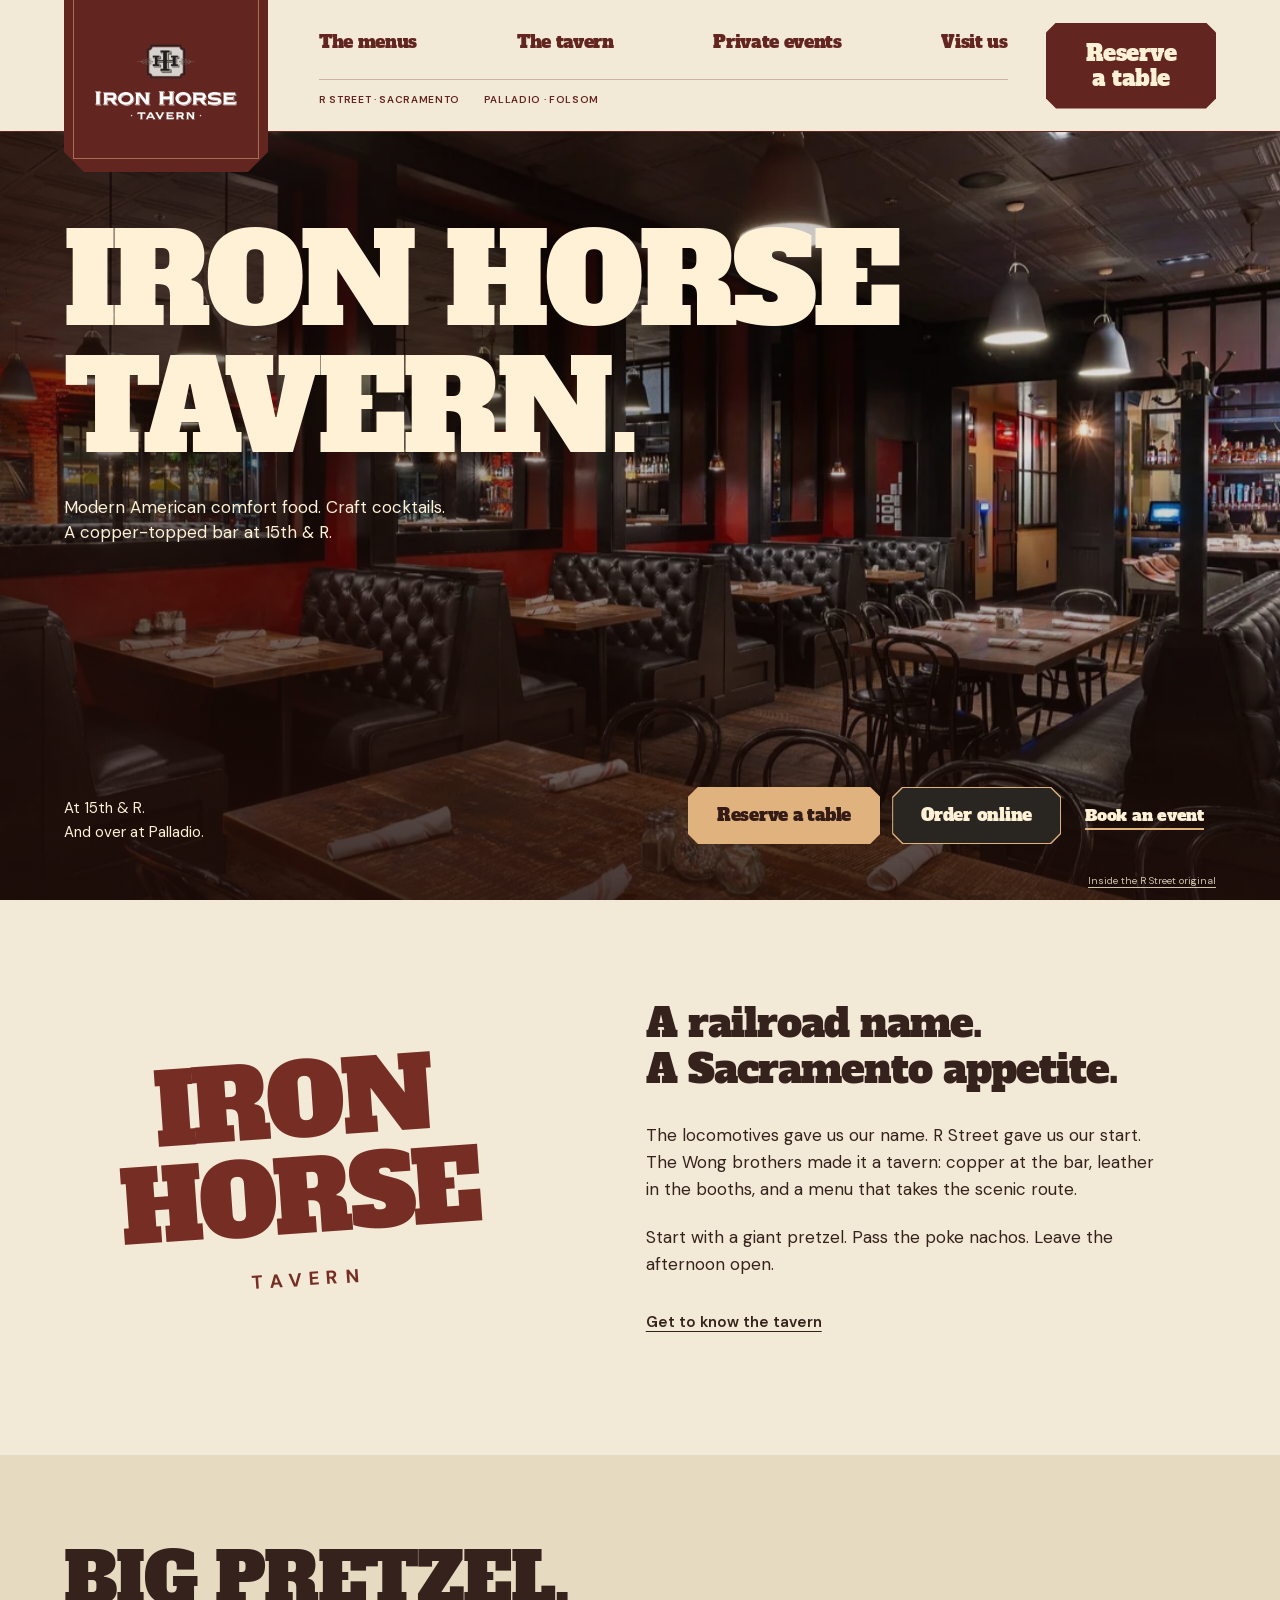
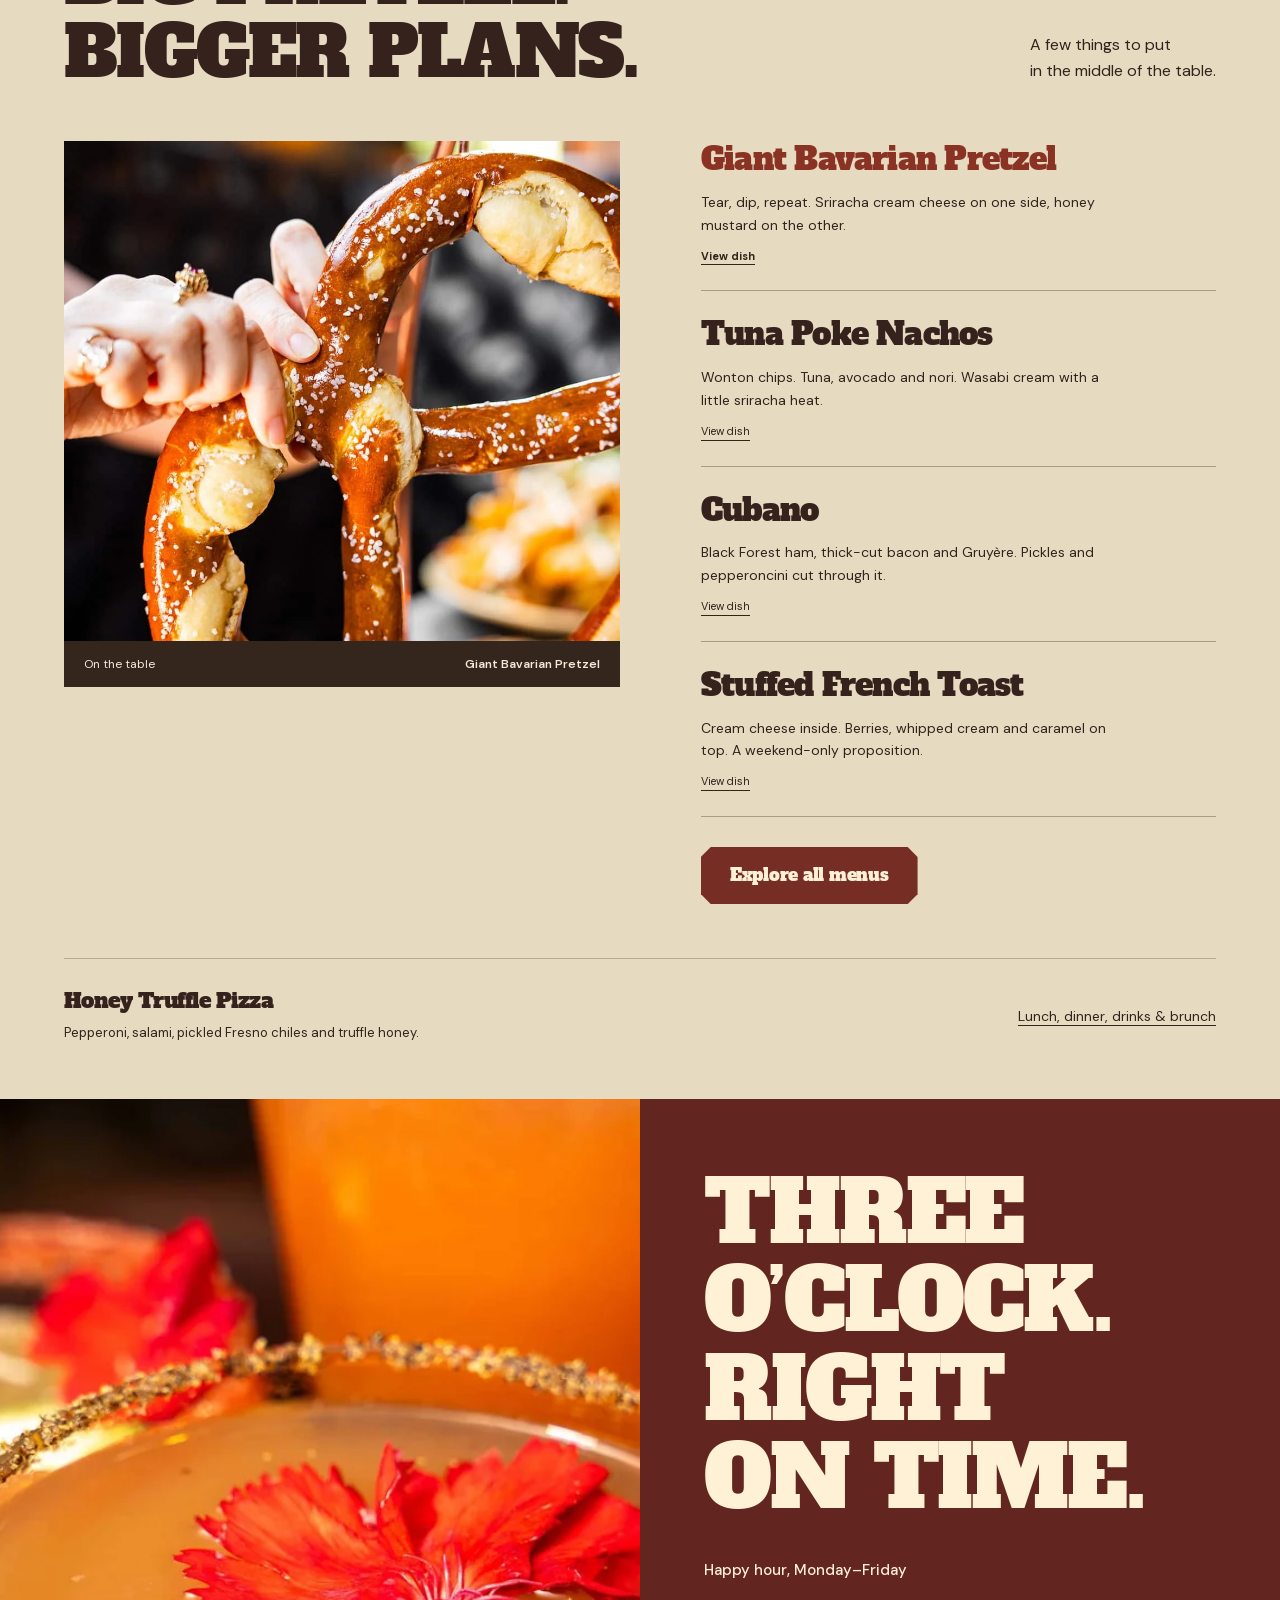
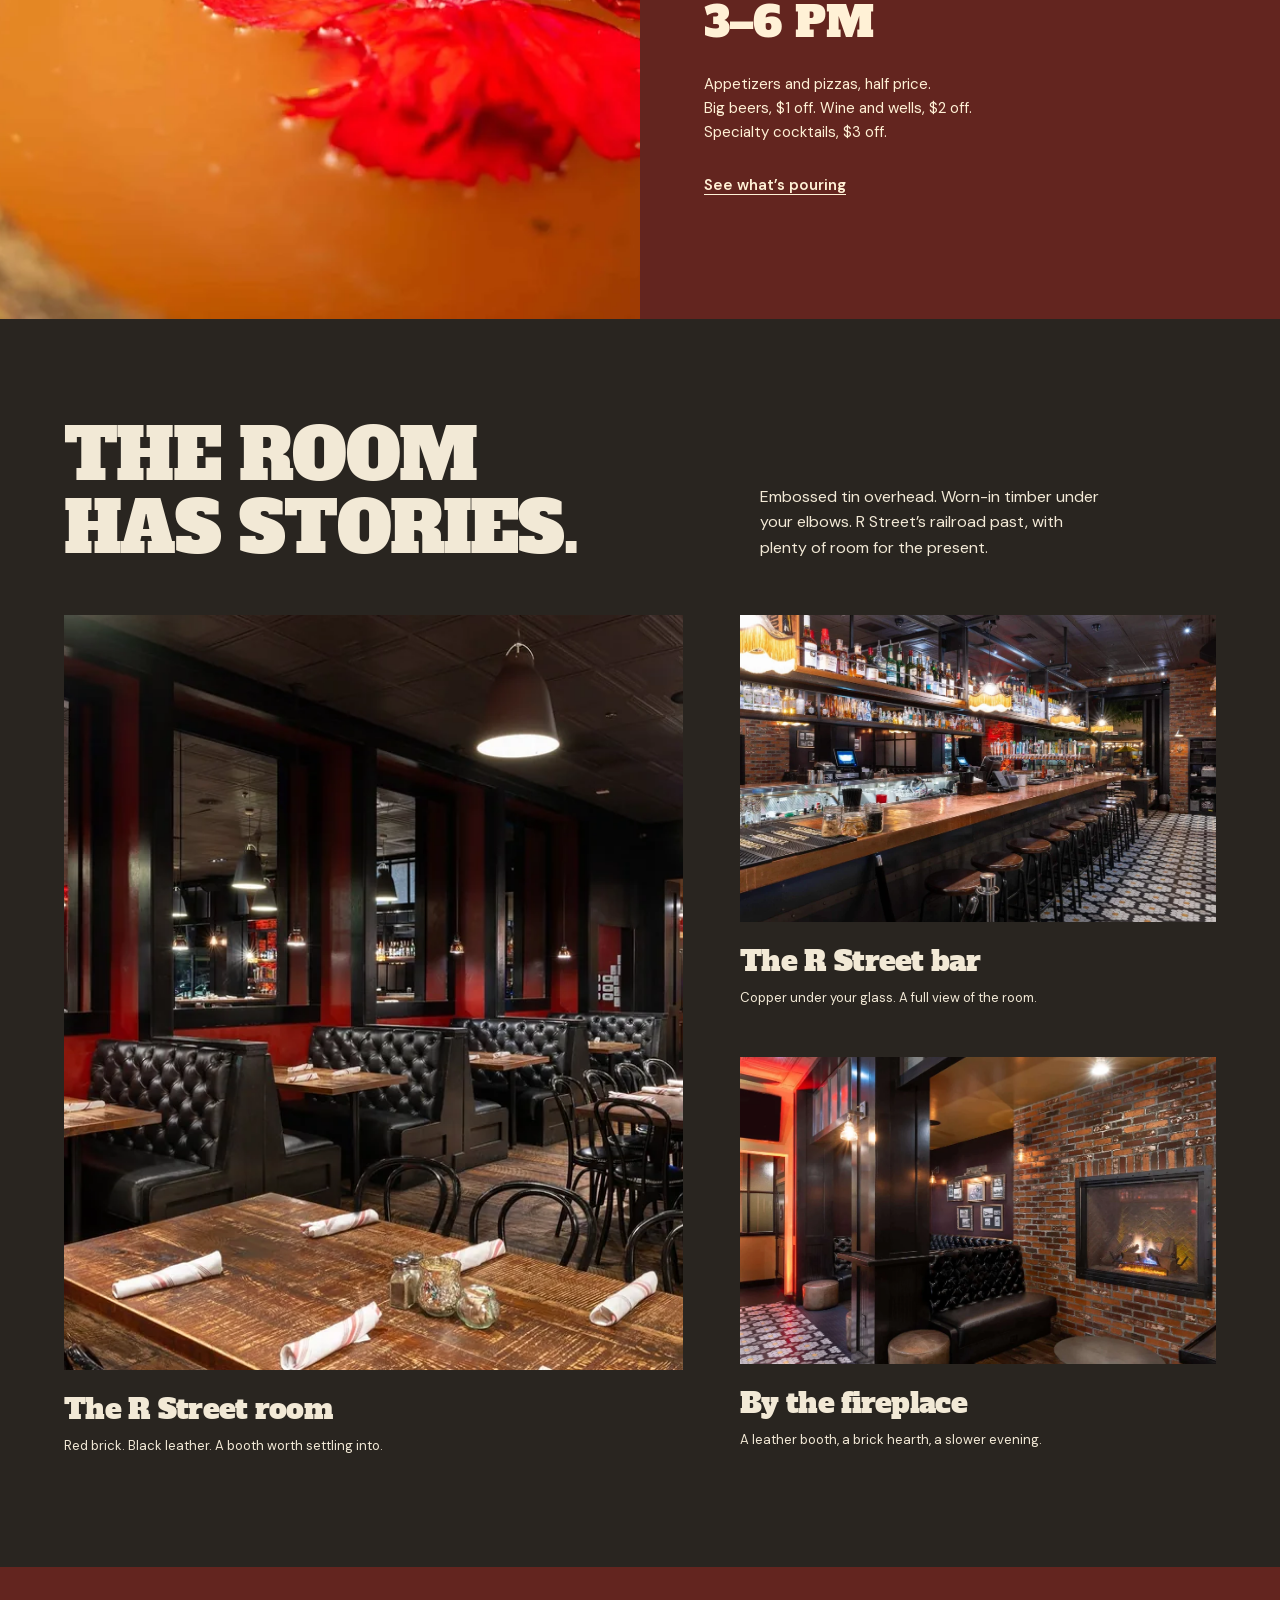
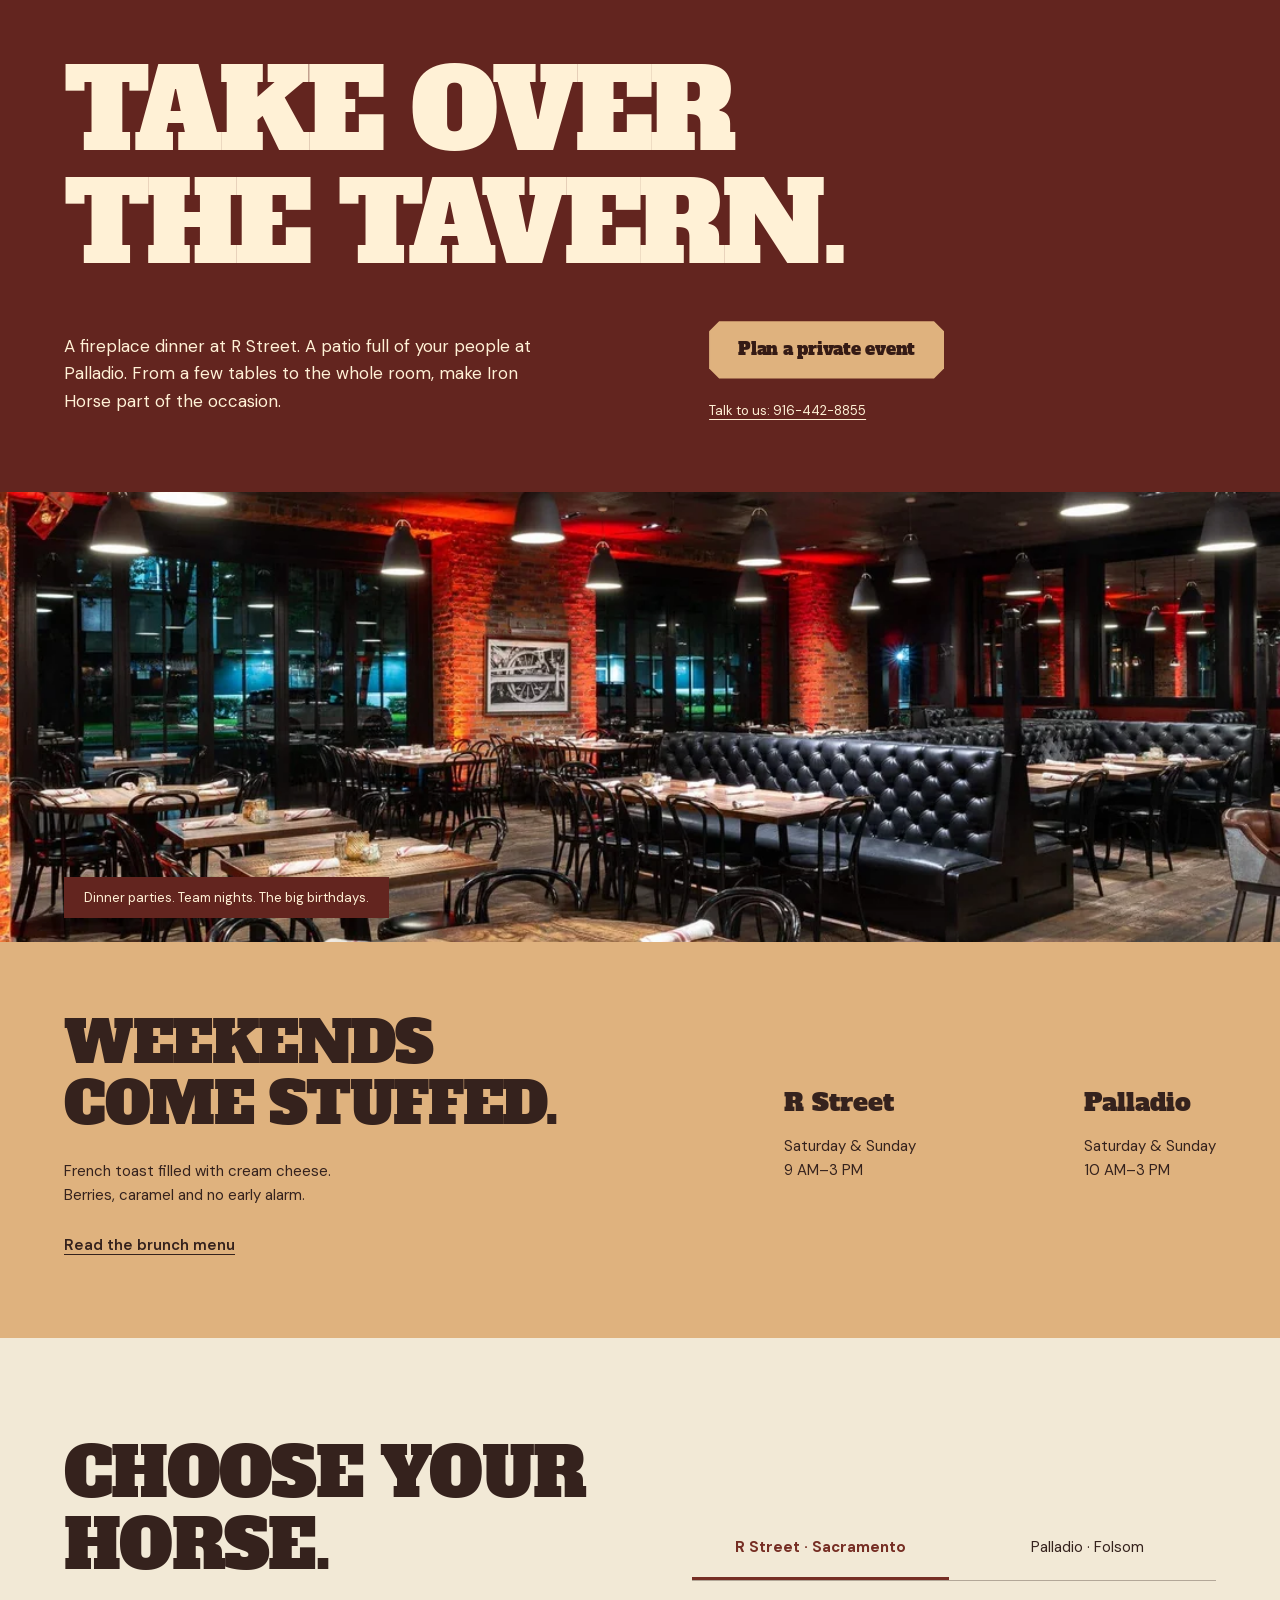
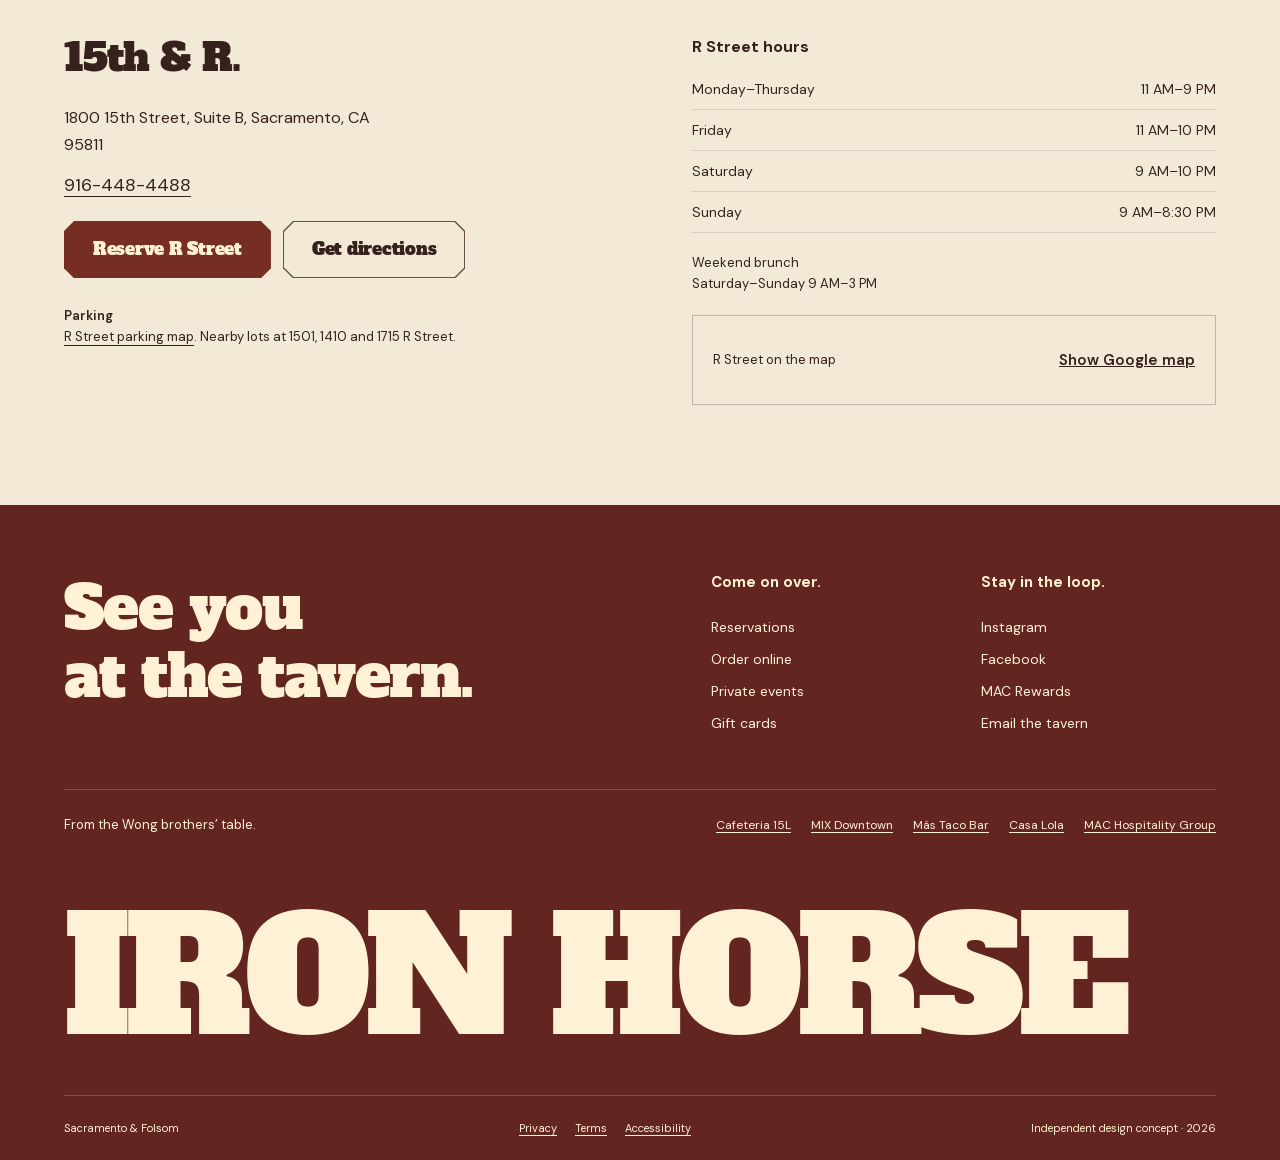
<file: index.html>
<!doctype html><html lang="en"><head><meta charset="utf-8"><meta name="viewport" content="width=device-width,initial-scale=1"><meta name="robots" content="noindex,nofollow"><meta name="theme-color" content="#63251f"><title>Iron Horse Tavern | Sacramento</title><meta name="description" content="Iron Horse Tavern at 15th & R in Sacramento and Palladio in Folsom. Menus, happy hour, weekend brunch and private events."><meta property="og:title" content="Iron Horse Tavern · Home"><meta property="og:description" content="Iron Horse Tavern at 15th & R in Sacramento and Palladio in Folsom. Menus, happy hour, weekend brunch and private events."><link rel="icon" href="assets/logo.webp"><link rel="stylesheet" href="assets/styles.css"><script src="assets/app.js" defer></script><script type="application/ld+json">{"@context": "https://schema.org", "@type": "Restaurant", "name": "Iron Horse Tavern", "sameAs": "https://www.ironhorsetavern.net/", "servesCuisine": "American", "address": ["1800 15th Street, Suite B, Sacramento, CA 95811", "460 Palladio Parkway, Folsom, CA 95630"]}</script>


<link rel="stylesheet" href="assets/horse.css"><script src="assets/horse.js" defer></script></head><body class="iron-horse-tavern horse-home"><div class="shell"><a class="skip" href="#main">Skip to content</a><header class="site-header"><a class="brand" href="index.html" aria-label="Iron Horse Tavern home"><img src="assets/logo.webp" alt="Iron Horse Tavern" width="170" height="88"></a><button class="menu-toggle" aria-expanded="false" aria-controls="main-nav">Menu</button><nav id="main-nav" class="main-nav" aria-label="Main navigation"><div class="nav-links"><a href="menu/">The menus</a><a href="gallery/">The tavern</a><a href="private-events/">Private events</a><a href="visit/">Visit us</a></div><a class="button header-reserve" href="reservations/"><span>Reserve<br> a table</span></a><div class="nav-locations" aria-label="Our locations"><a href="visit/#location-1">R Street · Sacramento</a><a href="visit/#location-2">Palladio · Folsom</a></div></nav></header><main id="main">
<section class="horse-hero"><div class="hero-room"><img class="" src="assets/ihtr1-1800.webp" srcset="assets/ihtr1-600.webp 600w, assets/ihtr1-1100.webp 1100w, assets/ihtr1-1800.webp 1800w" sizes="(max-width:700px) 100vw, 70vw" alt="Red brick, leather booths and timber tables in Iron Horse Tavern’s R Street dining room" width="1800" height="1200" fetchpriority="high" decoding="async"></div><div class="hero-words"><h1>IRON HORSE<br>TAVERN.</h1><p>Modern American comfort food. Craft cocktails.<br>A copper-topped bar at 15th &amp; R.</p></div><div class="hero-bottom"><p>At 15th & R.<br> And over at Palladio.</p><div class="actions"><a class="button" href="reservations/">Reserve a table</a><a class="button secondary" href="order-online/">Order online</a><a class="hero-event" href="private-events/">Book an event</a></div></div><a class="photo-credit" href="gallery/">Inside the R Street original</a></section>
<section class="horse-story"><div class="story-name" aria-hidden="true">IRON<br>HORSE<br><span>TAVERN</span></div><div class="story-copy"><h2>A railroad name.<br>A Sacramento appetite.</h2><p>The locomotives gave us our name. R Street gave us our start. The Wong brothers made it a tavern: copper at the bar, leather in the booths, and a menu that takes the scenic route.</p><p>Start with a giant pretzel. Pass the poke nachos. Leave the afternoon open.</p><a class="plain-link" href="gallery/">Get to know the tavern</a></div></section>
<section class="horse-menu" id="menu"><div class="menu-heading"><h2>BIG PRETZEL.<br>BIGGER PLANS.</h2><p>A few things to put<br>in the middle of the table.</p></div><div class="menu-stage"><figure class="dish-photo"><img class="active-dish" src="assets/pretzel-1024.webp" srcset="assets/pretzel-600.webp 600w, assets/pretzel-1024.webp 1024w" sizes="(max-width:700px) 100vw, 70vw" alt="Giant Bavarian Pretzel" width="1800" height="1200" loading="lazy" decoding="async"><figcaption>On the table <span data-dish-caption>Giant Bavarian Pretzel</span></figcaption></figure><div class="dish-list"><button class="dish-choice" aria-pressed="true" data-dish="pretzel" data-alt="Giant Bavarian Pretzel"><span class="dish-name">Giant Bavarian Pretzel</span><span class="dish-detail">Tear, dip, repeat. Sriracha cream cheese on one side, honey mustard on the other.</span><span class="dish-view">View dish</span></button><button class="dish-choice" aria-pressed="false" data-dish="poke-nachos" data-alt="Tuna Poke Nachos"><span class="dish-name">Tuna Poke Nachos</span><span class="dish-detail">Wonton chips. Tuna, avocado and nori. Wasabi cream with a little sriracha heat.</span><span class="dish-view">View dish</span></button><button class="dish-choice" aria-pressed="false" data-dish="cubano" data-alt="Cubano"><span class="dish-name">Cubano</span><span class="dish-detail">Black Forest ham, thick-cut bacon and Gruyère. Pickles and pepperoncini cut through it.</span><span class="dish-view">View dish</span></button><button class="dish-choice" aria-pressed="false" data-dish="french-toast" data-alt="Stuffed French Toast"><span class="dish-name">Stuffed French Toast</span><span class="dish-detail">Cream cheese inside. Berries, whipped cream and caramel on top. A weekend-only proposition.</span><span class="dish-view">View dish</span></button><a class="button" href="menu/">Explore all menus</a></div></div><div class="menu-afterthought"><div><h3>Honey Truffle Pizza</h3><p>Pepperoni, salami, pickled Fresno chiles and truffle honey.</p></div><a href="menu/">Lunch, dinner, drinks & brunch</a></div></section>
<section class="horse-hour"><div class="hour-photo"><img class="" src="assets/cocktail-1800.webp" srcset="assets/cocktail-600.webp 600w, assets/cocktail-1100.webp 1100w, assets/cocktail-1800.webp 1800w" sizes="(max-width:700px) 100vw, 70vw" alt="Iron Horse cocktails with citrus and a red flower garnish" width="1800" height="1200" loading="lazy" decoding="async"></div><div class="hour-copy"><h2>THREE<br>O’CLOCK.<br>RIGHT<br>ON TIME.</h2><div class="hour-offer"><h3>Happy hour, Monday–Friday</h3><p class="hour-time">3–6 PM</p><p>Appetizers and pizzas, half price.<br>Big beers, $1 off. Wine and wells, $2 off.<br>Specialty cocktails, $3 off.</p><a class="plain-link" href="menu/">See what’s pouring</a></div></div></section>
<section class="horse-rooms" id="the-space"><div class="rooms-intro"><h2>THE ROOM<br>HAS STORIES.</h2><p>Embossed tin overhead. Worn-in timber under your elbows. R Street’s railroad past, with plenty of room for the present.</p></div><div class="rooms-grid"><button class="room-photo gallery-item" data-full="assets/ihtr1-1800.webp" data-caption="The R Street room" aria-label="Enlarge: The R Street room"><img class="" src="assets/ihtr1-1800.webp" srcset="assets/ihtr1-600.webp 600w, assets/ihtr1-1100.webp 1100w, assets/ihtr1-1800.webp 1800w" sizes="(max-width:700px) 100vw, 70vw" alt="The R Street room" width="1800" height="1200" loading="lazy" decoding="async"><span class="room-caption"><strong>The R Street room</strong><small>Red brick. Black leather. A booth worth settling into.</small></span></button><button class="room-photo gallery-item" data-full="assets/r-street-bar-1800.webp" data-caption="The R Street bar" aria-label="Enlarge: The R Street bar"><img class="" src="assets/r-street-bar-1800.webp" srcset="assets/r-street-bar-600.webp 600w, assets/r-street-bar-1100.webp 1100w, assets/r-street-bar-1800.webp 1800w" sizes="(max-width:700px) 100vw, 70vw" alt="The R Street bar" width="1800" height="1200" loading="lazy" decoding="async"><span class="room-caption"><strong>The R Street bar</strong><small>Copper under your glass. A full view of the room.</small></span></button><button class="room-photo gallery-item" data-full="assets/r-street-fireplace-1800.webp" data-caption="By the fireplace" aria-label="Enlarge: By the fireplace"><img class="" src="assets/r-street-fireplace-1800.webp" srcset="assets/r-street-fireplace-600.webp 600w, assets/r-street-fireplace-1100.webp 1100w, assets/r-street-fireplace-1800.webp 1800w" sizes="(max-width:700px) 100vw, 70vw" alt="By the fireplace" width="1800" height="1200" loading="lazy" decoding="async"><span class="room-caption"><strong>By the fireplace</strong><small>A leather booth, a brick hearth, a slower evening.</small></span></button></div></section>
<section class="horse-events"><div class="event-poster"><h2>TAKE OVER<br>THE TAVERN.</h2><div class="event-description"><p>A fireplace dinner at R Street. A patio full of your people at Palladio. From a few tables to the whole room, make Iron Horse part of the occasion.</p><div><a class="button" href="private-events/">Plan a private event</a><a class="event-phone" href="tel:+19164428855">Talk to us: 916-442-8855</a></div></div></div><div class="event-room"><img class="" src="assets/r-street-dining-1800.webp" srcset="assets/r-street-dining-600.webp 600w, assets/r-street-dining-1100.webp 1100w, assets/r-street-dining-1800.webp 1800w" sizes="(max-width:700px) 100vw, 70vw" alt="The R Street dining room with leather banquettes and timber tables" width="1800" height="1200" loading="lazy" decoding="async"><span>Dinner parties. Team nights. The big birthdays.</span></div></section>
<section class="horse-brunch"><div><h2>WEEKENDS<br>COME STUFFED.</h2><p>French toast filled with cream cheese.<br>Berries, caramel and no early alarm.</p><a class="plain-link" href="https://www.ironhorsetavern.net/wp-content/uploads/2026/08/Iron-Horse-Brunch-Menu-8.13.26-v9.pdf">Read the brunch menu</a></div><div class="brunch-times"><p><b>R Street</b>Saturday & Sunday<br>9 AM–3 PM</p><p><b>Palladio</b>Saturday & Sunday<br>10 AM–3 PM</p></div></section>
<section class="horse-visit" id="visit"><div class="visit-heading"><h2>CHOOSE YOUR<br>HORSE.</h2><div class="location-tabs" aria-label="Choose a tavern"><button id="location-0" aria-pressed="true" aria-controls="branch-0" data-branch="0">R Street · Sacramento</button><button id="location-1" aria-pressed="false" aria-controls="branch-1" data-branch="1">Palladio · Folsom</button></div></div><article class="branch-panel" id="branch-0" aria-labelledby="location-0"><div class="branch-address"><h3>15th & R.</h3><address>1800 15th Street, Suite B, Sacramento, CA 95811</address><a class="branch-phone" href="tel:+19164484488">916-448-4488</a><div class="actions"><a class="button" href="https://tables.toasttab.com/restaurants/6755928a-edc8-41a3-a4ce-fac139cf1775/findTime">Reserve R Street</a><a class="button secondary" href="https://www.google.com/maps/place/Iron+Horse+Tavern+-+R+St.+Sacramento/@38.5695579,-121.4906877,15z/data=!4m2!3m1!1s0x0:0x72c02b126ce789c5">Get directions</a></div><p class="parking"><b>Parking</b><br><a href="https://www.rstreetcorridor.com/parking-transportation">R Street parking map</a>. Nearby lots at 1501, 1410 and 1715 R Street.</p></div><div><table class="hours"><caption>R Street hours</caption><tbody><tr><th scope="row">Monday–Thursday</th><td>11 AM–9 PM</td></tr><tr><th scope="row">Friday</th><td>11 AM–10 PM</td></tr><tr><th scope="row">Saturday</th><td>9 AM–10 PM</td></tr><tr><th scope="row">Sunday</th><td>9 AM–8:30 PM</td></tr></tbody></table><p class="brunch-note">Weekend brunch<br>Saturday–Sunday 9 AM–3 PM</p><div class="map-panel"><p>R Street on the map</p><button class="plain-link" data-map-address="1800 15th Street, Suite B, Sacramento, CA 95811" data-map-name="Iron Horse Tavern R Street">Show Google map</button></div></div></article><article class="branch-panel" id="branch-1" aria-labelledby="location-1"><div class="branch-address"><h3>Meet at Palladio.</h3><address>460 Palladio Parkway, Folsom, CA 95630</address><a class="branch-phone" href="tel:+19166184322">916-618-4322</a><div class="actions"><a class="button" href="https://tables.toasttab.com/restaurants/a1507e03-95db-4cff-8e32-2c92b9cc6b1a/findTime">Reserve Folsom</a><a class="button secondary" href="https://www.google.com/maps/place/Iron+Horse+Tavern+Folsom/@38.6520487,-121.1205792,15z/data=!4m2!3m1!1s0x0:0x85b45a94b9205ecd">Get directions</a></div><p class="parking"><b>Parking</b><br>Palladio parking garage at 340 Palladio Parkway. <a href="https://gopalladio.com/venue/palladio-parking-garage/">Parking details</a>.</p></div><div><table class="hours"><caption>Folsom hours</caption><tbody><tr><th scope="row">Monday</th><td>11 AM–8:30 PM</td></tr><tr><th scope="row">Tuesday–Thursday</th><td>11 AM–9 PM</td></tr><tr><th scope="row">Friday</th><td>11 AM–9:30 PM</td></tr><tr><th scope="row">Saturday</th><td>10 AM–9:30 PM</td></tr><tr><th scope="row">Sunday</th><td>10 AM–8:30 PM</td></tr></tbody></table><p class="brunch-note">Weekend brunch<br>Saturday–Sunday 10 AM–3 PM</p><div class="map-panel"><p>Folsom on the map</p><button class="plain-link" data-map-address="460 Palladio Parkway, Folsom, CA 95630" data-map-name="Iron Horse Tavern Folsom">Show Google map</button></div></div></article></section>
</main><footer class="horse-footer"><div class="footer-first"><p class="footer-call">See you<br>at the tavern.</p><div class="footer-info"><div><h2>Come on over.</h2><a href="reservations/">Reservations</a><a href="order-online/">Order online</a><a href="private-events/">Private events</a><a href="https://www.ironhorsetavern.net/gift-cards/">Gift cards</a></div><div><h2>Stay in the loop.</h2><a href="https://www.instagram.com/ironhorsetavern/?hl=en">Instagram</a><a href="https://www.facebook.com/profile.php?id=1221532997862401&_rdr">Facebook</a><a href="https://www.toasttab.com/mac-hospitality-gift-card-1116-15th-street/rewardsSignup">MAC Rewards</a><a href="mailto:info@ironhorsetavern.net">Email the tavern</a></div></div></div><div class="family"><p>From the Wong brothers’ table.</p><div><a href="https://www.cafeteria15l.com/">Cafeteria 15L</a><a href="https://www.mixdowntown.net/">MIX Downtown</a><a href="https://www.mastacobar.com/">Más Taco Bar</a><a href="https://www.vivacasalola.com/">Casa Lola</a><a href="https://www.machospitalitygroup.com/">MAC Hospitality Group</a></div></div><div class="footer-word" aria-hidden="true">IRON HORSE</div><div class="footer-bottom"><span>Sacramento & Folsom</span><div class="legal"><a href="https://www.ironhorsetavern.net/privacy-policy/">Privacy</a><a href="https://www.ironhorsetavern.net/terms-of-use/">Terms</a><a href="https://www.ironhorsetavern.net/ada-accessibility/">Accessibility</a></div><span>Independent design concept · 2026</span></div></footer><dialog class="lightbox" aria-label="Venue photo gallery"><img alt=""><p class="lightbox-caption"></p><div class="lightbox-controls"><button type="button" data-prev>Previous</button><span class="lightbox-count" role="status" aria-live="polite"></span><button type="button" data-next>Next</button><button type="button" data-close>Close</button></div></dialog></div></body></html>
</file>
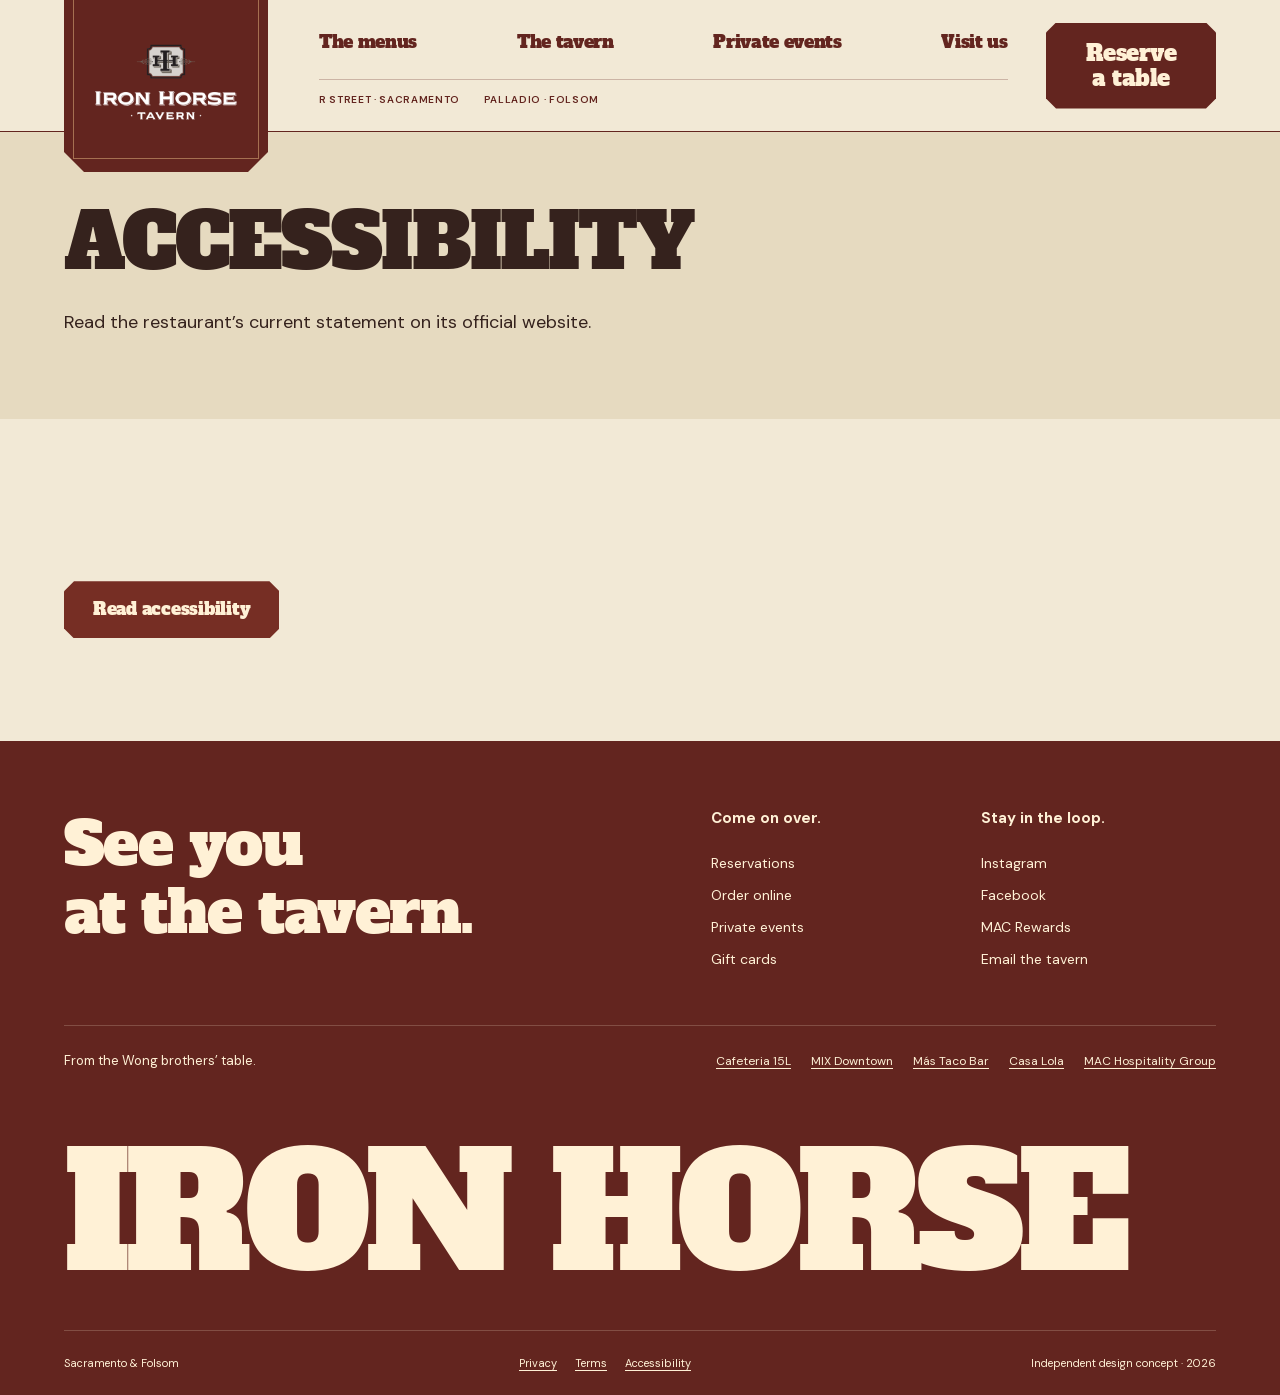
<file: ada-accessibility/index.html>
<!doctype html><html lang="en"><head><meta charset="utf-8"><meta name="viewport" content="width=device-width,initial-scale=1"><meta name="robots" content="noindex,nofollow"><meta name="theme-color" content="#63251f"><title>Accessibility | Iron Horse Tavern</title><meta name="description" content="Iron Horse Tavern at R Street and Palladio. Menus, reservations and private events."><meta property="og:title" content="Iron Horse Tavern · Accessibility"><meta property="og:description" content="Iron Horse Tavern at R Street and Palladio. Menus, reservations and private events."><link rel="icon" href="../assets/logo.webp"><link rel="stylesheet" href="../assets/styles.css"><script src="../assets/app.js" defer></script><script type="application/ld+json">{"@context": "https://schema.org", "@type": "Restaurant", "name": "Iron Horse Tavern", "sameAs": "https://www.ironhorsetavern.net/", "servesCuisine": "American", "address": ["1800 15th Street, Suite B, Sacramento, CA 95811", "460 Palladio Parkway, Folsom, CA 95630"]}</script><link rel="stylesheet" href="../assets/horse.css"><script src="../assets/horse.js" defer></script></head><body class="iron-horse-tavern"><div class="shell"><a class="skip" href="#main">Skip to content</a><header class="site-header"><a class="brand" href="../index.html" aria-label="Iron Horse Tavern home"><img src="../assets/logo.webp" alt="Iron Horse Tavern" width="170" height="88"></a><button class="menu-toggle" aria-expanded="false" aria-controls="main-nav">Menu</button><nav id="main-nav" class="main-nav" aria-label="Main navigation"><div class="nav-links"><a href="../menu/">The menus</a><a href="../gallery/">The tavern</a><a href="../private-events/">Private events</a><a href="../visit/">Visit us</a></div><a class="button header-reserve" href="../reservations/"><span>Reserve<br> a table</span></a><div class="nav-locations" aria-label="Our locations"><a href="../visit/#location-1">R Street · Sacramento</a><a href="../visit/#location-2">Palladio · Folsom</a></div></nav></header><main id="main"><div class="page-head"><a class="back-home" href="../index.html">Iron Horse Tavern</a><h1>Accessibility</h1><p>Read the restaurant’s current statement on its official website.</p></div><section class="section"><a class="button" href="https://www.ironhorsetavern.net/ada-accessibility/">Read accessibility</a></section></main><footer class="horse-footer"><div class="footer-first"><p class="footer-call">See you<br>at the tavern.</p><div class="footer-info"><div><h2>Come on over.</h2><a href="../reservations/">Reservations</a><a href="../order-online/">Order online</a><a href="../private-events/">Private events</a><a href="https://www.ironhorsetavern.net/gift-cards/">Gift cards</a></div><div><h2>Stay in the loop.</h2><a href="https://www.instagram.com/ironhorsetavern/?hl=en">Instagram</a><a href="https://www.facebook.com/profile.php?id=1221532997862401&_rdr">Facebook</a><a href="https://www.toasttab.com/mac-hospitality-gift-card-1116-15th-street/rewardsSignup">MAC Rewards</a><a href="mailto:info@ironhorsetavern.net">Email the tavern</a></div></div></div><div class="family"><p>From the Wong brothers’ table.</p><div><a href="https://www.cafeteria15l.com/">Cafeteria 15L</a><a href="https://www.mixdowntown.net/">MIX Downtown</a><a href="https://www.mastacobar.com/">Más Taco Bar</a><a href="https://www.vivacasalola.com/">Casa Lola</a><a href="https://www.machospitalitygroup.com/">MAC Hospitality Group</a></div></div><div class="footer-word" aria-hidden="true">IRON HORSE</div><div class="footer-bottom"><span>Sacramento & Folsom</span><div class="legal"><a href="https://www.ironhorsetavern.net/privacy-policy/">Privacy</a><a href="https://www.ironhorsetavern.net/terms-of-use/">Terms</a><a href="https://www.ironhorsetavern.net/ada-accessibility/">Accessibility</a></div><span>Independent design concept · 2026</span></div></footer></div></body></html>
</file>
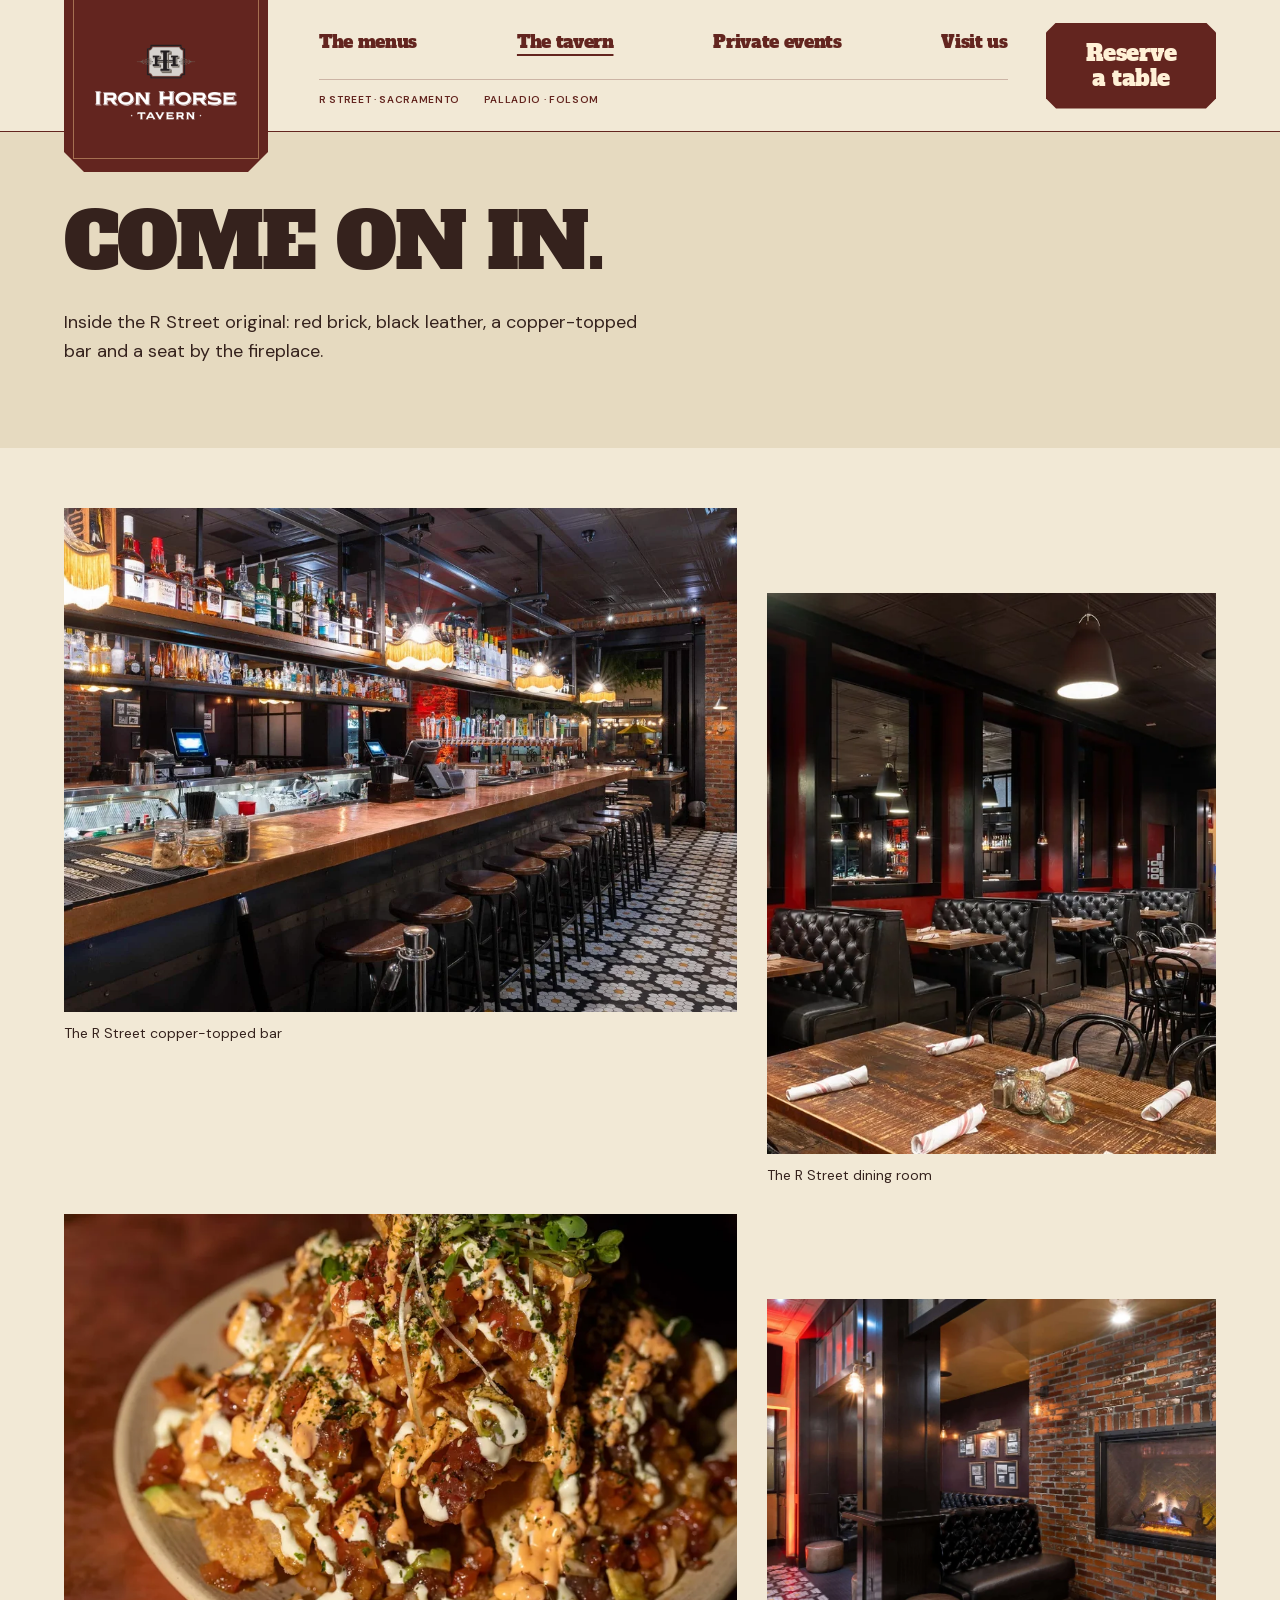
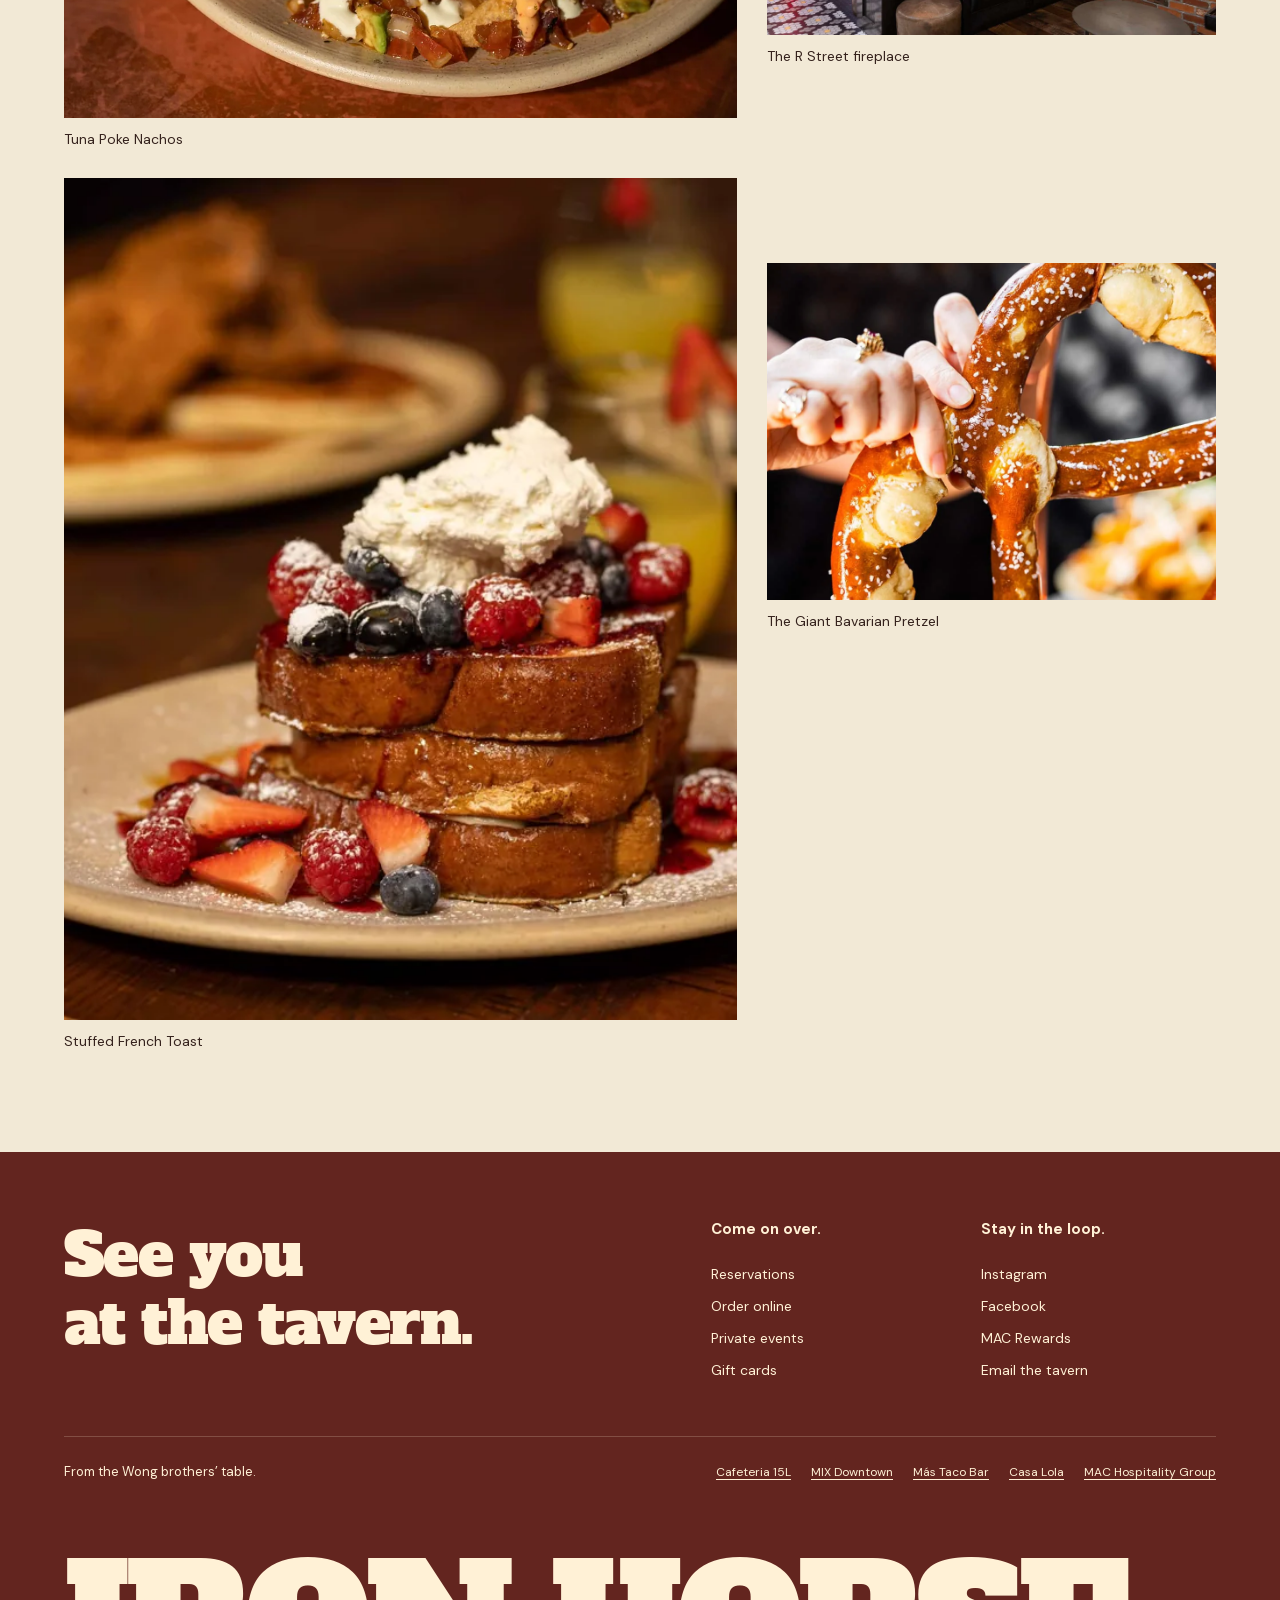
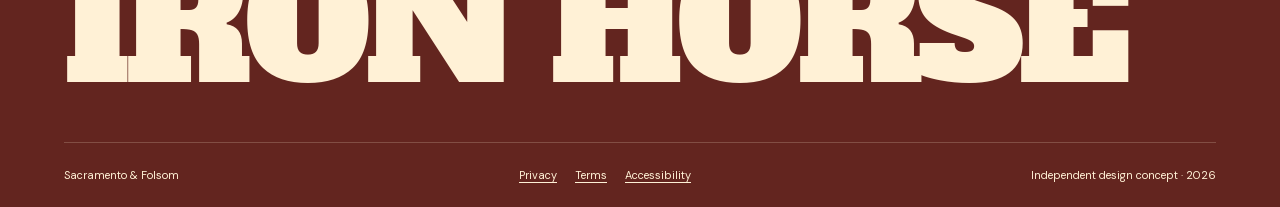
<file: gallery/index.html>
<!doctype html><html lang="en"><head><meta charset="utf-8"><meta name="viewport" content="width=device-width,initial-scale=1"><meta name="robots" content="noindex,nofollow"><meta name="theme-color" content="#63251f"><title>The space | Iron Horse Tavern</title><meta name="description" content="Iron Horse Tavern at R Street and Palladio. Menus, reservations and private events."><meta property="og:title" content="Iron Horse Tavern · The space"><meta property="og:description" content="Iron Horse Tavern at R Street and Palladio. Menus, reservations and private events."><link rel="icon" href="../assets/logo.webp"><link rel="stylesheet" href="../assets/styles.css"><script src="../assets/app.js" defer></script><script type="application/ld+json">{"@context": "https://schema.org", "@type": "Restaurant", "name": "Iron Horse Tavern", "sameAs": "https://www.ironhorsetavern.net/", "servesCuisine": "American", "address": ["1800 15th Street, Suite B, Sacramento, CA 95811", "460 Palladio Parkway, Folsom, CA 95630"]}</script><link rel="stylesheet" href="../assets/horse.css"><script src="../assets/horse.js" defer></script></head><body class="iron-horse-tavern"><div class="shell"><a class="skip" href="#main">Skip to content</a><header class="site-header"><a class="brand" href="../index.html" aria-label="Iron Horse Tavern home"><img src="../assets/logo.webp" alt="Iron Horse Tavern" width="170" height="88"></a><button class="menu-toggle" aria-expanded="false" aria-controls="main-nav">Menu</button><nav id="main-nav" class="main-nav" aria-label="Main navigation"><div class="nav-links"><a href="../menu/">The menus</a><a aria-current="page" href="../gallery/">The tavern</a><a href="../private-events/">Private events</a><a href="../visit/">Visit us</a></div><a class="button header-reserve" href="../reservations/"><span>Reserve<br> a table</span></a><div class="nav-locations" aria-label="Our locations"><a href="../visit/#location-1">R Street · Sacramento</a><a href="../visit/#location-2">Palladio · Folsom</a></div></nav></header><main id="main"><div class="page-head"><a class="back-home" href="../index.html">Iron Horse Tavern</a><h1>Come on in.</h1><p>Inside the R Street original: red brick, black leather, a copper-topped bar and a seat by the fireplace.</p></div><section class="section gallery-grid" aria-label="Photo gallery"><button class="gallery-item" data-full="../assets/r-street-bar-1800.webp" data-caption="The R Street copper-topped bar" aria-label="Enlarge: The R Street copper-topped bar"><div class="photo"><img src="../assets/r-street-bar-1800.webp" srcset="../assets/r-street-bar-600.webp 600w, ../assets/r-street-bar-1100.webp 1100w, ../assets/r-street-bar-1800.webp 1800w" sizes="(max-width:650px) calc(100vw - 44px), (max-width:1100px) 60vw, 1000px" width="2160" height="1440" alt="The R Street copper-topped bar" loading="lazy" decoding="async"></div><span>The R Street copper-topped bar</span></button><button class="gallery-item" data-full="../assets/ihtr1-1800.webp" data-caption="The R Street dining room" aria-label="Enlarge: The R Street dining room"><div class="photo"><img src="../assets/ihtr1-1800.webp" srcset="../assets/ihtr1-600.webp 600w, ../assets/ihtr1-1100.webp 1100w, ../assets/ihtr1-1800.webp 1800w" sizes="(max-width:650px) calc(100vw - 44px), (max-width:1100px) 60vw, 1000px" width="2160" height="1440" alt="The R Street dining room" loading="lazy" decoding="async"></div><span>The R Street dining room</span></button><button class="gallery-item" data-full="../assets/poke-nachos-1800.webp" data-caption="Tuna Poke Nachos" aria-label="Enlarge: Tuna Poke Nachos"><div class="photo"><img src="../assets/poke-nachos-1800.webp" srcset="../assets/poke-nachos-600.webp 600w, ../assets/poke-nachos-1100.webp 1100w, ../assets/poke-nachos-1800.webp 1800w" sizes="(max-width:650px) calc(100vw - 44px), (max-width:1100px) 60vw, 1000px" width="2560" height="1710" alt="Tuna Poke Nachos" loading="lazy" decoding="async"></div><span>Tuna Poke Nachos</span></button><button class="gallery-item" data-full="../assets/r-street-fireplace-1800.webp" data-caption="The R Street fireplace" aria-label="Enlarge: The R Street fireplace"><div class="photo"><img src="../assets/r-street-fireplace-1800.webp" srcset="../assets/r-street-fireplace-600.webp 600w, ../assets/r-street-fireplace-1100.webp 1100w, ../assets/r-street-fireplace-1800.webp 1800w" sizes="(max-width:650px) calc(100vw - 44px), (max-width:1100px) 60vw, 1000px" width="2160" height="1440" alt="The R Street fireplace" loading="lazy" decoding="async"></div><span>The R Street fireplace</span></button><button class="gallery-item" data-full="../assets/french-toast-1800.webp" data-caption="Stuffed French Toast" aria-label="Enlarge: Stuffed French Toast"><div class="photo"><img src="../assets/french-toast-1800.webp" srcset="../assets/french-toast-600.webp 600w, ../assets/french-toast-1100.webp 1100w, ../assets/french-toast-1800.webp 1800w" sizes="(max-width:650px) calc(100vw - 44px), (max-width:1100px) 60vw, 1000px" width="2560" height="1710" alt="Stuffed French Toast" loading="lazy" decoding="async"></div><span>Stuffed French Toast</span></button><button class="gallery-item" data-full="../assets/pretzel-1024.webp" data-caption="The Giant Bavarian Pretzel" aria-label="Enlarge: The Giant Bavarian Pretzel"><div class="photo"><img src="../assets/pretzel-1024.webp" srcset="../assets/pretzel-600.webp 600w, ../assets/pretzel-1024.webp 1024w" sizes="(max-width:650px) calc(100vw - 44px), (max-width:1100px) 60vw, 1000px" width="1024" height="1536" alt="The Giant Bavarian Pretzel" loading="lazy" decoding="async"></div><span>The Giant Bavarian Pretzel</span></button></section><dialog class="lightbox" aria-label="Venue photo gallery"><img src="../assets/r-street-bar-1800.webp" alt=""><p class="lightbox-caption"></p><div class="lightbox-controls"><button type="button" data-prev>Previous</button><span class="lightbox-count" role="status" aria-live="polite"></span><button type="button" data-next>Next</button><button type="button" data-close>Close</button></div></dialog></main><footer class="horse-footer"><div class="footer-first"><p class="footer-call">See you<br>at the tavern.</p><div class="footer-info"><div><h2>Come on over.</h2><a href="../reservations/">Reservations</a><a href="../order-online/">Order online</a><a href="../private-events/">Private events</a><a href="https://www.ironhorsetavern.net/gift-cards/">Gift cards</a></div><div><h2>Stay in the loop.</h2><a href="https://www.instagram.com/ironhorsetavern/?hl=en">Instagram</a><a href="https://www.facebook.com/profile.php?id=1221532997862401&_rdr">Facebook</a><a href="https://www.toasttab.com/mac-hospitality-gift-card-1116-15th-street/rewardsSignup">MAC Rewards</a><a href="mailto:info@ironhorsetavern.net">Email the tavern</a></div></div></div><div class="family"><p>From the Wong brothers’ table.</p><div><a href="https://www.cafeteria15l.com/">Cafeteria 15L</a><a href="https://www.mixdowntown.net/">MIX Downtown</a><a href="https://www.mastacobar.com/">Más Taco Bar</a><a href="https://www.vivacasalola.com/">Casa Lola</a><a href="https://www.machospitalitygroup.com/">MAC Hospitality Group</a></div></div><div class="footer-word" aria-hidden="true">IRON HORSE</div><div class="footer-bottom"><span>Sacramento & Folsom</span><div class="legal"><a href="https://www.ironhorsetavern.net/privacy-policy/">Privacy</a><a href="https://www.ironhorsetavern.net/terms-of-use/">Terms</a><a href="https://www.ironhorsetavern.net/ada-accessibility/">Accessibility</a></div><span>Independent design concept · 2026</span></div></footer></div></body></html>
</file>
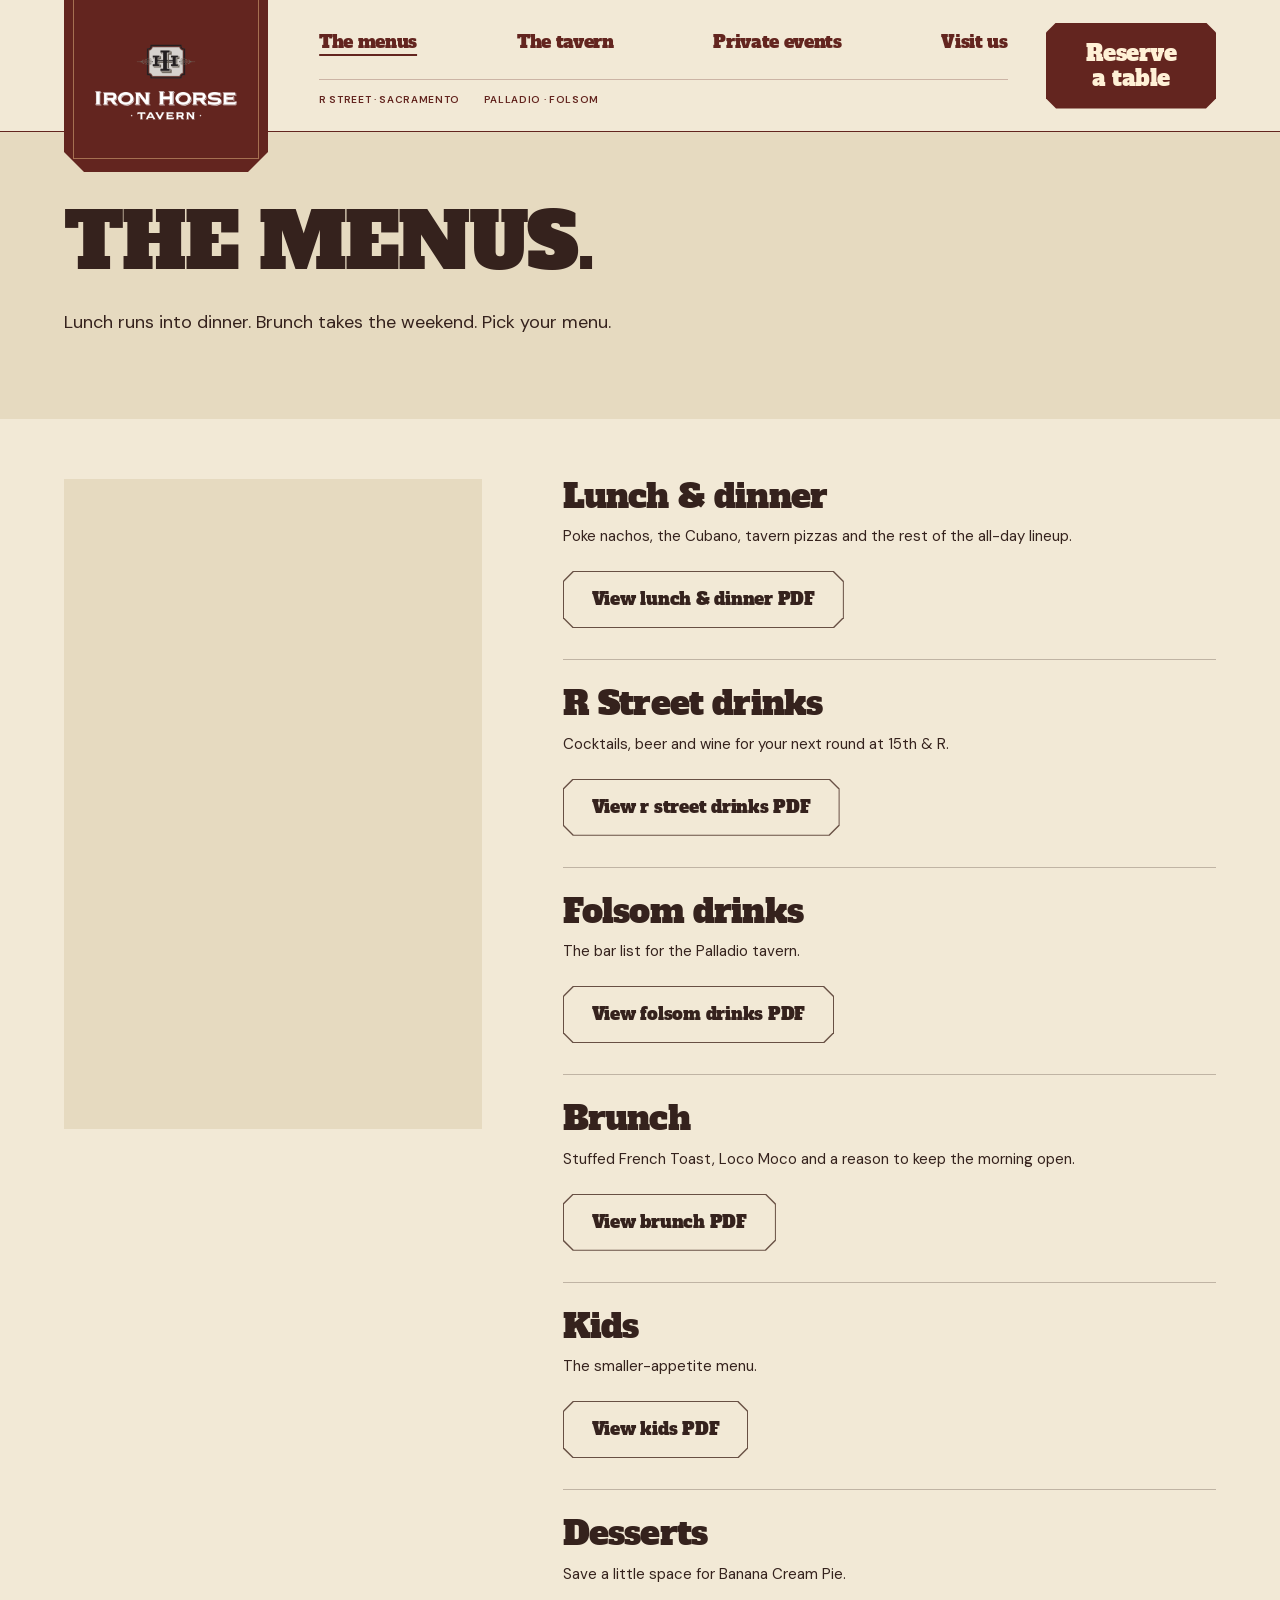
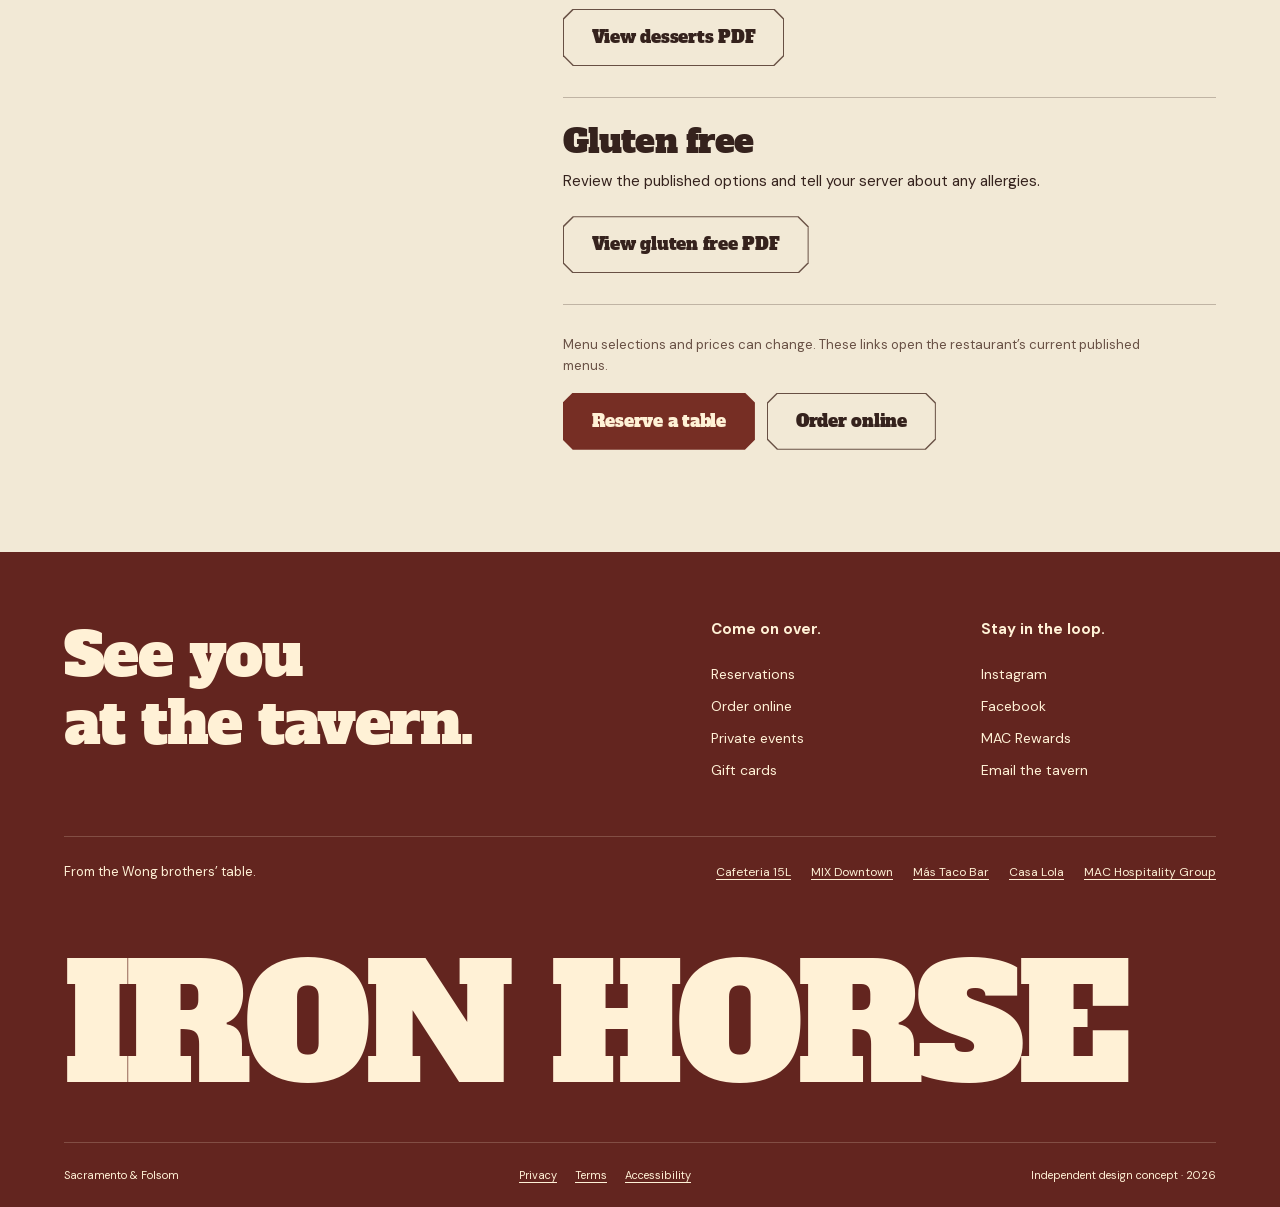
<file: menu/index.html>
<!doctype html><html lang="en"><head><meta charset="utf-8"><meta name="viewport" content="width=device-width,initial-scale=1"><meta name="robots" content="noindex,nofollow"><meta name="theme-color" content="#63251f"><title>Menus | Iron Horse Tavern</title><meta name="description" content="Iron Horse Tavern at R Street and Palladio. Menus, reservations and private events."><meta property="og:title" content="Iron Horse Tavern · Menus"><meta property="og:description" content="Iron Horse Tavern at R Street and Palladio. Menus, reservations and private events."><link rel="icon" href="../assets/logo.webp"><link rel="stylesheet" href="../assets/styles.css"><script src="../assets/app.js" defer></script><script type="application/ld+json">{"@context": "https://schema.org", "@type": "Restaurant", "name": "Iron Horse Tavern", "sameAs": "https://www.ironhorsetavern.net/", "servesCuisine": "American", "address": ["1800 15th Street, Suite B, Sacramento, CA 95811", "460 Palladio Parkway, Folsom, CA 95630"]}</script><link rel="stylesheet" href="../assets/horse.css"><script src="../assets/horse.js" defer></script></head><body class="iron-horse-tavern"><div class="shell"><a class="skip" href="#main">Skip to content</a><header class="site-header"><a class="brand" href="../index.html" aria-label="Iron Horse Tavern home"><img src="../assets/logo.webp" alt="Iron Horse Tavern" width="170" height="88"></a><button class="menu-toggle" aria-expanded="false" aria-controls="main-nav">Menu</button><nav id="main-nav" class="main-nav" aria-label="Main navigation"><div class="nav-links"><a aria-current="page" href="../menu/">The menus</a><a href="../gallery/">The tavern</a><a href="../private-events/">Private events</a><a href="../visit/">Visit us</a></div><a class="button header-reserve" href="../reservations/"><span>Reserve<br> a table</span></a><div class="nav-locations" aria-label="Our locations"><a href="../visit/#location-1">R Street · Sacramento</a><a href="../visit/#location-2">Palladio · Folsom</a></div></nav></header><main id="main"><div class="page-head"><a class="back-home" href="../index.html">Iron Horse Tavern</a><h1>The menus.</h1><p>Lunch runs into dinner. Brunch takes the weekend. Pick your menu.</p></div><section class="section menu-layout"><div class="photo"><img src="../assets/poke-nachos-1800.webp" srcset="../assets/poke-nachos-600.webp 600w, ../assets/poke-nachos-1100.webp 1100w, ../assets/poke-nachos-1800.webp 1800w" sizes="(max-width:650px) calc(100vw - 44px), (max-width:1100px) 60vw, 1000px" width="2560" height="1710" alt="Tuna Poke Nachos" loading="lazy" decoding="async"></div><div><div class="menu-list"><article class="menu-item"><h2>Lunch &amp; dinner</h2><p>Poke nachos, the Cubano, tavern pizzas and the rest of the all-day lineup.</p><a class="button secondary" href="https://www.ironhorsetavern.net/wp-content/uploads/2026/08/Iron-Horse-All-Day-Menu-8.11.26-v7.pdf">View lunch &amp; dinner PDF</a></article><article class="menu-item"><h2>R Street drinks</h2><p>Cocktails, beer and wine for your next round at 15th &amp; R.</p><a class="button secondary" href="https://www.ironhorsetavern.net/wp-content/uploads/2026/08/Iron-Horse-Drink-Menu-R-St-8.13.26-v11.pdf">View r street drinks PDF</a></article><article class="menu-item"><h2>Folsom drinks</h2><p>The bar list for the Palladio tavern.</p><a class="button secondary" href="https://www.ironhorsetavern.net/wp-content/uploads/2026/08/Iron-Horse-Drink-Menu-Folsom-8.13.26-v10.pdf">View folsom drinks PDF</a></article><article class="menu-item"><h2>Brunch</h2><p>Stuffed French Toast, Loco Moco and a reason to keep the morning open.</p><a class="button secondary" href="https://www.ironhorsetavern.net/wp-content/uploads/2026/08/Iron-Horse-Brunch-Menu-8.13.26-v9.pdf">View brunch PDF</a></article><article class="menu-item"><h2>Kids</h2><p>The smaller-appetite menu.</p><a class="button secondary" href="https://www.ironhorsetavern.net/wp-content/uploads/2026/08/Iron-Horse-Kids-Menu-7.15.26.pdf">View kids PDF</a></article><article class="menu-item"><h2>Desserts</h2><p>Save a little space for Banana Cream Pie.</p><a class="button secondary" href="https://www.ironhorsetavern.net/wp-content/uploads/2026/08/Iron-Horse-Dessert-Menu-7.15.26-v2.pdf">View desserts PDF</a></article><article class="menu-item"><h2>Gluten free</h2><p>Review the published options and tell your server about any allergies.</p><a class="button secondary" href="https://www.ironhorsetavern.net/wp-content/uploads/2026/08/Iron-Horse-GF-Menu-8.11.26-v2.pdf">View gluten free PDF</a></article></div><p class="note menu-note">Menu selections and prices can change. These links open the restaurant’s current published menus.</p><div class="actions"><a class="button" href="../visit/">Reserve a table</a><a class="button secondary" href="../order-online/">Order online</a></div></div></section></main><footer class="horse-footer"><div class="footer-first"><p class="footer-call">See you<br>at the tavern.</p><div class="footer-info"><div><h2>Come on over.</h2><a href="../reservations/">Reservations</a><a href="../order-online/">Order online</a><a href="../private-events/">Private events</a><a href="https://www.ironhorsetavern.net/gift-cards/">Gift cards</a></div><div><h2>Stay in the loop.</h2><a href="https://www.instagram.com/ironhorsetavern/?hl=en">Instagram</a><a href="https://www.facebook.com/profile.php?id=1221532997862401&_rdr">Facebook</a><a href="https://www.toasttab.com/mac-hospitality-gift-card-1116-15th-street/rewardsSignup">MAC Rewards</a><a href="mailto:info@ironhorsetavern.net">Email the tavern</a></div></div></div><div class="family"><p>From the Wong brothers’ table.</p><div><a href="https://www.cafeteria15l.com/">Cafeteria 15L</a><a href="https://www.mixdowntown.net/">MIX Downtown</a><a href="https://www.mastacobar.com/">Más Taco Bar</a><a href="https://www.vivacasalola.com/">Casa Lola</a><a href="https://www.machospitalitygroup.com/">MAC Hospitality Group</a></div></div><div class="footer-word" aria-hidden="true">IRON HORSE</div><div class="footer-bottom"><span>Sacramento & Folsom</span><div class="legal"><a href="https://www.ironhorsetavern.net/privacy-policy/">Privacy</a><a href="https://www.ironhorsetavern.net/terms-of-use/">Terms</a><a href="https://www.ironhorsetavern.net/ada-accessibility/">Accessibility</a></div><span>Independent design concept · 2026</span></div></footer></div></body></html>
</file>
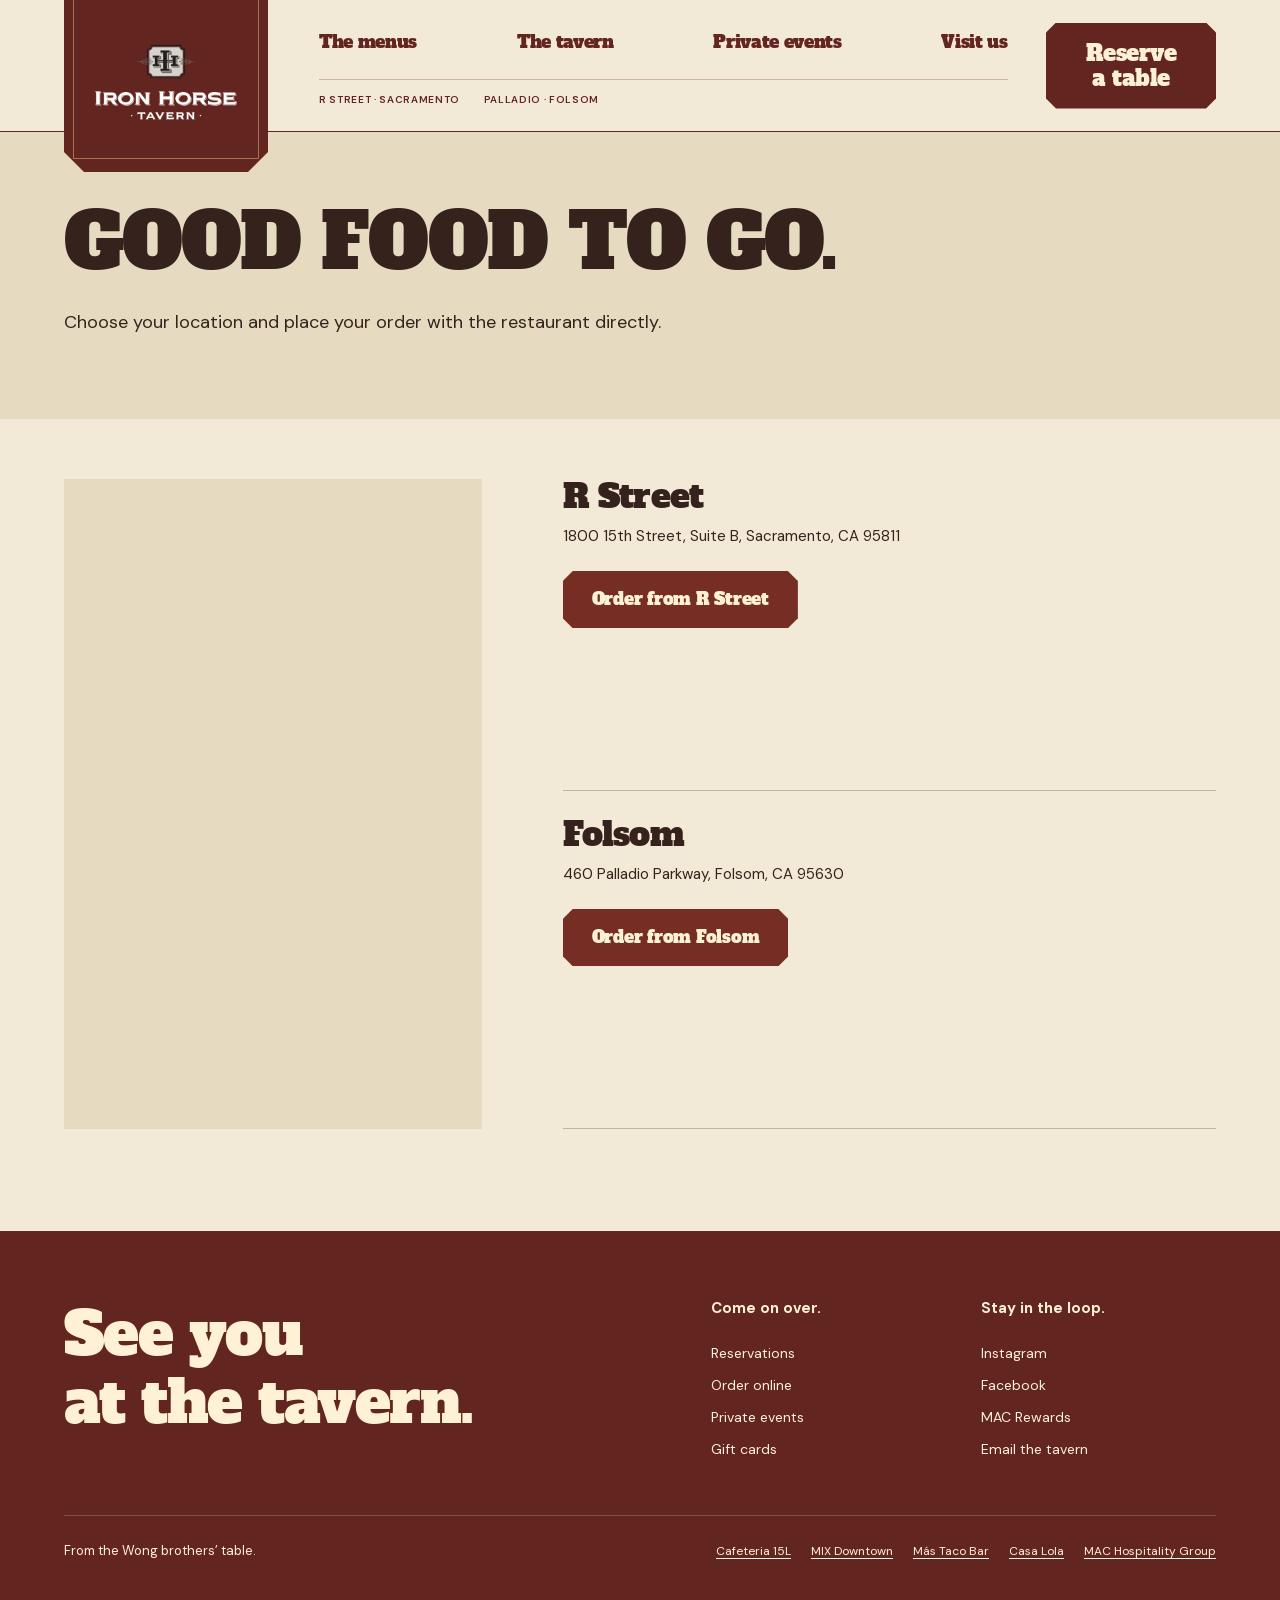
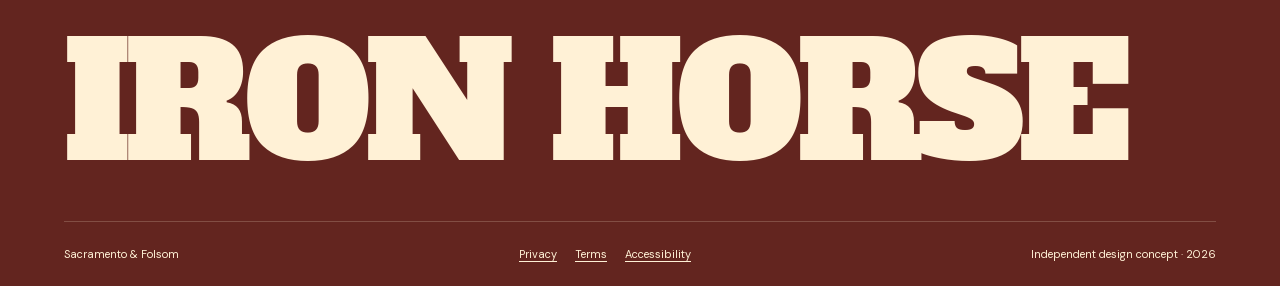
<file: order-online/index.html>
<!doctype html><html lang="en"><head><meta charset="utf-8"><meta name="viewport" content="width=device-width,initial-scale=1"><meta name="robots" content="noindex,nofollow"><meta name="theme-color" content="#63251f"><title>Order online | Iron Horse Tavern</title><meta name="description" content="Iron Horse Tavern at R Street and Palladio. Menus, reservations and private events."><meta property="og:title" content="Iron Horse Tavern · Order online"><meta property="og:description" content="Iron Horse Tavern at R Street and Palladio. Menus, reservations and private events."><link rel="icon" href="../assets/logo.webp"><link rel="stylesheet" href="../assets/styles.css"><script src="../assets/app.js" defer></script><script type="application/ld+json">{"@context": "https://schema.org", "@type": "Restaurant", "name": "Iron Horse Tavern", "sameAs": "https://www.ironhorsetavern.net/", "servesCuisine": "American", "address": ["1800 15th Street, Suite B, Sacramento, CA 95811", "460 Palladio Parkway, Folsom, CA 95630"]}</script><link rel="stylesheet" href="../assets/horse.css"><script src="../assets/horse.js" defer></script></head><body class="iron-horse-tavern"><div class="shell"><a class="skip" href="#main">Skip to content</a><header class="site-header"><a class="brand" href="../index.html" aria-label="Iron Horse Tavern home"><img src="../assets/logo.webp" alt="Iron Horse Tavern" width="170" height="88"></a><button class="menu-toggle" aria-expanded="false" aria-controls="main-nav">Menu</button><nav id="main-nav" class="main-nav" aria-label="Main navigation"><div class="nav-links"><a href="../menu/">The menus</a><a href="../gallery/">The tavern</a><a href="../private-events/">Private events</a><a href="../visit/">Visit us</a></div><a class="button header-reserve" href="../reservations/"><span>Reserve<br> a table</span></a><div class="nav-locations" aria-label="Our locations"><a href="../visit/#location-1">R Street · Sacramento</a><a href="../visit/#location-2">Palladio · Folsom</a></div></nav></header><main id="main"><div class="page-head"><a class="back-home" href="../index.html">Iron Horse Tavern</a><h1>Good food to go.</h1><p>Choose your location and place your order with the restaurant directly.</p></div><section class="section menu-layout"><div class="photo"><img src="../assets/poke-nachos-1800.webp" srcset="../assets/poke-nachos-600.webp 600w, ../assets/poke-nachos-1100.webp 1100w, ../assets/poke-nachos-1800.webp 1800w" sizes="(max-width:650px) calc(100vw - 44px), (max-width:1100px) 60vw, 1000px" width="2560" height="1710" alt="Tuna Poke Nachos" loading="lazy" decoding="async"></div><div class="menu-list"><article class="menu-item"><h2>R Street</h2><p>1800 15th Street, Suite B, Sacramento, CA 95811</p><a class="button" href="https://order.toasttab.com/online/iron-horse-tavern-r-st-1800-15th-street">Order from R Street</a></article><article class="menu-item"><h2>Folsom</h2><p>460 Palladio Parkway, Folsom, CA 95630</p><a class="button" href="https://order.toasttab.com/online/iron-horse-tavern-palladio-pkwy-460-palladio-pkwy">Order from Folsom</a></article></div></section></main><footer class="horse-footer"><div class="footer-first"><p class="footer-call">See you<br>at the tavern.</p><div class="footer-info"><div><h2>Come on over.</h2><a href="../reservations/">Reservations</a><a href="../order-online/">Order online</a><a href="../private-events/">Private events</a><a href="https://www.ironhorsetavern.net/gift-cards/">Gift cards</a></div><div><h2>Stay in the loop.</h2><a href="https://www.instagram.com/ironhorsetavern/?hl=en">Instagram</a><a href="https://www.facebook.com/profile.php?id=1221532997862401&_rdr">Facebook</a><a href="https://www.toasttab.com/mac-hospitality-gift-card-1116-15th-street/rewardsSignup">MAC Rewards</a><a href="mailto:info@ironhorsetavern.net">Email the tavern</a></div></div></div><div class="family"><p>From the Wong brothers’ table.</p><div><a href="https://www.cafeteria15l.com/">Cafeteria 15L</a><a href="https://www.mixdowntown.net/">MIX Downtown</a><a href="https://www.mastacobar.com/">Más Taco Bar</a><a href="https://www.vivacasalola.com/">Casa Lola</a><a href="https://www.machospitalitygroup.com/">MAC Hospitality Group</a></div></div><div class="footer-word" aria-hidden="true">IRON HORSE</div><div class="footer-bottom"><span>Sacramento & Folsom</span><div class="legal"><a href="https://www.ironhorsetavern.net/privacy-policy/">Privacy</a><a href="https://www.ironhorsetavern.net/terms-of-use/">Terms</a><a href="https://www.ironhorsetavern.net/ada-accessibility/">Accessibility</a></div><span>Independent design concept · 2026</span></div></footer></div></body></html>
</file>
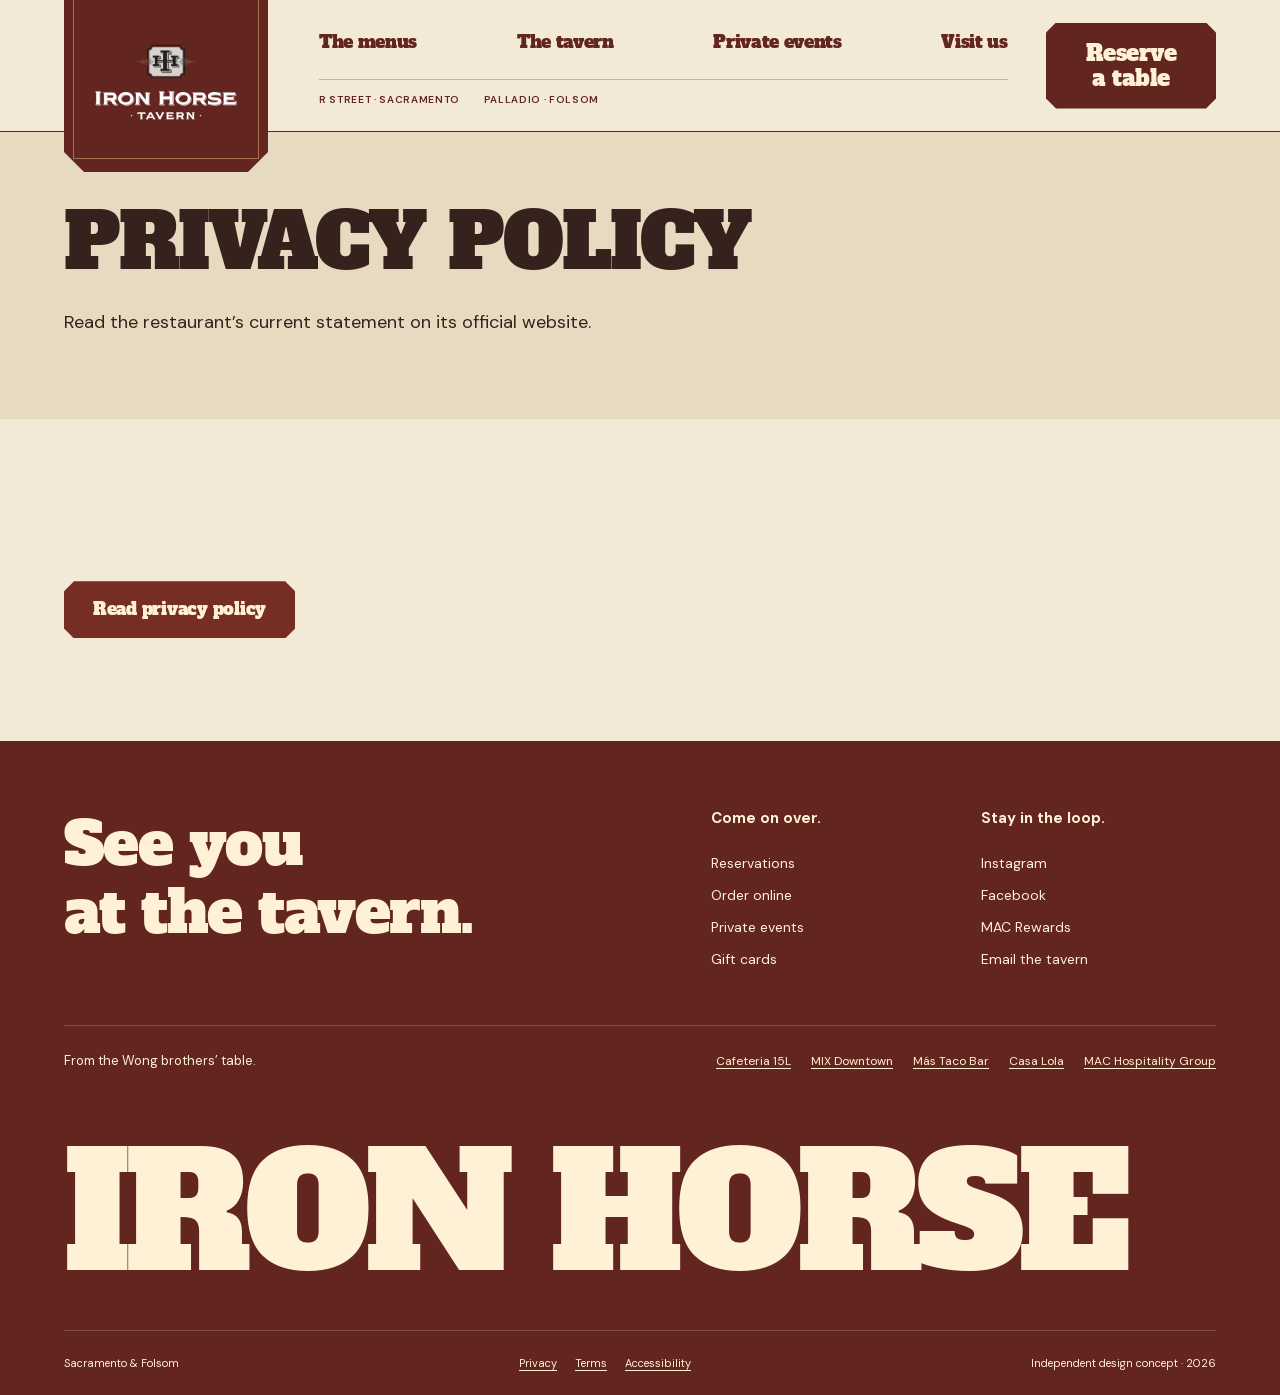
<file: privacy-policy/index.html>
<!doctype html><html lang="en"><head><meta charset="utf-8"><meta name="viewport" content="width=device-width,initial-scale=1"><meta name="robots" content="noindex,nofollow"><meta name="theme-color" content="#63251f"><title>Privacy policy | Iron Horse Tavern</title><meta name="description" content="Iron Horse Tavern at R Street and Palladio. Menus, reservations and private events."><meta property="og:title" content="Iron Horse Tavern · Privacy policy"><meta property="og:description" content="Iron Horse Tavern at R Street and Palladio. Menus, reservations and private events."><link rel="icon" href="../assets/logo.webp"><link rel="stylesheet" href="../assets/styles.css"><script src="../assets/app.js" defer></script><script type="application/ld+json">{"@context": "https://schema.org", "@type": "Restaurant", "name": "Iron Horse Tavern", "sameAs": "https://www.ironhorsetavern.net/", "servesCuisine": "American", "address": ["1800 15th Street, Suite B, Sacramento, CA 95811", "460 Palladio Parkway, Folsom, CA 95630"]}</script><link rel="stylesheet" href="../assets/horse.css"><script src="../assets/horse.js" defer></script></head><body class="iron-horse-tavern"><div class="shell"><a class="skip" href="#main">Skip to content</a><header class="site-header"><a class="brand" href="../index.html" aria-label="Iron Horse Tavern home"><img src="../assets/logo.webp" alt="Iron Horse Tavern" width="170" height="88"></a><button class="menu-toggle" aria-expanded="false" aria-controls="main-nav">Menu</button><nav id="main-nav" class="main-nav" aria-label="Main navigation"><div class="nav-links"><a href="../menu/">The menus</a><a href="../gallery/">The tavern</a><a href="../private-events/">Private events</a><a href="../visit/">Visit us</a></div><a class="button header-reserve" href="../reservations/"><span>Reserve<br> a table</span></a><div class="nav-locations" aria-label="Our locations"><a href="../visit/#location-1">R Street · Sacramento</a><a href="../visit/#location-2">Palladio · Folsom</a></div></nav></header><main id="main"><div class="page-head"><a class="back-home" href="../index.html">Iron Horse Tavern</a><h1>Privacy policy</h1><p>Read the restaurant’s current statement on its official website.</p></div><section class="section"><a class="button" href="https://www.ironhorsetavern.net/privacy-policy/">Read privacy policy</a></section></main><footer class="horse-footer"><div class="footer-first"><p class="footer-call">See you<br>at the tavern.</p><div class="footer-info"><div><h2>Come on over.</h2><a href="../reservations/">Reservations</a><a href="../order-online/">Order online</a><a href="../private-events/">Private events</a><a href="https://www.ironhorsetavern.net/gift-cards/">Gift cards</a></div><div><h2>Stay in the loop.</h2><a href="https://www.instagram.com/ironhorsetavern/?hl=en">Instagram</a><a href="https://www.facebook.com/profile.php?id=1221532997862401&_rdr">Facebook</a><a href="https://www.toasttab.com/mac-hospitality-gift-card-1116-15th-street/rewardsSignup">MAC Rewards</a><a href="mailto:info@ironhorsetavern.net">Email the tavern</a></div></div></div><div class="family"><p>From the Wong brothers’ table.</p><div><a href="https://www.cafeteria15l.com/">Cafeteria 15L</a><a href="https://www.mixdowntown.net/">MIX Downtown</a><a href="https://www.mastacobar.com/">Más Taco Bar</a><a href="https://www.vivacasalola.com/">Casa Lola</a><a href="https://www.machospitalitygroup.com/">MAC Hospitality Group</a></div></div><div class="footer-word" aria-hidden="true">IRON HORSE</div><div class="footer-bottom"><span>Sacramento & Folsom</span><div class="legal"><a href="https://www.ironhorsetavern.net/privacy-policy/">Privacy</a><a href="https://www.ironhorsetavern.net/terms-of-use/">Terms</a><a href="https://www.ironhorsetavern.net/ada-accessibility/">Accessibility</a></div><span>Independent design concept · 2026</span></div></footer></div></body></html>
</file>
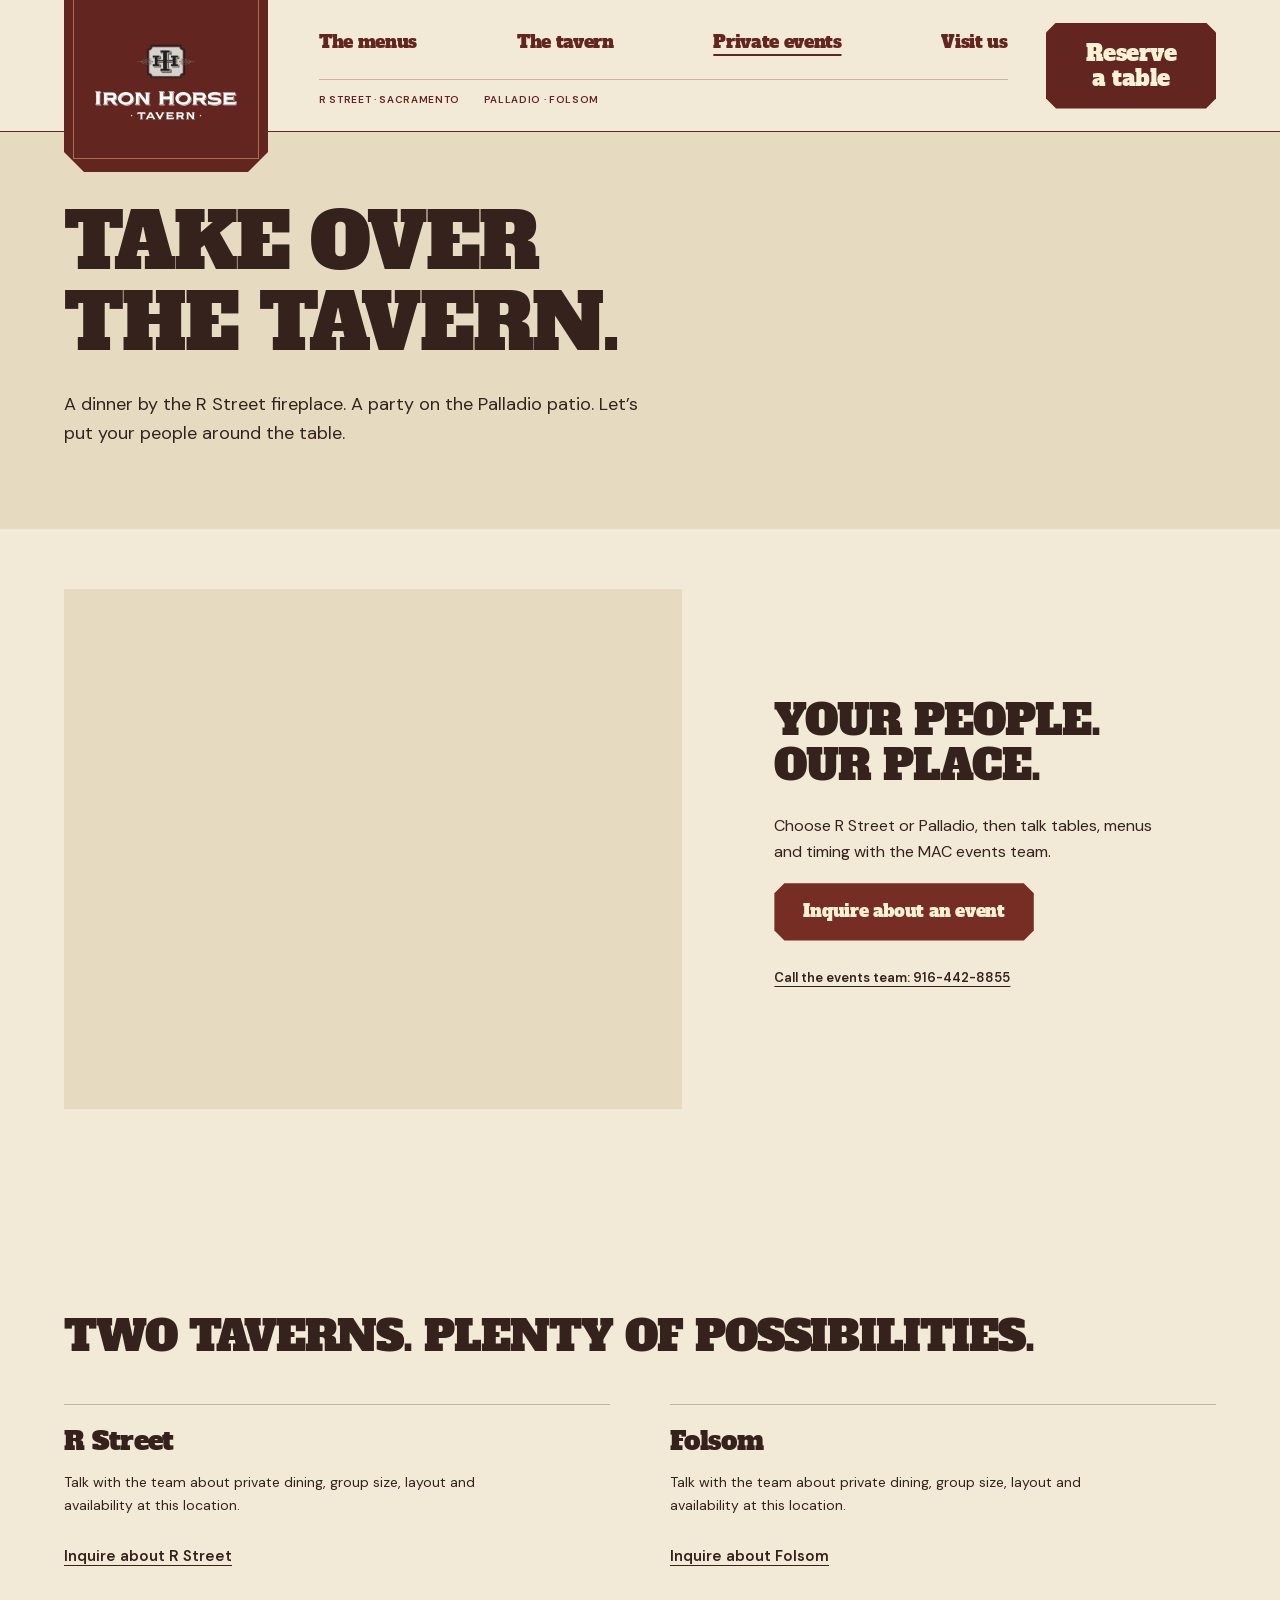
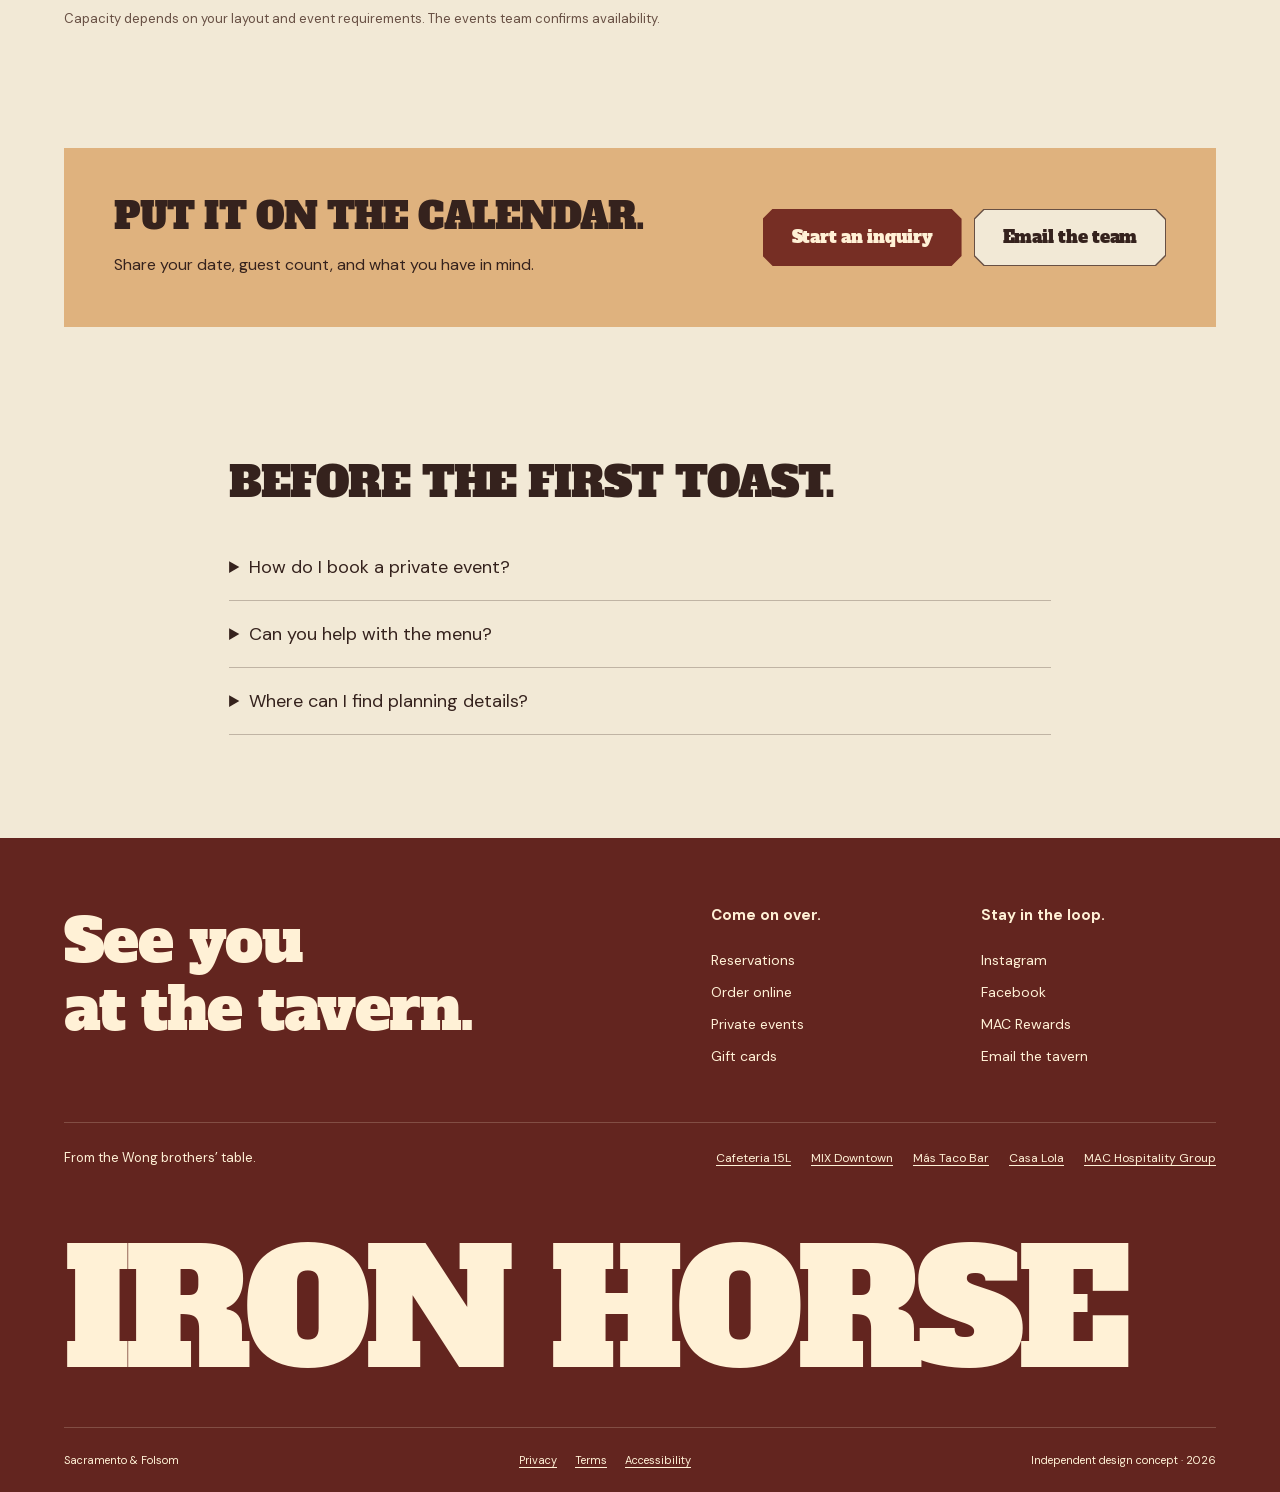
<file: private-events/index.html>
<!doctype html><html lang="en"><head><meta charset="utf-8"><meta name="viewport" content="width=device-width,initial-scale=1"><meta name="robots" content="noindex,nofollow"><meta name="theme-color" content="#63251f"><title>Private events | Iron Horse Tavern</title><meta name="description" content="Iron Horse Tavern at R Street and Palladio. Menus, reservations and private events."><meta property="og:title" content="Iron Horse Tavern · Private events"><meta property="og:description" content="Iron Horse Tavern at R Street and Palladio. Menus, reservations and private events."><link rel="icon" href="../assets/logo.webp"><link rel="stylesheet" href="../assets/styles.css"><script src="../assets/app.js" defer></script><script type="application/ld+json">{"@context": "https://schema.org", "@type": "Restaurant", "name": "Iron Horse Tavern", "sameAs": "https://www.ironhorsetavern.net/", "servesCuisine": "American", "address": ["1800 15th Street, Suite B, Sacramento, CA 95811", "460 Palladio Parkway, Folsom, CA 95630"]}</script><link rel="stylesheet" href="../assets/horse.css"><script src="../assets/horse.js" defer></script></head><body class="iron-horse-tavern"><div class="shell"><a class="skip" href="#main">Skip to content</a><header class="site-header"><a class="brand" href="../index.html" aria-label="Iron Horse Tavern home"><img src="../assets/logo.webp" alt="Iron Horse Tavern" width="170" height="88"></a><button class="menu-toggle" aria-expanded="false" aria-controls="main-nav">Menu</button><nav id="main-nav" class="main-nav" aria-label="Main navigation"><div class="nav-links"><a href="../menu/">The menus</a><a href="../gallery/">The tavern</a><a aria-current="page" href="../private-events/">Private events</a><a href="../visit/">Visit us</a></div><a class="button header-reserve" href="../reservations/"><span>Reserve<br> a table</span></a><div class="nav-locations" aria-label="Our locations"><a href="../visit/#location-1">R Street · Sacramento</a><a href="../visit/#location-2">Palladio · Folsom</a></div></nav></header><main id="main"><div class="page-head"><a class="back-home" href="../index.html">Iron Horse Tavern</a><h1>Take over the tavern.</h1><p>A dinner by the R Street fireplace. A party on the Palladio patio. Let’s put your people around the table.</p></div><section class="section event-lead"><div class="photo"><img src="../assets/r-street-dining-1800.webp" srcset="../assets/r-street-dining-600.webp 600w, ../assets/r-street-dining-1100.webp 1100w, ../assets/r-street-dining-1800.webp 1800w" sizes="(max-width:650px) calc(100vw - 44px), (max-width:1100px) 60vw, 1000px" width="2160" height="1440" alt="The R Street dining room with leather banquettes" loading="lazy" decoding="async"></div><div><h2>Your people. Our place.</h2><p>Choose R Street or Palladio, then talk tables, menus and timing with the MAC events team.</p><a class="button" href="https://www.ironhorsetavern.net/private-events/">Inquire about an event</a><a class="plain-link" href="tel:+19164428855">Call the events team: 916-442-8855</a></div></section><section class="section"><h2>Two taverns. Plenty of possibilities.</h2><div class="room-list"><article class="room"><h3>R Street</h3><p>Talk with the team about private dining, group size, layout and availability at this location.</p><a class="plain-link" href="https://www.ironhorsetavern.net/private-events-r-street">Inquire about R Street</a></article><article class="room"><h3>Folsom</h3><p>Talk with the team about private dining, group size, layout and availability at this location.</p><a class="plain-link" href="https://www.ironhorsetavern.net/private-events-folsom">Inquire about Folsom</a></article></div><p class="note menu-note">Capacity depends on your layout and event requirements. The events team confirms availability.</p></section><section class="event-contact"><div><h2>Put it on the calendar.</h2><p>Share your date, guest count, and what you have in mind.</p></div><div class="actions"><a class="button" href="https://www.ironhorsetavern.net/private-events/">Start an inquiry</a><a class="button secondary" href="mailto:events@machospitalitygroup.com">Email the team</a></div></section><section class="section event-faq"><h2>Before the first toast.</h2><details><summary>How do I book a private event?</summary><p>Use the inquiry link or call 916-442-8855. The team will confirm your date, space, menu and arrangements directly. An inquiry is not a confirmed booking.</p></details><details><summary>Can you help with the menu?</summary><p>Speak with the team about your group, food preferences, and dietary requirements. Menu options depend on your event and location.</p></details><details><summary>Where can I find planning details?</summary><p><a href="https://www.machospitalitygroup.com/planning-faq/">Read MAC Hospitality’s event planning FAQs</a> for current arrangements and requirements.</p></details></section></main><footer class="horse-footer"><div class="footer-first"><p class="footer-call">See you<br>at the tavern.</p><div class="footer-info"><div><h2>Come on over.</h2><a href="../reservations/">Reservations</a><a href="../order-online/">Order online</a><a href="../private-events/">Private events</a><a href="https://www.ironhorsetavern.net/gift-cards/">Gift cards</a></div><div><h2>Stay in the loop.</h2><a href="https://www.instagram.com/ironhorsetavern/?hl=en">Instagram</a><a href="https://www.facebook.com/profile.php?id=1221532997862401&_rdr">Facebook</a><a href="https://www.toasttab.com/mac-hospitality-gift-card-1116-15th-street/rewardsSignup">MAC Rewards</a><a href="mailto:info@ironhorsetavern.net">Email the tavern</a></div></div></div><div class="family"><p>From the Wong brothers’ table.</p><div><a href="https://www.cafeteria15l.com/">Cafeteria 15L</a><a href="https://www.mixdowntown.net/">MIX Downtown</a><a href="https://www.mastacobar.com/">Más Taco Bar</a><a href="https://www.vivacasalola.com/">Casa Lola</a><a href="https://www.machospitalitygroup.com/">MAC Hospitality Group</a></div></div><div class="footer-word" aria-hidden="true">IRON HORSE</div><div class="footer-bottom"><span>Sacramento & Folsom</span><div class="legal"><a href="https://www.ironhorsetavern.net/privacy-policy/">Privacy</a><a href="https://www.ironhorsetavern.net/terms-of-use/">Terms</a><a href="https://www.ironhorsetavern.net/ada-accessibility/">Accessibility</a></div><span>Independent design concept · 2026</span></div></footer></div></body></html>
</file>
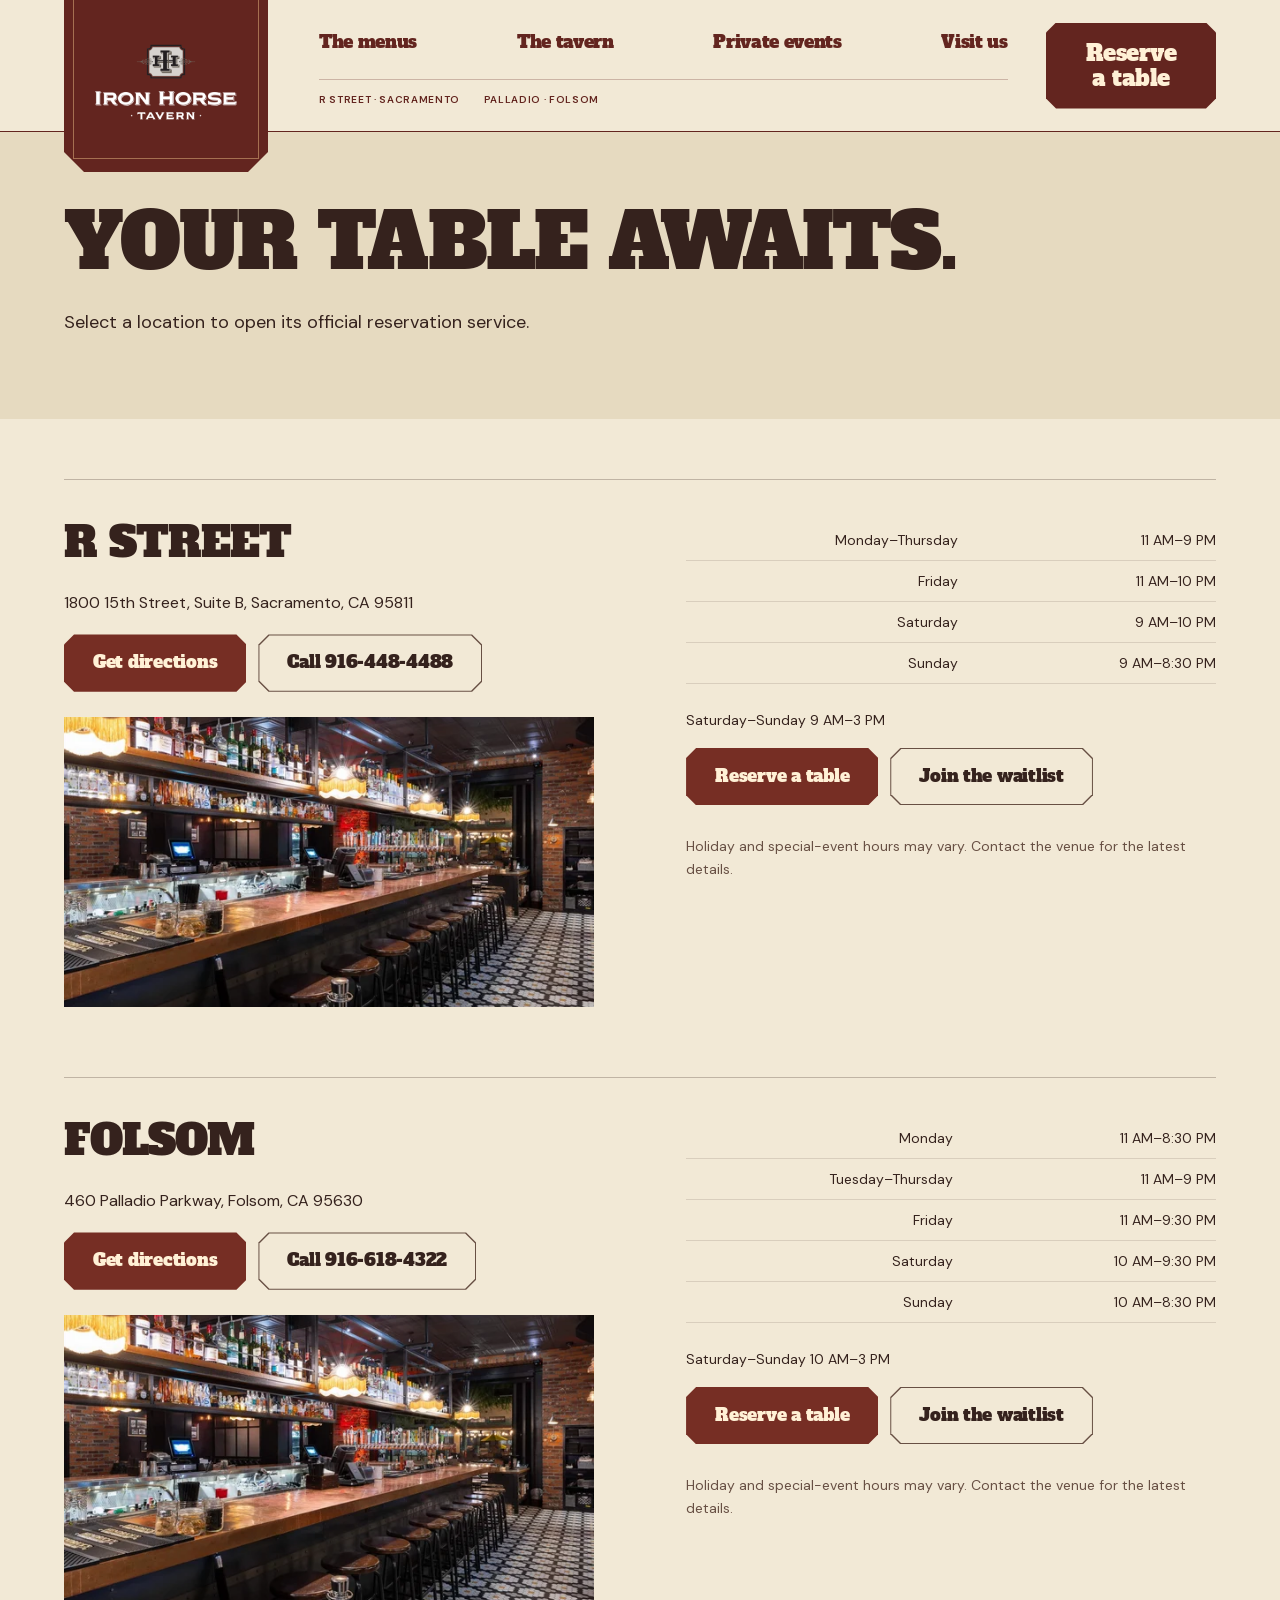
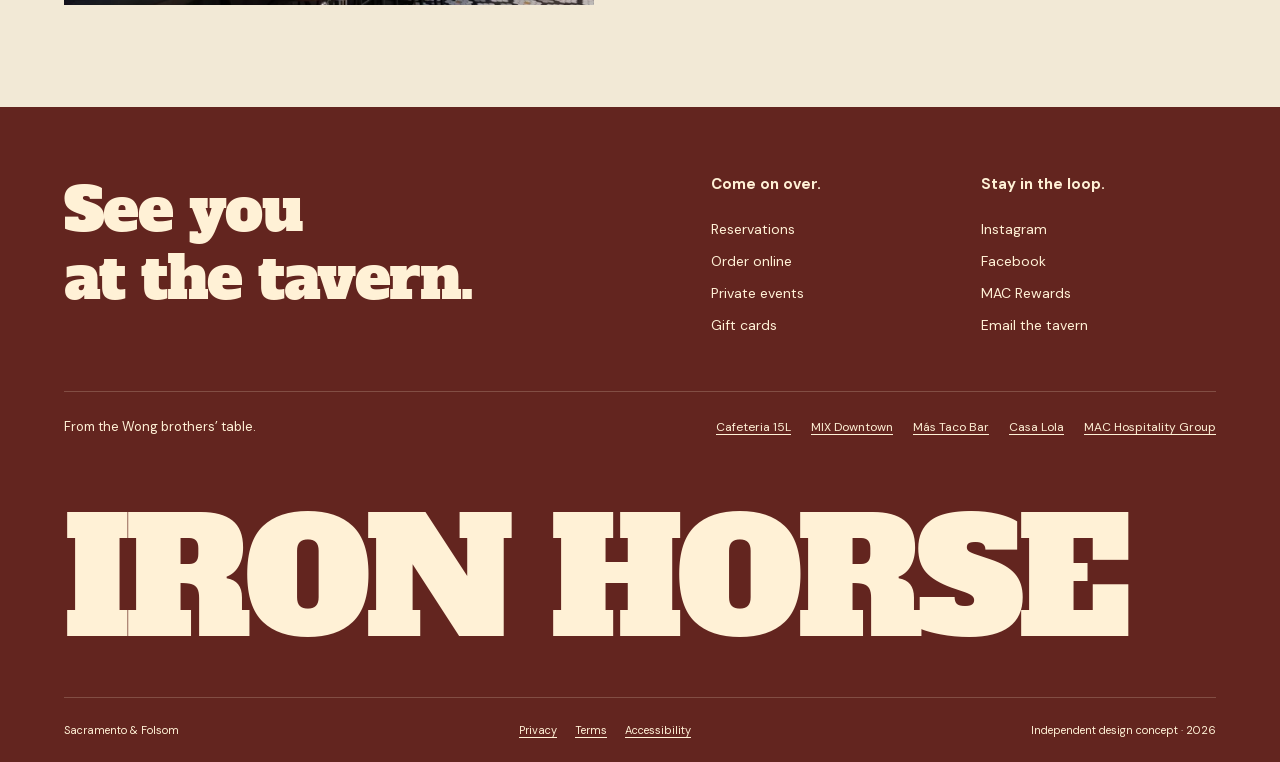
<file: reservations/index.html>
<!doctype html><html lang="en"><head><meta charset="utf-8"><meta name="viewport" content="width=device-width,initial-scale=1"><meta name="robots" content="noindex,nofollow"><meta name="theme-color" content="#63251f"><title>Reservations | Iron Horse Tavern</title><meta name="description" content="Iron Horse Tavern at R Street and Palladio. Menus, reservations and private events."><meta property="og:title" content="Iron Horse Tavern · Reservations"><meta property="og:description" content="Iron Horse Tavern at R Street and Palladio. Menus, reservations and private events."><link rel="icon" href="../assets/logo.webp"><link rel="stylesheet" href="../assets/styles.css"><script src="../assets/app.js" defer></script><script type="application/ld+json">{"@context": "https://schema.org", "@type": "Restaurant", "name": "Iron Horse Tavern", "sameAs": "https://www.ironhorsetavern.net/", "servesCuisine": "American", "address": ["1800 15th Street, Suite B, Sacramento, CA 95811", "460 Palladio Parkway, Folsom, CA 95630"]}</script><link rel="stylesheet" href="../assets/horse.css"><script src="../assets/horse.js" defer></script></head><body class="iron-horse-tavern"><div class="shell"><a class="skip" href="#main">Skip to content</a><header class="site-header"><a class="brand" href="../index.html" aria-label="Iron Horse Tavern home"><img src="../assets/logo.webp" alt="Iron Horse Tavern" width="170" height="88"></a><button class="menu-toggle" aria-expanded="false" aria-controls="main-nav">Menu</button><nav id="main-nav" class="main-nav" aria-label="Main navigation"><div class="nav-links"><a href="../menu/">The menus</a><a href="../gallery/">The tavern</a><a href="../private-events/">Private events</a><a href="../visit/">Visit us</a></div><a class="button header-reserve" href="../reservations/"><span>Reserve<br> a table</span></a><div class="nav-locations" aria-label="Our locations"><a href="../visit/#location-1">R Street · Sacramento</a><a href="../visit/#location-2">Palladio · Folsom</a></div></nav></header><main id="main"><div class="page-head"><a class="back-home" href="../index.html">Iron Horse Tavern</a><h1>Your table awaits.</h1><p>Select a location to open its official reservation service.</p></div><section class="section locations"><article class="location" id="location-1"><div><h2>R Street</h2><address>1800 15th Street, Suite B, Sacramento, CA 95811</address><div class="actions"><a class="button" href="https://www.google.com/maps/place/Iron+Horse+Tavern+-+R+St.+Sacramento/@38.5695579,-121.4906877,15z/data=!4m2!3m1!1s0x0:0x72c02b126ce789c5">Get directions</a><a class="button secondary" href="tel:+19164484488">Call 916-448-4488</a></div><div class="location-photo"><div class="photo"><img src="../assets/r-street-bar-1800.webp" srcset="../assets/r-street-bar-600.webp 600w, ../assets/r-street-bar-1100.webp 1100w, ../assets/r-street-bar-1800.webp 1800w" sizes="(max-width:650px) calc(100vw - 44px), (max-width:1100px) 60vw, 1000px" width="2160" height="1440" alt="Inside Iron Horse Tavern" loading="lazy" decoding="async"></div></div></div><div><table class="hours"><caption class="sr-only">Opening hours for R Street</caption><tbody><tr><td>Monday–Thursday</td><td>11 AM–9 PM</td></tr><tr><td>Friday</td><td>11 AM–10 PM</td></tr><tr><td>Saturday</td><td>9 AM–10 PM</td></tr><tr><td>Sunday</td><td>9 AM–8:30 PM</td></tr></tbody></table><p>Saturday–Sunday 9 AM–3 PM</p><div class="actions"><a class="button" href="https://tables.toasttab.com/restaurants/6755928a-edc8-41a3-a4ce-fac139cf1775/findTime">Reserve a table</a><a class="button secondary" href="https://tables.toasttab.com/restaurants/6755928a-edc8-41a3-a4ce-fac139cf1775/joinWaitlist">Join the waitlist</a></div><p class="note menu-note">Holiday and special-event hours may vary. Contact the venue for the latest details.</p></div></article><article class="location" id="location-2"><div><h2>Folsom</h2><address>460 Palladio Parkway, Folsom, CA 95630</address><div class="actions"><a class="button" href="https://www.google.com/maps/place/Iron+Horse+Tavern+Folsom/@38.6520487,-121.1205792,15z/data=!4m2!3m1!1s0x0:0x85b45a94b9205ecd">Get directions</a><a class="button secondary" href="tel:+19166184322">Call 916-618-4322</a></div><div class="location-photo"><div class="photo"><img src="../assets/r-street-bar-1800.webp" srcset="../assets/r-street-bar-600.webp 600w, ../assets/r-street-bar-1100.webp 1100w, ../assets/r-street-bar-1800.webp 1800w" sizes="(max-width:650px) calc(100vw - 44px), (max-width:1100px) 60vw, 1000px" width="2160" height="1440" alt="Inside Iron Horse Tavern" loading="lazy" decoding="async"></div></div></div><div><table class="hours"><caption class="sr-only">Opening hours for Folsom</caption><tbody><tr><td>Monday</td><td>11 AM–8:30 PM</td></tr><tr><td>Tuesday–Thursday</td><td>11 AM–9 PM</td></tr><tr><td>Friday</td><td>11 AM–9:30 PM</td></tr><tr><td>Saturday</td><td>10 AM–9:30 PM</td></tr><tr><td>Sunday</td><td>10 AM–8:30 PM</td></tr></tbody></table><p>Saturday–Sunday 10 AM–3 PM</p><div class="actions"><a class="button" href="https://tables.toasttab.com/restaurants/a1507e03-95db-4cff-8e32-2c92b9cc6b1a/findTime">Reserve a table</a><a class="button secondary" href="https://tables.toasttab.com/restaurants/a1507e03-95db-4cff-8e32-2c92b9cc6b1a/joinWaitlist">Join the waitlist</a></div><p class="note menu-note">Holiday and special-event hours may vary. Contact the venue for the latest details.</p></div></article></section></main><footer class="horse-footer"><div class="footer-first"><p class="footer-call">See you<br>at the tavern.</p><div class="footer-info"><div><h2>Come on over.</h2><a href="../reservations/">Reservations</a><a href="../order-online/">Order online</a><a href="../private-events/">Private events</a><a href="https://www.ironhorsetavern.net/gift-cards/">Gift cards</a></div><div><h2>Stay in the loop.</h2><a href="https://www.instagram.com/ironhorsetavern/?hl=en">Instagram</a><a href="https://www.facebook.com/profile.php?id=1221532997862401&_rdr">Facebook</a><a href="https://www.toasttab.com/mac-hospitality-gift-card-1116-15th-street/rewardsSignup">MAC Rewards</a><a href="mailto:info@ironhorsetavern.net">Email the tavern</a></div></div></div><div class="family"><p>From the Wong brothers’ table.</p><div><a href="https://www.cafeteria15l.com/">Cafeteria 15L</a><a href="https://www.mixdowntown.net/">MIX Downtown</a><a href="https://www.mastacobar.com/">Más Taco Bar</a><a href="https://www.vivacasalola.com/">Casa Lola</a><a href="https://www.machospitalitygroup.com/">MAC Hospitality Group</a></div></div><div class="footer-word" aria-hidden="true">IRON HORSE</div><div class="footer-bottom"><span>Sacramento & Folsom</span><div class="legal"><a href="https://www.ironhorsetavern.net/privacy-policy/">Privacy</a><a href="https://www.ironhorsetavern.net/terms-of-use/">Terms</a><a href="https://www.ironhorsetavern.net/ada-accessibility/">Accessibility</a></div><span>Independent design concept · 2026</span></div></footer></div></body></html>
</file>
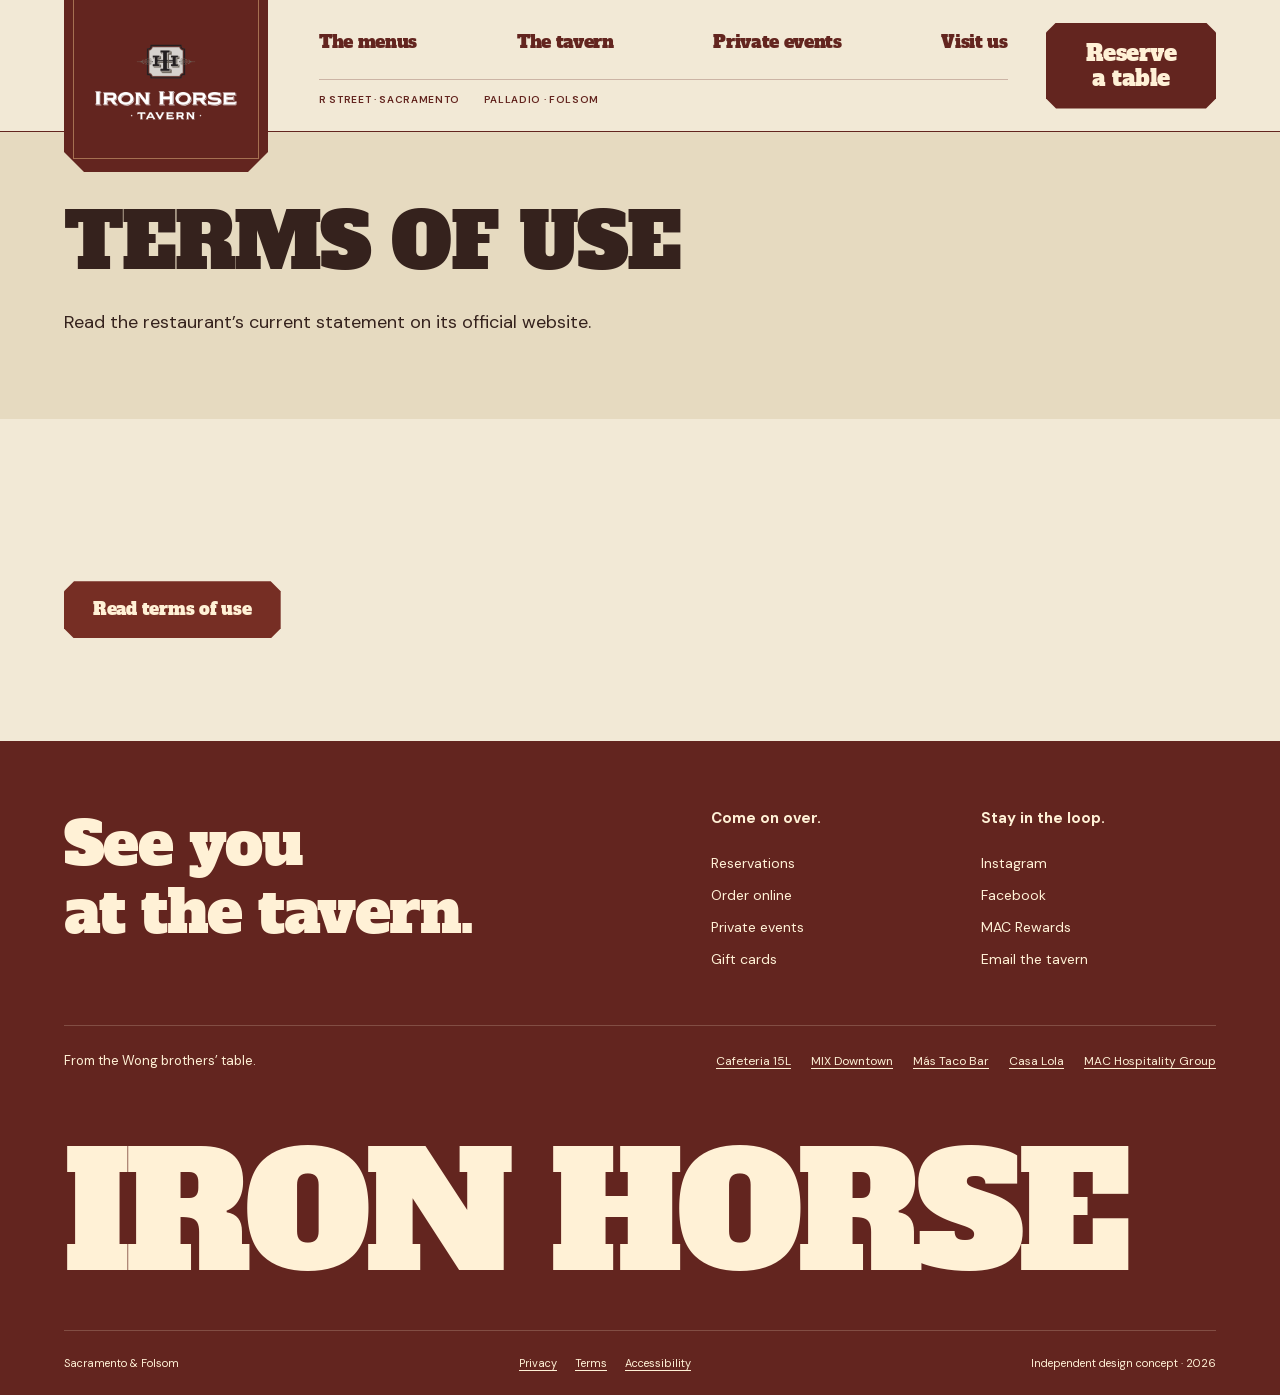
<file: terms-of-use/index.html>
<!doctype html><html lang="en"><head><meta charset="utf-8"><meta name="viewport" content="width=device-width,initial-scale=1"><meta name="robots" content="noindex,nofollow"><meta name="theme-color" content="#63251f"><title>Terms of use | Iron Horse Tavern</title><meta name="description" content="Iron Horse Tavern at R Street and Palladio. Menus, reservations and private events."><meta property="og:title" content="Iron Horse Tavern · Terms of use"><meta property="og:description" content="Iron Horse Tavern at R Street and Palladio. Menus, reservations and private events."><link rel="icon" href="../assets/logo.webp"><link rel="stylesheet" href="../assets/styles.css"><script src="../assets/app.js" defer></script><script type="application/ld+json">{"@context": "https://schema.org", "@type": "Restaurant", "name": "Iron Horse Tavern", "sameAs": "https://www.ironhorsetavern.net/", "servesCuisine": "American", "address": ["1800 15th Street, Suite B, Sacramento, CA 95811", "460 Palladio Parkway, Folsom, CA 95630"]}</script><link rel="stylesheet" href="../assets/horse.css"><script src="../assets/horse.js" defer></script></head><body class="iron-horse-tavern"><div class="shell"><a class="skip" href="#main">Skip to content</a><header class="site-header"><a class="brand" href="../index.html" aria-label="Iron Horse Tavern home"><img src="../assets/logo.webp" alt="Iron Horse Tavern" width="170" height="88"></a><button class="menu-toggle" aria-expanded="false" aria-controls="main-nav">Menu</button><nav id="main-nav" class="main-nav" aria-label="Main navigation"><div class="nav-links"><a href="../menu/">The menus</a><a href="../gallery/">The tavern</a><a href="../private-events/">Private events</a><a href="../visit/">Visit us</a></div><a class="button header-reserve" href="../reservations/"><span>Reserve<br> a table</span></a><div class="nav-locations" aria-label="Our locations"><a href="../visit/#location-1">R Street · Sacramento</a><a href="../visit/#location-2">Palladio · Folsom</a></div></nav></header><main id="main"><div class="page-head"><a class="back-home" href="../index.html">Iron Horse Tavern</a><h1>Terms of use</h1><p>Read the restaurant’s current statement on its official website.</p></div><section class="section"><a class="button" href="https://www.ironhorsetavern.net/terms-of-use/">Read terms of use</a></section></main><footer class="horse-footer"><div class="footer-first"><p class="footer-call">See you<br>at the tavern.</p><div class="footer-info"><div><h2>Come on over.</h2><a href="../reservations/">Reservations</a><a href="../order-online/">Order online</a><a href="../private-events/">Private events</a><a href="https://www.ironhorsetavern.net/gift-cards/">Gift cards</a></div><div><h2>Stay in the loop.</h2><a href="https://www.instagram.com/ironhorsetavern/?hl=en">Instagram</a><a href="https://www.facebook.com/profile.php?id=1221532997862401&_rdr">Facebook</a><a href="https://www.toasttab.com/mac-hospitality-gift-card-1116-15th-street/rewardsSignup">MAC Rewards</a><a href="mailto:info@ironhorsetavern.net">Email the tavern</a></div></div></div><div class="family"><p>From the Wong brothers’ table.</p><div><a href="https://www.cafeteria15l.com/">Cafeteria 15L</a><a href="https://www.mixdowntown.net/">MIX Downtown</a><a href="https://www.mastacobar.com/">Más Taco Bar</a><a href="https://www.vivacasalola.com/">Casa Lola</a><a href="https://www.machospitalitygroup.com/">MAC Hospitality Group</a></div></div><div class="footer-word" aria-hidden="true">IRON HORSE</div><div class="footer-bottom"><span>Sacramento & Folsom</span><div class="legal"><a href="https://www.ironhorsetavern.net/privacy-policy/">Privacy</a><a href="https://www.ironhorsetavern.net/terms-of-use/">Terms</a><a href="https://www.ironhorsetavern.net/ada-accessibility/">Accessibility</a></div><span>Independent design concept · 2026</span></div></footer></div></body></html>
</file>
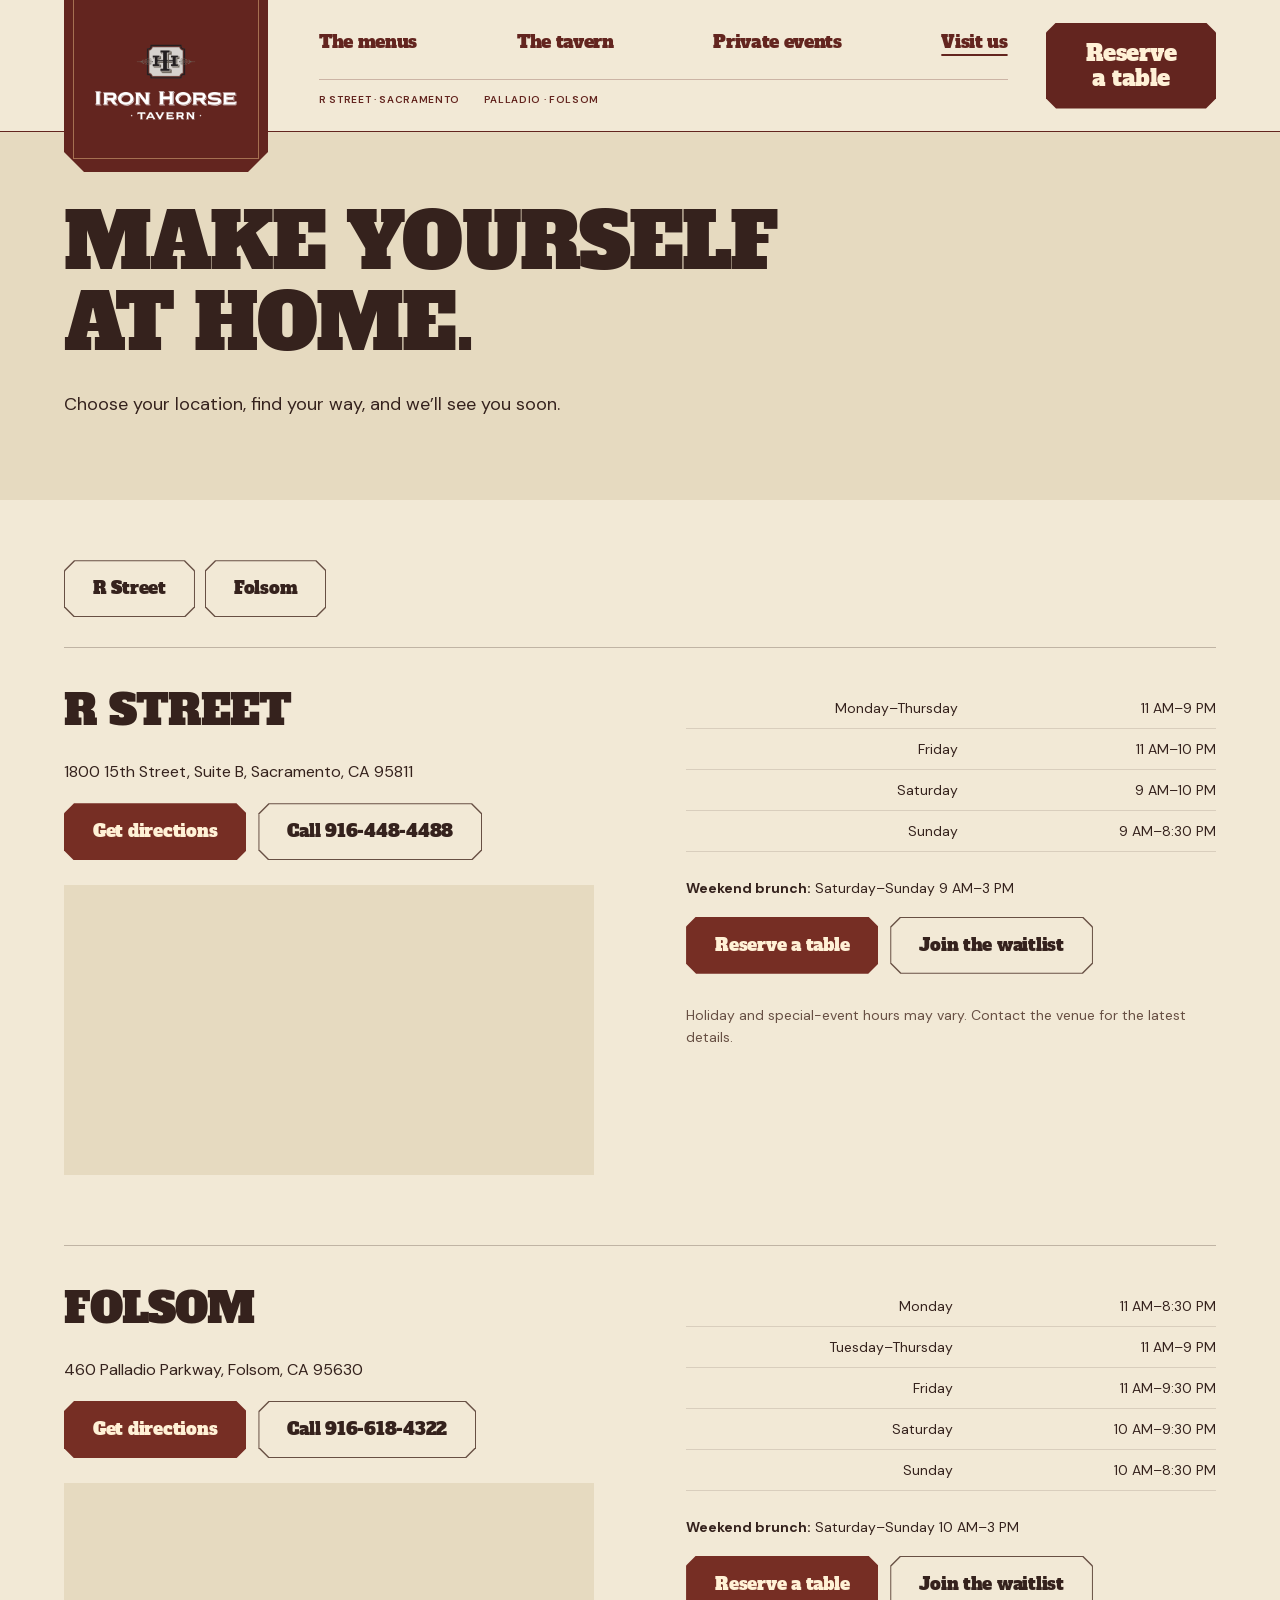
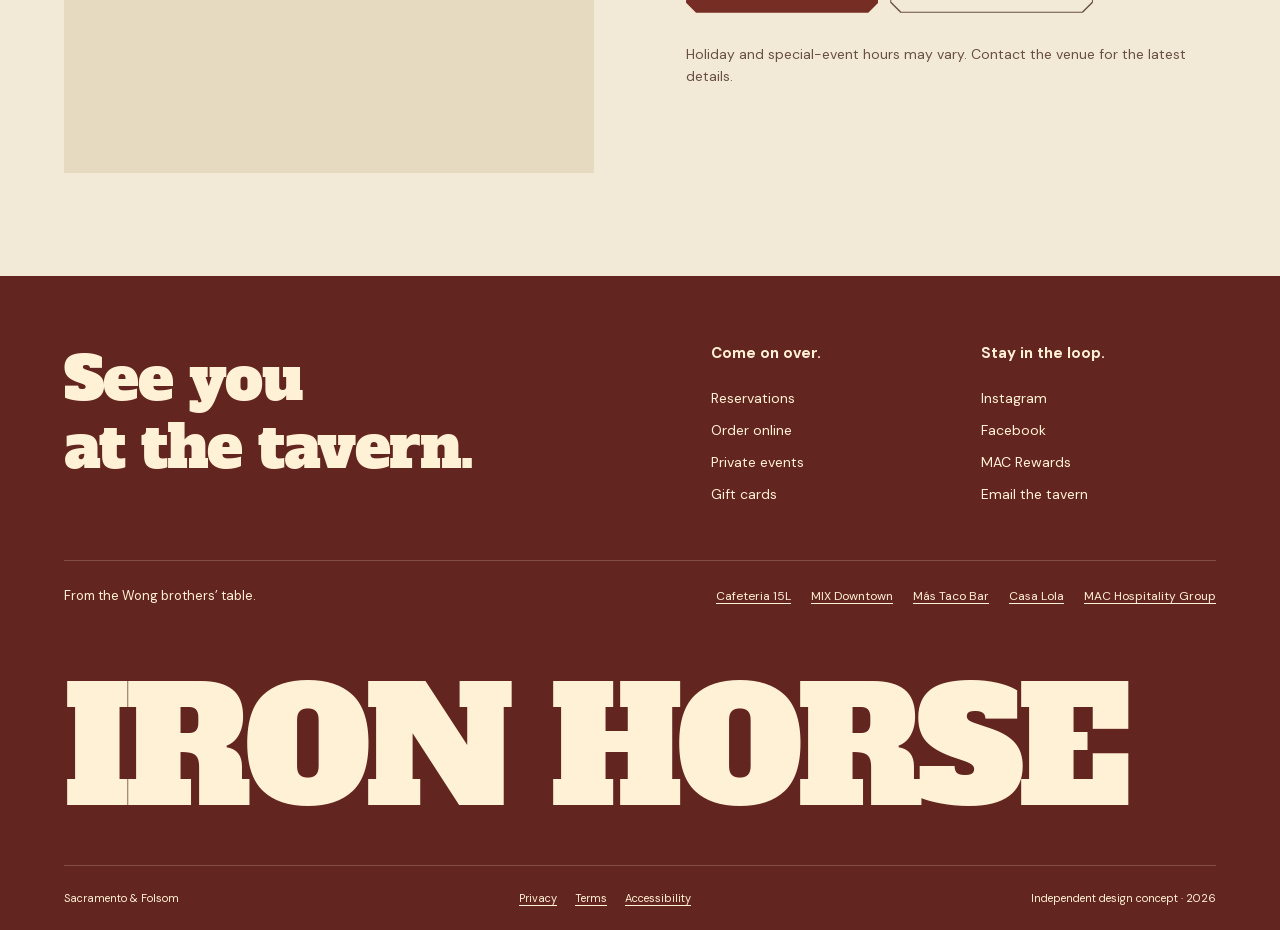
<file: visit/index.html>
<!doctype html><html lang="en"><head><meta charset="utf-8"><meta name="viewport" content="width=device-width,initial-scale=1"><meta name="robots" content="noindex,nofollow"><meta name="theme-color" content="#63251f"><title>Visit | Iron Horse Tavern</title><meta name="description" content="Iron Horse Tavern at R Street and Palladio. Menus, reservations and private events."><meta property="og:title" content="Iron Horse Tavern · Visit"><meta property="og:description" content="Iron Horse Tavern at R Street and Palladio. Menus, reservations and private events."><link rel="icon" href="../assets/logo.webp"><link rel="stylesheet" href="../assets/styles.css"><script src="../assets/app.js" defer></script><script type="application/ld+json">{"@context": "https://schema.org", "@type": "Restaurant", "name": "Iron Horse Tavern", "sameAs": "https://www.ironhorsetavern.net/", "servesCuisine": "American", "address": ["1800 15th Street, Suite B, Sacramento, CA 95811", "460 Palladio Parkway, Folsom, CA 95630"]}</script><link rel="stylesheet" href="../assets/horse.css"><script src="../assets/horse.js" defer></script></head><body class="iron-horse-tavern"><div class="shell"><a class="skip" href="#main">Skip to content</a><header class="site-header"><a class="brand" href="../index.html" aria-label="Iron Horse Tavern home"><img src="../assets/logo.webp" alt="Iron Horse Tavern" width="170" height="88"></a><button class="menu-toggle" aria-expanded="false" aria-controls="main-nav">Menu</button><nav id="main-nav" class="main-nav" aria-label="Main navigation"><div class="nav-links"><a href="../menu/">The menus</a><a href="../gallery/">The tavern</a><a href="../private-events/">Private events</a><a aria-current="page" href="../visit/">Visit us</a></div><a class="button header-reserve" href="../reservations/"><span>Reserve<br> a table</span></a><div class="nav-locations" aria-label="Our locations"><a href="../visit/#location-1">R Street · Sacramento</a><a href="../visit/#location-2">Palladio · Folsom</a></div></nav></header><main id="main"><div class="page-head"><a class="back-home" href="../index.html">Iron Horse Tavern</a><h1>Make yourself at home.</h1><p>Choose your location, find your way, and we’ll see you soon.</p></div><div class="section" style="padding-top:0;padding-bottom:30px"><nav class="location-nav" aria-label="Choose a location"><a class="button secondary" href="#location-1">R Street</a><a class="button secondary" href="#location-2">Folsom</a></nav></div><section class="section locations"><article class="location" id="location-1"><div><h2>R Street</h2><address>1800 15th Street, Suite B, Sacramento, CA 95811</address><div class="actions"><a class="button" href="https://www.google.com/maps/place/Iron+Horse+Tavern+-+R+St.+Sacramento/@38.5695579,-121.4906877,15z/data=!4m2!3m1!1s0x0:0x72c02b126ce789c5">Get directions</a><a class="button secondary" href="tel:+19164484488">Call 916-448-4488</a></div><div class="location-photo"><div class="photo"><img src="../assets/ihtr1-1800.webp" srcset="../assets/ihtr1-600.webp 600w, ../assets/ihtr1-1100.webp 1100w, ../assets/ihtr1-1800.webp 1800w" sizes="(max-width:650px) calc(100vw - 44px), (max-width:1100px) 60vw, 1000px" width="2160" height="1440" alt="Iron Horse Tavern R Street dining room" loading="lazy" decoding="async"></div></div></div><div><table class="hours"><caption class="sr-only">Opening hours for R Street</caption><tbody><tr><td>Monday–Thursday</td><td>11 AM–9 PM</td></tr><tr><td>Friday</td><td>11 AM–10 PM</td></tr><tr><td>Saturday</td><td>9 AM–10 PM</td></tr><tr><td>Sunday</td><td>9 AM–8:30 PM</td></tr></tbody></table><p><strong>Weekend brunch:</strong> Saturday–Sunday 9 AM–3 PM</p><div class="actions"><a class="button" href="https://tables.toasttab.com/restaurants/6755928a-edc8-41a3-a4ce-fac139cf1775/findTime">Reserve a table</a><a class="button secondary" href="https://tables.toasttab.com/restaurants/6755928a-edc8-41a3-a4ce-fac139cf1775/joinWaitlist">Join the waitlist</a></div><p class="note menu-note">Holiday and special-event hours may vary. Contact the venue for the latest details.</p></div></article><article class="location" id="location-2"><div><h2>Folsom</h2><address>460 Palladio Parkway, Folsom, CA 95630</address><div class="actions"><a class="button" href="https://www.google.com/maps/place/Iron+Horse+Tavern+Folsom/@38.6520487,-121.1205792,15z/data=!4m2!3m1!1s0x0:0x85b45a94b9205ecd">Get directions</a><a class="button secondary" href="tel:+19166184322">Call 916-618-4322</a></div><div class="location-photo"><div class="photo"><img src="../assets/french-toast-1800.webp" srcset="../assets/french-toast-600.webp 600w, ../assets/french-toast-1100.webp 1100w, ../assets/french-toast-1800.webp 1800w" sizes="(max-width:650px) calc(100vw - 44px), (max-width:1100px) 60vw, 1000px" width="2560" height="1710" alt="Stuffed French Toast from the Iron Horse Tavern brunch menu" loading="lazy" decoding="async"></div></div></div><div><table class="hours"><caption class="sr-only">Opening hours for Folsom</caption><tbody><tr><td>Monday</td><td>11 AM–8:30 PM</td></tr><tr><td>Tuesday–Thursday</td><td>11 AM–9 PM</td></tr><tr><td>Friday</td><td>11 AM–9:30 PM</td></tr><tr><td>Saturday</td><td>10 AM–9:30 PM</td></tr><tr><td>Sunday</td><td>10 AM–8:30 PM</td></tr></tbody></table><p><strong>Weekend brunch:</strong> Saturday–Sunday 10 AM–3 PM</p><div class="actions"><a class="button" href="https://tables.toasttab.com/restaurants/a1507e03-95db-4cff-8e32-2c92b9cc6b1a/findTime">Reserve a table</a><a class="button secondary" href="https://tables.toasttab.com/restaurants/a1507e03-95db-4cff-8e32-2c92b9cc6b1a/joinWaitlist">Join the waitlist</a></div><p class="note menu-note">Holiday and special-event hours may vary. Contact the venue for the latest details.</p></div></article></section></main><footer class="horse-footer"><div class="footer-first"><p class="footer-call">See you<br>at the tavern.</p><div class="footer-info"><div><h2>Come on over.</h2><a href="../reservations/">Reservations</a><a href="../order-online/">Order online</a><a href="../private-events/">Private events</a><a href="https://www.ironhorsetavern.net/gift-cards/">Gift cards</a></div><div><h2>Stay in the loop.</h2><a href="https://www.instagram.com/ironhorsetavern/?hl=en">Instagram</a><a href="https://www.facebook.com/profile.php?id=1221532997862401&_rdr">Facebook</a><a href="https://www.toasttab.com/mac-hospitality-gift-card-1116-15th-street/rewardsSignup">MAC Rewards</a><a href="mailto:info@ironhorsetavern.net">Email the tavern</a></div></div></div><div class="family"><p>From the Wong brothers’ table.</p><div><a href="https://www.cafeteria15l.com/">Cafeteria 15L</a><a href="https://www.mixdowntown.net/">MIX Downtown</a><a href="https://www.mastacobar.com/">Más Taco Bar</a><a href="https://www.vivacasalola.com/">Casa Lola</a><a href="https://www.machospitalitygroup.com/">MAC Hospitality Group</a></div></div><div class="footer-word" aria-hidden="true">IRON HORSE</div><div class="footer-bottom"><span>Sacramento & Folsom</span><div class="legal"><a href="https://www.ironhorsetavern.net/privacy-policy/">Privacy</a><a href="https://www.ironhorsetavern.net/terms-of-use/">Terms</a><a href="https://www.ironhorsetavern.net/ada-accessibility/">Accessibility</a></div><span>Independent design concept · 2026</span></div></footer></div></body></html>
</file>
<file: assets/styles.css>
@import url('./fonts/fonts.css');
:root{--paper:#f4f0e7;--ink:#292a22;--muted:#626157;--accent:#a23f27;--on-accent:#fff7e8;--line:#292a2233;--panel:#e9e5d9;--display:'DM Serif Display',Georgia,serif;--body:'DM Sans',sans-serif;--gutter:clamp(22px,4.3vw,76px);--space:clamp(64px,8vw,128px);font-family:var(--body);font-size:16px;color:var(--ink);background:var(--paper);color-scheme:light;scroll-behavior:smooth;scroll-padding-top:100px}
*{box-sizing:border-box}body{margin:0;background:var(--paper);color:var(--ink)}button,input,select{font:inherit}a{color:inherit;text-decoration-thickness:1px;text-underline-offset:5px}button,a{-webkit-tap-highlight-color:transparent}button{cursor:pointer}button:disabled{cursor:default;opacity:.45}a,button{touch-action:manipulation}img{display:block;max-width:100%;height:auto}::selection{background:var(--accent);color:var(--on-accent)}:focus-visible{outline:3px solid var(--accent);outline-offset:5px}body{scrollbar-color:var(--accent) var(--paper)}p{line-height:1.65;margin:0 0 1.2em;max-width:62ch}h1,h2,h3{font-family:var(--display);font-weight:400;margin:0;text-wrap:balance;letter-spacing:-.025em}h1{font-size:clamp(56px,7.7vw,112px);line-height:1.02}h2{font-size:clamp(38px,4.8vw,70px);line-height:1.08}h3{font-size:clamp(27px,3vw,42px);line-height:1.14}figure{margin:0}.skip{position:fixed;z-index:100;top:-100px;left:20px;background:var(--accent);color:var(--on-accent);padding:15px}.skip:focus{top:12px}.shell{max-width:1800px;margin:auto}.site-header{height:88px;padding:0 var(--gutter);display:flex;align-items:center;gap:40px;border-bottom:1px solid var(--line);position:relative;z-index:30;background:var(--paper)}.brand{flex-shrink:0;display:flex;align-items:center;text-decoration:none}.brand img{width:155px;max-height:59px;object-fit:contain;object-position:left center}.main-nav{display:flex;align-items:center;gap:32px;margin-left:auto}.main-nav a{font-size:14px;text-decoration:none;white-space:nowrap;padding:15px 0}.main-nav a:hover,.main-nav a[aria-current]{text-decoration:underline}.button,.main-nav .button{display:inline-flex;align-items:center;justify-content:center;gap:10px;padding:15px 25px;min-height:50px;background:var(--accent);color:var(--on-accent);border:1px solid var(--accent);border-radius:2px;font-family:var(--body);font-size:14px;font-weight:600;line-height:1.2;text-decoration:none;white-space:nowrap;transition:background .2s,transform .2s}.button:hover{filter:brightness(1.08);transform:translateY(-2px)}.button:active{transform:translateY(0)}.button.secondary{background:transparent;color:var(--ink);border-color:var(--line)}.button.secondary:hover{border-color:var(--ink);filter:none}.button:focus-visible{outline-color:var(--ink)}.menu-toggle{display:none;background:transparent;color:var(--ink);border:1px solid var(--line);border-radius:2px;min-height:44px;padding:10px 14px}.actions{display:flex;gap:12px;flex-wrap:wrap;align-items:center}.plain-link{display:inline-block;font-size:14px;font-weight:600;padding:13px 0}.place-line{display:flex;justify-content:space-between;gap:20px;font-size:12px;letter-spacing:.04em;border-bottom:1px solid var(--line);padding:18px 0;margin-bottom:30px}.hero{position:relative}.hero img{width:100%;height:100%;object-fit:cover}.hero .intro{font-size:17px;max-width:35ch;margin:25px 0}.photo{overflow:hidden;background:var(--panel)}.photo img{width:100%;height:100%;object-fit:cover}.section{padding:var(--space) var(--gutter)}.section-title{margin-bottom:42px;max-width:15ch}.section-title+p{margin-top:-18px;margin-bottom:40px}.text-link{font-size:14px;font-weight:600}.intro-section{display:grid;grid-template-columns:.8fr 1fr;gap:10%;align-items:start}.intro-section h2{max-width:12ch}.intro-section p{font-size:20px}.food-grid{display:grid;grid-template-columns:1.3fr 1fr .85fr;gap:28px;align-items:start}.food-card:nth-child(2){margin-top:70px}.food-card:nth-child(3){margin-top:140px}.food-card .photo{aspect-ratio:4/5}.food-card:nth-child(1) .photo{aspect-ratio:1.05}.food-card h3{margin:22px 0 8px;font-size:30px}.food-card p{font-size:14px;max-width:30ch}.food-card a{display:inline-block;padding:9px 0}.gathering{display:grid;grid-template-columns:1.2fr 1fr;gap:0;padding-top:0}.gathering .photo{min-height:520px}.gathering-copy{padding:clamp(32px,5vw,80px);background:var(--panel);display:flex;flex-direction:column;justify-content:center;align-items:flex-start}.gathering h2{max-width:10ch;margin-bottom:26px}.gathering p{max-width:35ch}.wide-photo{height:clamp(280px,44vw,700px);margin:0 var(--gutter)}.visit-preview{display:grid;grid-template-columns:1.2fr 1fr;gap:12%;border-top:1px solid var(--line)}.visit-preview h2{max-width:12ch}.visit-preview .locations-small{display:grid;gap:28px}.location-mini h3{font-size:28px;margin-bottom:10px}.location-mini p{font-size:15px;margin-bottom:8px}.site-footer{padding:55px var(--gutter) 26px;border-top:1px solid var(--line)}.footer-top{display:flex;justify-content:space-between;align-items:flex-start;gap:40px}.footer-brand{font-family:var(--display);font-size:clamp(38px,5vw,80px);line-height:1;max-width:50%}.footer-links{display:flex;gap:24px;flex-wrap:wrap;max-width:400px;font-size:14px}.footer-bottom{display:flex;gap:20px;justify-content:space-between;flex-wrap:wrap;border-top:1px solid var(--line);padding-top:25px;margin-top:50px;font-size:12px;color:var(--muted)}.footer-bottom .legal{display:flex;gap:18px;flex-wrap:wrap}.page-head{padding:65px var(--gutter) 55px}.page-head h1{max-width:14ch}.page-head p{margin-top:25px;font-size:18px;max-width:55ch}.back-home{font-size:13px;display:inline-block;margin-bottom:30px}.menu-layout{display:grid;grid-template-columns:.8fr 1.25fr;gap:7%;padding-top:0}.menu-layout .photo{height:600px;position:sticky;top:20px}.menu-list{display:grid;gap:0}.menu-item{padding:26px 0;border-bottom:1px solid var(--line)}.menu-item:first-child{padding-top:0}.menu-item h2{font-size:36px;margin-bottom:10px}.menu-item p{font-size:15px}.menu-item .button{margin:5px 0}.note{font-size:13px;color:var(--muted);line-height:1.6}.menu-note{margin-top:30px}.gallery-grid{display:grid;grid-template-columns:1.2fr .8fr;gap:30px;align-items:start;padding-top:0}.gallery-item{border:0;background:none;color:var(--ink);padding:0;text-align:left;display:block;width:100%}.gallery-item:nth-child(even){margin-top:85px}.gallery-item .photo{aspect-ratio:4/3}.gallery-item:nth-child(3n+2) .photo{aspect-ratio:4/5}.gallery-item img{transition:transform .4s}.gallery-item:hover img{transform:scale(1.035)}.gallery-item span{display:block;margin-top:12px;font-size:14px}.lightbox{border:1px solid var(--line);padding:20px;background:var(--paper);color:var(--ink);width:min(1100px,94vw);max-height:94dvh}.lightbox::backdrop{background:#090909e8}.lightbox img{height:min(68dvh,720px);max-width:100%;width:100%;object-fit:contain}.lightbox-controls{display:flex;gap:12px;align-items:center;justify-content:space-between;margin-top:18px}.lightbox-controls button{border:1px solid var(--line);background:transparent;color:var(--ink);padding:12px 17px;min-height:44px}.lightbox-caption{font-size:14px;margin:15px 0 0}.lightbox-count{font-size:13px}.event-lead{display:grid;grid-template-columns:1.4fr 1fr;gap:8%;align-items:center;padding-top:0}.event-lead .photo{height:520px}.event-lead h2{margin-bottom:25px}.event-lead p{max-width:35ch}.room-list{display:grid;grid-template-columns:repeat(2,1fr);gap:32px 60px;margin-top:45px}.room{padding-top:22px;border-top:1px solid var(--line)}.room h3{font-size:29px;margin-bottom:15px}.room .capacity{font-size:18px;margin-bottom:12px}.room p{font-size:14px;max-width:44ch}.event-contact{background:var(--panel);margin:0 var(--gutter);padding:50px;display:flex;justify-content:space-between;gap:40px;align-items:center}.event-contact h2{font-size:42px;margin-bottom:16px}.event-contact p{margin-bottom:0}.event-faq{max-width:950px;margin:auto}.event-faq h2{margin-bottom:30px}details{border-bottom:1px solid var(--line);padding:21px 0}summary{font-size:18px;cursor:pointer;list-style-position:outside;margin-left:20px}details p{padding:20px 0 0;margin:0;font-size:15px;max-width:55ch}.locations{display:grid;gap:70px;padding-top:0}.location{display:grid;grid-template-columns:1fr 1fr;gap:8%;padding-top:40px;border-top:1px solid var(--line)}.location h2{margin-bottom:25px;font-size:46px}.location address{font-style:normal;line-height:1.7;margin-bottom:18px}.location .hours{width:100%;border-collapse:collapse;margin-bottom:25px}.hours td{padding:8px 0;font-size:15px;vertical-align:top}.hours td:last-child{text-align:right;padding-left:20px;font-variant-numeric:tabular-nums}.location p{font-size:14px}.location-photo{height:290px;margin-top:25px}.location-nav{display:flex;gap:10px;flex-wrap:wrap;margin-top:30px}.calendar-feature{display:grid;grid-template-columns:1fr 1fr;gap:7%;padding-top:0;align-items:center}.calendar-feature .photo{height:580px}.calendar-feature h2{margin-bottom:25px}.calendar-feature p{max-width:37ch}.news-list{display:grid;grid-template-columns:1fr 1fr;gap:50px}.news-list article{border-top:1px solid var(--line);padding-top:25px}.news-list h3{margin-bottom:20px}.not-found{min-height:60dvh;display:flex;flex-direction:column;justify-content:center;align-items:flex-start;gap:25px}
/* Cafeteria: an airy, typographic invitation framed by the actual marquee room. */
.cafeteria-15l .hero{padding:0 var(--gutter) 48px}.cafeteria-15l .cafe-hero-grid{display:grid;grid-template-columns:.85fr 1.4fr;gap:6%;align-items:center}.cafeteria-15l .hero h1{font-size:clamp(48px,5vw,76px);max-width:12ch}.cafeteria-15l .hero .photo{height:clamp(420px,42vw,630px)}.cafeteria-15l .hero .photo img{object-position:50% 50%}.cafe-signoff{font-family:var(--display);font-size:clamp(25px,3vw,42px);margin:28px 0 0;line-height:1.15}.cafeteria-15l .brand img{width:180px}.cafeteria-15l .food-section{background:#efebe0}
/* MIX: dark rooftop photography, terse club typography, ember actions. */
.mix-downtown{--paper:#161716;--ink:#f1f0e8;--muted:#bbbeb7;--accent:#ef8758;--on-accent:#181715;--line:#f1f0e82e;--panel:#22231f;--display:'Space Grotesk',sans-serif;color-scheme:dark}.mix-downtown h1,.mix-downtown h2{font-weight:500;letter-spacing:-.04em}.mix-downtown .brand img{width:65px;max-height:64px}.mix-downtown .site-header{border-bottom:none}.mix-downtown .hero{margin:0 24px;min-height:650px;height:min(760px,calc(100svh - 112px));isolation:isolate;display:flex;align-items:flex-end;padding:52px}.mix-downtown .hero>.photo{position:absolute;inset:0;z-index:-2}.mix-downtown .hero>.photo img{object-position:50% 45%}.mix-downtown .hero:after{content:'';position:absolute;inset:0;z-index:-1;background:linear-gradient(90deg,#070707b0,#07070715),linear-gradient(0deg,#070707b0,transparent 65%)}.mix-downtown .hero h1{font-size:clamp(58px,8.9vw,132px);line-height:.96;max-width:8ch}.mix-downtown .hero .intro{font-size:17px;max-width:37ch;margin-top:24px}.mix-downtown .hero-note{position:absolute;right:40px;bottom:45px;max-width:160px;font-size:13px;line-height:1.7}.mix-downtown .food-grid{grid-template-columns:1.2fr 1fr}.mix-downtown .food-card:nth-child(2){margin-top:100px}.mix-downtown .food-card h3{font-family:var(--display);font-size:32px}.mix-downtown .gathering{grid-template-columns:1.35fr 1fr}.mix-downtown .button:focus-visible{outline-color:var(--ink)}
/* Más: food-led poster scale, hot clay paper, agave ink. */
.mas-taco-bar{--paper:#f4bc87;--ink:#123d36;--muted:#34574a;--accent:#16483b;--on-accent:#fff5de;--line:#123d3640;--panel:#efac73;--display:'Archivo Black',sans-serif}.mas-taco-bar h1,.mas-taco-bar h2,.mas-taco-bar h3{text-transform:uppercase;letter-spacing:-.04em}.mas-taco-bar .site-header{background:var(--accent);color:var(--on-accent);border-bottom:0}.mas-taco-bar .site-header .button{background:var(--paper);color:var(--ink);border-color:var(--paper)}.mas-taco-bar .site-header .menu-toggle{border-color:#fff5de66;color:var(--on-accent)}.mas-taco-bar .brand img{width:135px;max-height:65px}.mas-taco-bar .hero{padding:25px var(--gutter) 60px}.mas-heading{display:flex;justify-content:space-between;gap:45px;align-items:flex-end;margin:8px 0 25px}.mas-heading h1{font-size:clamp(66px,10vw,148px);line-height:1;max-width:10ch}.mas-heading .intro{max-width:24ch!important;margin:0 0 12px!important}.mas-stage{position:relative;height:clamp(350px,40vw,590px)}.mas-stage .photo{height:100%;width:75%}.mas-stage .photo img{object-position:50% 45%}.mas-stage .mas-invitation{position:absolute;right:0;bottom:0;width:33%;min-height:255px;padding:40px;background:var(--paper);display:flex;flex-direction:column;justify-content:center;align-items:flex-start}.mas-invitation h2{font-size:clamp(26px,3vw,42px);margin-bottom:25px}.mas-taco-bar .food-grid{grid-template-columns:1.3fr .9fr 1fr}.mas-taco-bar .food-card h3{font-size:25px}.mas-taco-bar .gathering-copy h2{font-size:clamp(35px,4vw,58px)}.mas-taco-bar :focus-visible{outline-color:var(--ink)}.mas-taco-bar .site-header :focus-visible{outline-color:var(--paper)}
/* Iron Horse: a generous tavern broadside, pine-black and copper. */
.iron-horse-tavern{--paper:#1d2928;--ink:#ece8db;--muted:#b9c1b7;--accent:#dba778;--on-accent:#202925;--line:#ece8db33;--panel:#293633;--display:'Barlow Condensed',sans-serif;color-scheme:dark}.iron-horse-tavern h1,.iron-horse-tavern h2,.iron-horse-tavern h3{text-transform:uppercase;font-weight:600;letter-spacing:-.01em}.iron-horse-tavern .brand img{width:140px;max-height:66px}.iron-horse-tavern .hero{padding:0 var(--gutter) 55px}.iron-hero-grid{display:grid;grid-template-columns:1.15fr 1fr;gap:6%;align-items:center}.iron-horse-tavern .hero h1{font-size:clamp(70px,9.3vw,137px);line-height:.91;max-width:8ch}.iron-horse-tavern .hero .photo{height:560px}.iron-horse-tavern .hero .intro{max-width:32ch}.iron-horse-tavern .hero .place-line{margin-bottom:35px}.iron-horse-tavern .intro-section h2{font-size:clamp(48px,5.6vw,80px)}.iron-horse-tavern .food-card h3{font-size:34px}.iron-horse-tavern .gathering-copy h2{max-width:12ch}
/* Casa Lola: the green shutters and woven, flower-filled dining room. */
.casa-lola{--paper:#31533e;--ink:#fff0d4;--muted:#d4ddc3;--accent:#f4b33e;--on-accent:#263b2b;--line:#fff0d43b;--panel:#3d6149;--display:'DM Serif Display',Georgia,serif;color-scheme:dark}.casa-lola .brand img{width:165px}.casa-lola .site-header{height:90px}.casa-lola .hero{padding:30px var(--gutter) 50px}.casa-hero-grid{display:grid;grid-template-columns:1fr 1.55fr;gap:5%;align-items:center}.casa-lola .hero h1{font-size:clamp(65px,8.1vw,118px);line-height:1.03;max-width:8ch}.casa-lola .hero .intro{max-width:29ch}.casa-lola .hero .photo{height:clamp(460px,44vw,640px);border-radius:180px 180px 0 0}.casa-lola .hero .photo img{object-position:60% 50%}.casa-lola .casa-location{margin:28px 0 0;font-size:13px;line-height:1.6}.casa-lola .food-card:nth-child(2){margin-top:120px}.casa-lola .gathering .photo{border-radius:0}.casa-lola .footer-brand{font-size:clamp(60px,7vw,100px)}
.hero .photo{animation:none}
@media(min-width:1800px){body{max-width:2000px;margin:auto}.site-header{max-width:2000px}.hero h1{font-size:120px}}
@media(max-width:1100px){.main-nav{gap:20px}.site-header{gap:22px}.site-header .main-nav a{font-size:13px}.site-header .brand img{width:130px}.mix-downtown .site-header .brand img{width:55px}.intro-section{gap:8%}.cafe-hero-grid{gap:4%!important}.mas-stage .mas-invitation{padding:28px}.mix-downtown .hero-note{display:none}}
@media(max-width:900px){.site-header{height:76px;gap:20px}.site-header .brand{margin-right:auto}.menu-toggle{display:block}.main-nav{display:none;position:absolute;top:100%;left:0;right:0;background:var(--paper);color:var(--ink);padding:24px var(--gutter) 32px;border-bottom:1px solid var(--line);align-items:stretch;gap:3px}.main-nav.is-open{display:flex;flex-direction:column}.main-nav a{padding:14px 0;font-size:18px!important}.main-nav .button{align-self:flex-start;margin-top:12px;padding:15px 25px}.header-book{margin-left:0}.site-header .brand img{width:135px;max-height:52px}.mix-downtown .site-header .brand img{width:43px;max-height:55px}.mas-taco-bar .main-nav{background:var(--accent);color:var(--on-accent)}.mas-taco-bar .main-nav a{color:var(--on-accent)}.mas-taco-bar .main-nav .button{color:var(--ink)}.casa-lola .site-header{height:78px}.casa-lola .site-header .brand img{width:145px}.hero .intro{font-size:16px}.cafeteria-15l .hero h1{font-size:7.3vw}.casa-lola .hero h1{font-size:8.4vw}.iron-horse-tavern .hero h1{font-size:10vw}.iron-horse-tavern .hero .photo{height:480px}.food-grid{gap:20px}.food-card h3{font-size:25px}.gathering .photo{min-height:430px}.event-lead .photo{height:420px}.event-contact{padding:35px}.footer-top{gap:30px}.location{gap:6%}}
@media(max-width:650px){:root{--gutter:22px;--space:65px;scroll-padding-top:85px}.site-header{padding:0 20px;gap:12px}.site-header .brand img{width:125px}.header-book{display:none}.menu-toggle{font-size:13px;padding:10px 13px;min-width:68px}.site-header .brand{max-width:60%}h1{font-size:55px}h2{font-size:42px}h3{font-size:29px}.button{padding:15px 21px;font-size:14px;min-height:49px}.hero .intro{line-height:1.6;font-size:16px}.place-line{padding:16px 0;font-size:11px;margin-bottom:25px}.place-line span:last-child{max-width:125px;text-align:right}.intro-section{display:block}.intro-section h2{max-width:13ch;margin-bottom:30px}.intro-section p{font-size:17px}.food-grid,.mix-downtown .food-grid,.mas-taco-bar .food-grid{grid-template-columns:1fr;gap:38px}.food-card:nth-child(n){margin-top:0}.food-card:nth-child(n) .photo{aspect-ratio:1.13}.food-card h3{font-size:29px;margin-top:20px}.food-card p{max-width:39ch}.food-card:nth-child(3){display:block}.gathering,.mix-downtown .gathering{grid-template-columns:1fr}.gathering .photo{min-height:0;height:310px}.gathering-copy{padding:34px 28px 40px}.gathering h2{max-width:12ch;margin-bottom:20px}.gathering-copy p{font-size:15px}.visit-preview{grid-template-columns:1fr;gap:35px}.visit-preview h2{font-size:44px}.locations-small{gap:32px!important}.wide-photo{height:320px}.site-footer{padding-top:38px}.footer-top{flex-direction:column;gap:30px}.footer-brand{max-width:none;font-size:48px}.footer-links{gap:16px 24px}.footer-bottom{margin-top:35px;font-size:11px;gap:18px}.page-head{padding-top:35px;padding-bottom:40px}.page-head h1{font-size:54px;max-width:10ch}.page-head p{font-size:16px;line-height:1.6}.back-home{margin-bottom:28px}.menu-layout{grid-template-columns:1fr;gap:40px}.menu-layout .photo{position:static;height:300px}.menu-item{padding:22px 0}.menu-item h2{font-size:30px}.menu-item p{font-size:14px}.gallery-grid{grid-template-columns:1fr;gap:32px}.gallery-item:nth-child(n){margin-top:0}.gallery-item:nth-child(n) .photo{aspect-ratio:4/3}.gallery-item:nth-child(3n) .photo{aspect-ratio:4/5}.lightbox{padding:12px;width:96vw;max-height:92dvh}.lightbox img{height:60dvh}.lightbox-controls{gap:6px;flex-wrap:wrap}.lightbox-controls button{font-size:13px;padding:10px 13px}.lightbox-count{order:-1;flex-basis:100%;text-align:center}.event-lead{grid-template-columns:1fr;gap:32px}.event-lead .photo{height:320px}.event-lead h2{font-size:38px}.room-list{grid-template-columns:1fr;gap:25px}.event-contact{padding:32px 24px;display:block}.event-contact h2{font-size:34px}.event-contact .actions{margin-top:25px}.event-faq h2{font-size:35px}.location{grid-template-columns:1fr;gap:25px;padding-top:28px}.location h2{font-size:38px}.location .hours td{font-size:14px}.locations{gap:45px}.location-photo{height:260px}.calendar-feature{grid-template-columns:1fr;gap:35px}.calendar-feature .photo{height:380px}.news-list{grid-template-columns:1fr;gap:30px}.cafeteria-15l .hero{padding-bottom:25px}.cafeteria-15l .cafe-hero-grid{display:flex;flex-direction:column;gap:32px!important;align-items:stretch}.cafeteria-15l .hero h1{font-size:clamp(47px,12.4vw,72px);max-width:11ch}.cafeteria-15l .hero .intro{margin:20px 0;max-width:31ch}.cafeteria-15l .hero .photo{height:330px;order:2}.cafe-signoff{font-size:28px;margin-top:20px}.mix-downtown .hero{margin:0 12px;padding:28px 22px;min-height:580px;height:calc(100svh - 100px);max-height:780px}.mix-downtown .hero h1{font-size:clamp(53px,14.6vw,86px);line-height:.98;max-width:8ch}.mix-downtown .hero>.photo img{object-position:55% 50%}.mix-downtown .hero .intro{max-width:30ch;margin:22px 0}.mix-downtown .hero:after{background:linear-gradient(0deg,#070707d9,transparent),linear-gradient(90deg,#07070750,#07070710)}.mas-taco-bar .hero{padding-top:27px;padding-bottom:25px}.mas-heading{display:block;margin-bottom:25px}.mas-heading h1{font-size:clamp(53px,14.5vw,85px);max-width:9ch}.mas-heading .intro{margin:22px 0 0!important;max-width:32ch!important}.mas-stage{height:auto}.mas-stage .photo{width:100%;height:330px}.mas-stage .mas-invitation{position:static;width:100%;padding:25px 0 0;min-height:0}.mas-invitation h2{font-size:27px;max-width:none;margin-bottom:20px}.mas-taco-bar .food-card h3{font-size:24px}.mas-taco-bar .site-header .brand img{width:110px}.iron-hero-grid{grid-template-columns:1fr;gap:35px}.iron-horse-tavern .hero h1{font-size:clamp(70px,18.8vw,110px);max-width:9ch}.iron-horse-tavern .hero .intro{margin:23px 0;max-width:31ch}.iron-horse-tavern .hero .photo{height:370px}.iron-horse-tavern .hero{padding-bottom:20px}.iron-horse-tavern .intro-section h2{font-size:49px;max-width:14ch}.casa-lola .hero{padding-top:25px;padding-bottom:15px}.casa-hero-grid{grid-template-columns:1fr;gap:35px}.casa-lola .hero h1{font-size:clamp(64px,17vw,94px);max-width:9ch}.casa-lola .hero .intro{margin:20px 0;max-width:30ch}.casa-lola .hero .photo{height:410px;border-radius:130px 130px 0 0}.casa-location{margin-top:22px!important}.casa-lola .food-card:nth-child(n){margin-top:0}.casa-lola .footer-brand{font-size:64px}}
@media(max-width:360px){:root{--gutter:18px}.site-header{padding:0 18px}.actions{gap:10px}.actions .button{padding:14px 18px}.mix-downtown .hero{padding:25px 18px}.mix-downtown .hero h1{font-size:48px}.mix-downtown .hero .intro{font-size:15px}.mix-downtown .hero{min-height:580px}.lightbox-controls button{padding:10px}.hours td{font-size:13px!important}}
@media(prefers-reduced-motion:reduce){:root{scroll-behavior:auto}*,*:before,*:after{animation:none!important;transition:none!important;scroll-behavior:auto!important}}
@media print{.site-header,.site-footer,.button,.menu-toggle{display:none}body{background:white;color:black}.section{padding:20px 0}.photo{max-height:250px}}

.sr-only{position:absolute;width:1px;height:1px;padding:0;margin:-1px;overflow:hidden;clip:rect(0,0,0,0);white-space:nowrap;border:0}.location-photo .photo{height:100%}

.page-head h1{overflow-wrap:anywhere}@media(max-width:360px){.page-head h1{font-size:44px}}
</file>
<file: assets/horse.css>
@font-face{font-family:'Alfa Slab One';font-style:normal;font-weight:400;font-display:swap;src:url('./fonts/alfa-slab-one-0.ttf') format('truetype')}
:root{scroll-padding-top:24px;scrollbar-color:#d4a06d #63251f}
.iron-horse-tavern{--paper:#f2e9d6;--ink:#35221d;--muted:#685044;--accent:#762e24;--on-accent:#fff1d6;--panel:#e6dac0;--line:#35221d44;--display:'Alfa Slab One',Georgia,serif;--gutter:clamp(24px,5vw,88px);--space:clamp(70px,8vw,130px);color-scheme:light;max-width:none}
.shell{max-width:none}.iron-horse-tavern h1,.iron-horse-tavern h2,.iron-horse-tavern h3{font-weight:400;letter-spacing:-.025em}.iron-horse-tavern h1,.iron-horse-tavern h2{line-height:1.06}.iron-horse-tavern h3{text-transform:none}.iron-horse-tavern p{line-height:1.6}a{text-underline-offset:.28em}::selection{background:#d6a16f;color:#331914}:focus-visible{outline-color:#a2592f;outline-offset:6px}.button,.main-nav .button{--button-fill:#762e24;--button-ink:#fff1d6;--button-edge:#762e24;--button-hover-fill:#532018;--button-hover-ink:#fff1d6;position:relative;isolation:isolate;border-radius:0;min-height:56px;padding:18px 29px;background:transparent;color:var(--button-ink);border:0;letter-spacing:-.015em;font-size:17px;font-family:var(--display);font-weight:400;line-height:1.25;text-transform:none;transition:background-color .22s,color .22s,border-color .22s,transform .12s}.button:hover{transform:none;filter:none}.button.secondary{--button-fill:#f2e9d6;--button-ink:#35221d;--button-edge:#685044;--button-hover-fill:#35221d;--button-hover-ink:#f2e9d6;background:transparent;color:var(--button-ink);border:0}.plain-link{font-weight:600;font-size:15px;min-height:44px}button:focus-visible,a:focus-visible{outline-width:3px}.horse-hero{position:relative;height:min(850px,calc(100svh - 108px));min-height:650px;color:#fff1d6;background:#351d16;isolation:isolate;display:flex;flex-direction:column;justify-content:space-between;padding:64px var(--gutter) 48px;overflow:hidden}.hero-room{position:absolute;inset:0;z-index:-2}.hero-room img{width:100%;height:100%;object-fit:cover;object-position:50% 52%}.horse-hero:after{content:'';position:absolute;inset:0;z-index:-1;background:linear-gradient(90deg,rgba(29,12,8,.6),rgba(29,12,8,.12) 80%),linear-gradient(0deg,rgba(29,12,8,.75),transparent 55%)}.hero-words h1{font-size:clamp(76px,9.7vw,160px);line-height:1.02;max-width:none;letter-spacing:-.035em}.hero-words p{font-size:17px;margin:24px 0 0;line-height:1.45}.hero-bottom{display:flex;align-items:flex-end;justify-content:space-between;gap:30px;padding-bottom:8px}.hero-bottom p{font-size:15px;margin:0}.hero-bottom .actions{gap:12px}.hero-bottom .button{--button-fill:#dfb27e;--button-ink:#351b15;--button-edge:#dfb27e;--button-hover-fill:#fff1d6;--button-hover-ink:#63251f}.hero-bottom .secondary{--button-fill:#292520;--button-ink:#fff1d6;--button-edge:#dfb27e;--button-hover-fill:#fff1d6;--button-hover-ink:#63251f}.hero-event{padding:16px 12px;font-size:14px}.hero-bottom :focus-visible,.horse-hero :focus-visible{outline-color:#fff1d6}.photo-credit{position:absolute;bottom:13px;right:var(--gutter);font-size:10px;opacity:.8}.horse-story{padding:100px var(--gutter) 110px;display:grid;grid-template-columns:.9fr 1.1fr;gap:10%;align-items:center}.story-name{font-family:var(--display);font-size:clamp(55px,7.7vw,125px);line-height:.97;color:#762e24;letter-spacing:-.035em;text-align:center;transform:rotate(-4deg)}.story-name span{font-family:var(--body);font-size:.19em;letter-spacing:.4em;display:block;margin:25px 0 0 .4em;font-weight:700}.story-copy{max-width:580px}.story-copy h2{font-size:clamp(32px,3.1vw,49px);text-transform:none;margin-bottom:30px;line-height:1.16}.story-copy p{font-size:17px;max-width:43ch}.horse-menu{background:#e6dac0;padding:88px var(--gutter) 55px}.menu-heading{display:flex;align-items:flex-end;justify-content:space-between;gap:35px;margin-bottom:52px}.menu-heading h2{font-size:clamp(40px,5.4vw,85px);max-width:14ch}.menu-heading p{font-size:16px;margin-bottom:6px}.menu-stage{display:grid;grid-template-columns:1.08fr 1fr;gap:7%;align-items:start}.dish-photo{position:sticky;top:24px;background:#34251d}.dish-photo img{width:100%;height:clamp(420px,39vw,620px);object-fit:cover;object-position:50% 50%;transition:opacity .2s}.dish-photo figcaption{display:flex;justify-content:space-between;gap:20px;color:#f2e9d6;padding:15px 20px;font-size:12px}.dish-photo figcaption span{font-weight:600}.dish-choice{display:block;width:100%;text-align:left;padding:25px 0;border:0;border-bottom:1px solid #35221d55;background:none;color:#35221d;position:relative}.dish-choice:first-child{padding-top:0}.dish-name{display:block;font-family:var(--display);font-size:clamp(25px,2.4vw,38px);letter-spacing:-.025em;line-height:1.2;transition:color .2s}.dish-detail{display:block;font-size:14px;line-height:1.6;max-width:42ch;margin-top:13px}.dish-view{font-size:11px;line-height:1.5;display:inline-block;margin-top:12px;border-bottom:1px solid currentColor}.dish-choice[aria-pressed=true] .dish-name,.dish-choice:hover .dish-name{color:#8a3324}.dish-choice[aria-pressed=true] .dish-view{font-weight:700}.dish-list>.button{margin-top:30px}.menu-afterthought{display:grid;grid-template-columns:1fr 1fr;align-items:center;gap:40px;border-top:1px solid #35221d44;margin-top:54px;padding-top:30px}.menu-afterthought>p{font-size:13px;margin:0}.menu-afterthought h3{font-size:21px;margin-bottom:10px}.menu-afterthought div p{font-size:13px;margin:0}.menu-afterthought>a{font-size:14px;justify-self:end}.horse-hour{display:grid;grid-template-columns:1fr 1fr;min-height:820px;background:#63251f;color:#fff1d6}.hour-photo{overflow:hidden}.hour-photo img{width:100%;height:100%;object-fit:cover;object-position:50% 70%}.hour-copy{padding:70px clamp(30px,5vw,88px)}.hour-copy h2{font-size:clamp(44px,6.7vw,102px);line-height:1.03}.hour-offer{margin-top:40px}.hour-offer h3{font-family:var(--body);font-size:15px;font-weight:500;letter-spacing:0}.hour-offer .hour-time{font-family:var(--display);font-size:42px;margin:10px 0 16px}.hour-offer p{font-size:15px}.horse-hour :focus-visible{outline-color:#e7b987}.horse-rooms{padding:100px var(--gutter) 110px;background:#292520;color:#f2e9d6}.rooms-intro{display:grid;grid-template-columns:1.2fr 1fr;gap:13%;align-items:end;margin-bottom:50px}.rooms-intro h2{font-size:clamp(40px,5.4vw,82px)}.rooms-intro p{max-width:32ch;font-size:16px;margin-bottom:5px}.rooms-grid{display:grid;grid-template-columns:1.3fr 1fr;gap:42px 5%;align-items:start}.rooms-grid .room-photo:first-child{grid-row:span 2}.room-photo{color:#f2e9d6}.room-photo img{width:100%;aspect-ratio:1.55;object-fit:cover}.room-photo:first-child img{aspect-ratio:.82;object-position:47% 50%}.room-photo:nth-child(n){margin:0}.room-photo .room-caption{display:block;margin-top:20px}.room-caption strong{font-family:var(--display);font-weight:400;font-size:clamp(22px,2.2vw,33px);letter-spacing:-.025em}.room-caption small{display:block;font-size:13px;line-height:1.6;margin-top:8px}.room-photo:hover img{transform:none}.rooms-grid .room-photo{overflow:visible}.horse-rooms :focus-visible{outline-color:#d6a16f}.horse-events{background:#63251f;color:#fff1d6;padding-top:88px}.event-poster{padding:0 var(--gutter) 65px}.event-poster h2{font-size:clamp(45px,8.6vw,137px);letter-spacing:-.035em!important;line-height:1.03}.event-description{display:grid;grid-template-columns:1fr 1fr;gap:12%;margin:40px 0 0;align-items:center}.event-description p{max-width:42ch;font-size:17px;margin:0}.event-description>div{display:flex;flex-direction:column;align-items:flex-start;gap:15px}.horse-events .button{--button-fill:#dfb27e;--button-ink:#351b15;--button-edge:#dfb27e;--button-hover-fill:#fff1d6;--button-hover-ink:#63251f}.event-phone{font-size:13px;padding:8px 0}.event-room{position:relative;height:450px}.event-room img{height:100%;width:100%;object-fit:cover;object-position:50% 55%}.event-room span{position:absolute;bottom:24px;left:var(--gutter);background:#63251f;color:#fff1d6;padding:12px 20px;font-size:13px}.horse-brunch{padding:70px var(--gutter);display:grid;grid-template-columns:1.4fr 1fr;gap:10%;align-items:center;background:#dfb27e}.horse-brunch h2{font-size:clamp(35px,4.5vw,68px);margin-bottom:25px}.horse-brunch p{font-size:15px;margin-bottom:15px}.brunch-times{display:flex;justify-content:space-between;gap:24px}.brunch-times b{display:block;font-family:var(--display);font-weight:400;font-size:25px;margin-bottom:12px}.horse-visit{padding:100px var(--gutter)}.visit-heading{display:grid;grid-template-columns:1fr 1fr;align-items:end;gap:9%;margin-bottom:55px}.visit-heading h2{font-size:clamp(40px,5.3vw,80px)}.location-tabs{display:flex;border-bottom:1px solid #35221d55;gap:10px}.location-tabs button{background:none;color:#35221d;border:0;padding:19px 12px;font-size:15px;flex:1;line-height:1.5;border-bottom:3px solid transparent}.location-tabs button[aria-pressed=true]{border-color:#762e24;color:#762e24;font-weight:700}.branch-panel{display:grid;grid-template-columns:1fr 1fr;gap:9%;align-items:start}.branch-panel[hidden]{display:none}.branch-panel h3{font-size:clamp(28px,3vw,44px);margin:0 0 25px}.branch-address address{font-style:normal;line-height:1.65;font-size:16px;max-width:30ch}.branch-phone{display:inline-block;margin:15px 0 24px;font-size:18px}.branch-address .actions{gap:12px}.parking{margin-top:28px;font-size:13px;max-width:45ch}.parking b{font-weight:600}.hours{width:100%;border-collapse:collapse}.hours caption{text-align:left;font-size:16px;font-weight:700;margin-bottom:12px}.hours tr{border-bottom:1px solid #35221d22}.hours th{font-weight:400;text-align:left;font-size:14px;padding:11px 0}.hours td{font-size:14px;padding:11px 0;text-align:right;font-variant-numeric:tabular-nums}.brunch-note{font-size:13px;margin:20px 0}.map-panel{border:1px solid #35221d44;min-height:90px;padding:15px 20px;display:flex;align-items:center;justify-content:space-between;gap:20px}.map-panel p{font-size:13px;margin:0}.map-panel button{background:none;border:0;color:inherit;text-decoration:underline}.map-panel.map-loaded{display:block;padding:0}.map-panel.map-loaded>p,.map-panel.map-loaded>button{display:none}.map-panel iframe{width:100%;height:300px;display:block;border:0}.horse-footer{background:#63251f;color:#fff1d6;padding:70px var(--gutter) 25px;overflow:hidden}.footer-first{display:grid;grid-template-columns:1.1fr 1fr;gap:8%;padding-bottom:50px}.footer-call{font-family:var(--display);font-size:clamp(38px,4.7vw,72px);line-height:1.13!important;letter-spacing:-.025em;margin:0}.footer-info{display:grid;grid-template-columns:1fr 1fr;gap:35px}.footer-info h2{font-family:var(--body);font-weight:700;font-size:15px;letter-spacing:0;text-transform:none;margin-bottom:20px}.footer-info a{display:block;text-decoration:none;font-size:14px;padding:7px 0}.footer-info a:hover{text-decoration:underline}.family{border-top:1px solid #fff1d633;padding:25px 0;display:flex;gap:35px;justify-content:space-between;align-items:baseline}.family p{font-size:13px;max-width:none;flex-shrink:0}.family>div{display:flex;flex-wrap:wrap;gap:12px 20px;font-size:12px}.footer-word{font-family:var(--display);font-size:clamp(50px,12.4vw,220px);line-height:1.3;letter-spacing:-.04em;white-space:nowrap}.horse-footer .footer-bottom{margin-top:12px;color:#fff1d6;border-color:#fff1d633;font-size:11px;align-items:center}.horse-footer :focus-visible{outline-color:#e7b987}.horse-home .lightbox{background:#292520;color:#f2e9d6}.horse-home .lightbox button{color:#f2e9d6;border-color:#f2e9d666}.horse-home .lightbox :focus-visible{outline-color:#d6a16f}
/* Inner pages keep the same sign-painted identity and all verified service links. */
.iron-horse-tavern:not(.horse-home) .page-head{padding:70px var(--gutter) 60px;background:#e6dac0;margin-bottom:60px}.iron-horse-tavern:not(.horse-home) .page-head h1{font-size:clamp(44px,6vw,88px);max-width:16ch}.back-home{display:none}.page-head p{max-width:50ch}.iron-horse-tavern:not(.horse-home) .section h2{font-size:clamp(30px,3.3vw,48px)}.iron-horse-tavern:not(.horse-home) .menu-item h2{font-size:clamp(25px,2.6vw,38px);text-transform:none}.iron-horse-tavern:not(.horse-home) .location h2{font-size:42px}.iron-horse-tavern:not(.horse-home) .menu-layout .photo{height:650px}.menu-item .button{white-space:normal;text-align:left}.event-lead .plain-link{display:block;font-size:13px;margin-top:15px}.event-contact{margin-bottom:30px;background:#dfb27e}.event-contact h2{font-size:36px}.room h3{font-size:26px}.iron-horse-tavern:not(.horse-home) main{min-height:55svh}
@keyframes room-arrival{from{transform:scale(1.055)}to{transform:scale(1)}}
@media(prefers-reduced-motion:no-preference){.hero-room img{animation:room-arrival 1.7s cubic-bezier(.16,1,.3,1) both}}
@media(min-width:1700px){.horse-hero{max-height:1000px}.horse-story,.horse-menu,.horse-rooms,.horse-visit{padding-left:max(var(--gutter),calc((100vw - 1560px)/2));padding-right:max(var(--gutter),calc((100vw - 1560px)/2))}}
@media(max-width:1100px){.horse-hero{min-height:620px;height:calc(100svh - 92px);max-height:800px;padding-top:60px}.hero-words h1{font-size:10.1vw}.hero-bottom{gap:20px}.hero-bottom .button{padding:15px 18px}.hero-bottom p{font-size:13px}.hero-event{font-size:13px;padding:15px 5px}.horse-story{gap:8%;padding-top:85px;padding-bottom:85px}.story-copy p{font-size:16px}.menu-stage{gap:5%}.dish-name{font-size:27px}.horse-hour{min-height:740px}.hour-copy{padding:60px 40px}.hour-copy h2{font-size:7vw}.family{display:block}.family>div{margin-top:16px}.horse-brunch{grid-template-columns:1.1fr 1fr;gap:6%}.brunch-times{flex-direction:column;gap:16px}.brunch-times p{margin:0}.brunch-times b{font-size:22px;margin-bottom:6px}}
@media(max-width:900px){.horse-hero{min-height:610px;height:calc(100svh - 90px)}.hero-bottom{align-items:start;flex-direction:column;gap:25px}.hero-bottom p br{display:none}.hero-bottom p{font-size:14px}.menu-heading h2{font-size:5.7vw}.horse-story{grid-template-columns:.8fr 1.2fr;gap:8%}.story-name{font-size:8vw}.story-copy h2{font-size:32px}.menu-stage{grid-template-columns:1fr 1fr}.dish-photo img{height:475px}.dish-name{font-size:24px}.dish-detail{font-size:13px}.dish-choice{padding:20px 0}.menu-afterthought{gap:24px;grid-template-columns:1fr 1fr}.rooms-intro{gap:8%}.rooms-intro p{font-size:15px}.room-caption strong{font-size:23px}.room-caption small{font-size:12px}.event-description{gap:8%}.event-description p{font-size:15px}.event-room{height:380px}.visit-heading{gap:6%}.location-tabs button{font-size:13px;padding:15px 8px}.branch-panel{gap:6%}.branch-address .button{font-size:13px;padding:15px 18px}.footer-first{gap:7%;grid-template-columns:1fr 1fr}.footer-info{gap:24px}.footer-info h2{font-size:13px}.footer-info a{font-size:13px}}
@media(max-width:650px){.iron-horse-tavern{--gutter:22px;--space:65px}.horse-hero{height:calc(100svh - 82px);min-height:650px;max-height:850px;padding:58px 22px 47px}.hero-room img{object-position:40% 50%}.horse-hero:after{background:linear-gradient(90deg,#1d0c0870,#1d0c0826),linear-gradient(0deg,#1d0c08cc,transparent 85%)}.hero-words h1{font-size:clamp(44px,11vw,72px);line-height:1.16;letter-spacing:-.03em}.hero-words p{font-size:15px;margin-top:24px;max-width:26ch}.hero-bottom{gap:19px;padding-bottom:0}.hero-bottom p{font-size:13px}.hero-bottom p br{display:block}.hero-bottom .actions{width:100%;display:grid;grid-template-columns:1fr 1fr;gap:10px}.hero-bottom .button{padding:15px 10px;font-size:13px;min-height:50px}.hero-event{grid-column:1/-1;padding:8px 0;font-size:13px;justify-self:start}.photo-credit{font-size:9px;bottom:13px;right:22px}.horse-story{padding:65px 22px 70px;display:block}.story-name{font-size:19vw;margin:0 auto 55px;width:max-content}.story-name span{margin-top:16px}.story-copy h2{font-size:32px;line-height:1.2;margin-bottom:25px}.story-copy p{font-size:16px}.horse-menu{padding:60px 22px 40px}.menu-heading{display:block;margin-bottom:30px}.menu-heading h2{font-size:clamp(30px,8.4vw,52px);line-height:1.15}.menu-heading p{font-size:14px;margin:22px 0 0}.menu-heading p br{display:none}.menu-stage{grid-template-columns:1fr;gap:30px}.dish-photo{position:relative;top:0}.dish-photo img{height:330px;aspect-ratio:1.05;object-fit:cover}.dish-photo figcaption{font-size:11px;padding:13px 14px;gap:10px}.dish-name{font-size:25px}.dish-detail{font-size:14px;max-width:100%}.dish-choice{padding:22px 0}.dish-choice .dish-view{display:inline-block}.dish-list .dish-photo{margin:22px 0 6px}.dish-list>.button{width:100%}.menu-afterthought{grid-template-columns:1fr;gap:20px;margin-top:35px;padding-top:25px}.menu-afterthought>p{font-size:12px}.menu-afterthought>a{justify-self:start}.horse-hour{display:flex;flex-direction:column;min-height:0}.hour-photo{height:340px;order:2}.hour-photo img{object-position:50% 59%}.hour-copy{padding:55px 22px 50px}.hour-copy h2{font-size:clamp(44px,12vw,70px);line-height:1.03}.hour-offer{margin-top:30px}.hour-offer .hour-time{font-size:37px;margin:13px 0}.hour-offer p{font-size:14px}.horse-rooms{padding:60px 22px}.rooms-intro{display:block;margin-bottom:35px}.rooms-intro h2{font-size:clamp(35px,9vw,55px);line-height:1.13}.rooms-intro p{max-width:33ch;font-size:15px;margin-top:25px}.rooms-grid{display:block}.rooms-grid .room-photo{margin:0 0 35px}.rooms-grid .room-photo:last-child{margin-bottom:0}.room-photo:first-child img{aspect-ratio:1.1;object-position:50% 50%}.room-photo img{aspect-ratio:1.4}.room-caption strong{font-size:24px}.room-caption small{font-size:13px}.horse-events{padding-top:60px}.event-poster{padding:0 22px 40px}.event-poster h2{font-size:clamp(31px,8.7vw,53px);line-height:1.13}.event-description{display:block;margin-top:26px}.event-description p{font-size:15px}.event-description>div{margin-top:24px}.event-room{height:320px}.event-room span{font-size:11px;left:16px;right:16px;bottom:16px;padding:11px;text-align:center}.horse-brunch{padding:55px 22px;display:block}.horse-brunch h2{font-size:clamp(30px,8vw,49px);line-height:1.16}.horse-brunch p{font-size:14px}.brunch-times{flex-direction:row;gap:20px;justify-content:flex-start;margin-top:25px}.brunch-times b{font-size:22px}.brunch-times p{font-size:13px}.horse-visit{padding:60px 22px}.visit-heading{display:block;margin-bottom:35px}.visit-heading h2{font-size:clamp(37px,10vw,58px);line-height:1.15}.location-tabs{margin-top:30px;gap:0}.location-tabs button{font-size:13px;padding:16px 8px}.branch-panel{grid-template-columns:1fr;gap:30px}.branch-panel h3{font-size:32px;margin-bottom:20px}.branch-address .actions{display:flex;gap:10px}.branch-address .button{font-size:13px;padding:15px 19px}.parking{margin-bottom:0;font-size:13px}.map-panel{padding:12px 14px;gap:15px}.map-panel button{font-size:13px;white-space:nowrap}.hours td,.hours th{font-size:13px!important}.horse-footer{padding:55px 22px 25px}.footer-first{display:block;padding-bottom:30px}.footer-call{font-size:40px;margin-bottom:38px}.footer-info{gap:23px}.footer-info h2{font-size:13px}.footer-info a{font-size:13px;padding:9px 0}.family{padding-top:25px}.family p{font-size:12px;margin-bottom:16px}.family>div{gap:16px 22px;font-size:12px}.footer-word{font-size:11.7vw;line-height:1.45;letter-spacing:-.04em;margin:8px 0 20px}.horse-footer .footer-bottom{font-size:10px;gap:18px;display:flex;flex-direction:column;align-items:flex-start;margin-top:0}.iron-horse-tavern:not(.horse-home) .page-head{padding:45px 22px;margin-bottom:40px}.iron-horse-tavern:not(.horse-home) .page-head h1{font-size:clamp(34px,9vw,55px);line-height:1.13;overflow-wrap:normal}.iron-horse-tavern:not(.horse-home) .page-head p{font-size:15px}.iron-horse-tavern:not(.horse-home) .menu-layout .photo{height:300px}.iron-horse-tavern:not(.horse-home) .section h2{font-size:30px}.iron-horse-tavern:not(.horse-home) .menu-item h2{font-size:27px}.iron-horse-tavern:not(.horse-home) .location h2{font-size:32px}.event-contact h2{font-size:28px}.iron-horse-tavern:not(.horse-home) .section{padding-left:22px;padding-right:22px}.event-contact{padding:32px 24px}.lightbox img{height:56dvh}}
@media(max-width:360px){.iron-horse-tavern{--gutter:18px}.horse-hero{padding-left:18px;padding-right:18px;min-height:620px}.hero-words h1{font-size:10.9vw}.hero-bottom .button{font-size:12px;padding:15px 8px}.story-copy h2{font-size:29px}.dish-name{font-size:23px}.dish-photo img{height:275px}.hour-copy h2{font-size:12vw}.event-poster h2{font-size:8.5vw}.brunch-times{gap:16px}.branch-address .button{padding:15px 14px;font-size:12px}.map-panel{gap:10px}.map-panel p{font-size:12px}.footer-call{font-size:36px}.footer-info h2{font-size:12px}.footer-info a{font-size:12px}.horse-footer .footer-word{font-size:11.4vw}}

/* The masthead is a hanging tavern sign, not a floating app toolbar. */
.site-header {
  --sign-width: 204px;
  position: relative;
  display: grid;
  grid-template-columns: var(--sign-width) minmax(0, 1fr);
  grid-template-rows: minmax(0, 1fr);
  align-items: center;
  gap: clamp(32px, 4vw, 72px);
  height: 132px;
  max-width: none;
  padding: 0 var(--gutter);
  background: #f2e9d6;
  color: #63251f;
  border: 0;
  border-bottom: 1px solid #63251f;
  z-index: 40;
}
.site-header .brand {
  position: relative;
  isolation: isolate;
  align-self: start;
  display: flex;
  align-items: center;
  justify-content: center;
  width: var(--sign-width);
  height: 172px;
  max-width: none;
  margin: 0;
  padding: 25px 20px 33px;
}
.site-header .brand::before {
  content: "";
  position: absolute;
  inset: 0;
  z-index: -1;
  background: #63251f;
  clip-path: polygon(0 0,100% 0,100% calc(100% - 20px),calc(100% - 20px) 100%,20px 100%,0 calc(100% - 20px));
}
.site-header .brand::after {
  content: "";
  position: absolute;
  inset: 0 9px 13px;
  border: 1px solid #dfb27e88;
  border-top: 0;
  pointer-events: none;
}
.iron-horse-tavern .site-header .brand img {
  width: 164px;
  max-height: 100px;
  object-fit: contain;
  object-position: center;
  filter: none;
}
.site-header .main-nav {
  position: static;
  display: grid;
  grid-template-columns: minmax(0, 1fr) 170px;
  grid-template-rows: auto auto;
  align-items: center;
  column-gap: clamp(28px, 3vw, 54px);
  row-gap: 0;
  width: 100%;
  padding: 0;
  margin: 0;
  background: transparent;
  color: inherit;
  border: 0;
  overflow: visible;
}
.nav-links {
  display: flex;
  justify-content: space-between;
  gap: 16px;
  padding: 13px 0 15px;
  border-bottom: 1px solid #63251f44;
}
.site-header .nav-links a {
  display: inline-flex;
  align-items: center;
  min-height: 44px;
  padding: 4px 0;
  font-family: var(--display);
  font-size: clamp(15px, 1.35vw, 21px);
  font-weight: 400;
  letter-spacing: -.02em;
  line-height: 1.2;
  text-decoration: none;
}
.site-header .nav-links a:hover,
.site-header .nav-links a[aria-current] {
  text-decoration: underline;
  text-decoration-thickness: 2px;
  text-underline-offset: .35em;
}
.nav-locations {
  display: flex;
  align-items: center;
  gap: 24px;
  grid-column: 1;
  padding: 8px 0 12px;
}
.site-header .nav-locations a {
  display: inline-flex;
  align-items: center;
  min-height: 24px;
  padding: 3px 0;
  font-family: var(--body);
  font-size: 10px;
  font-weight: 600;
  line-height: 1.4;
  letter-spacing: .065em;
  text-transform: uppercase;
}
.nav-locations a + a { padding-left: 0; }
.site-header .main-nav .header-reserve {
  --button-fill: #63251f;
  --button-ink: #fff1d6;
  --button-edge: #63251f;
  --button-hover-fill: #dfb27e;
  --button-hover-ink: #351b15;
  grid-column: 2;
  grid-row: 1 / 3;
  margin: 0;
  min-height: 86px;
  padding: 14px 24px;
  font-size: 22px;
  line-height: 1.12;
  text-align: center;
  letter-spacing: -.02em;
}
.site-header :focus-visible { outline: 3px solid #63251f; outline-offset: 5px; }
.site-header .brand:focus-visible { outline-color: #dfb27e; outline-offset: -6px; }
.site-header .menu-toggle { display: none; }
.horse-hero { height: min(850px, calc(100svh - 132px)); padding-top: 86px; }

/* Beveled plates echo the sign's corners. The focus outline stays unclipped. */
.button::before,
.button::after {
  content: "";
  position: absolute;
  inset: 0;
  z-index: -2;
  pointer-events: none;
  clip-path: polygon(10px 0,calc(100% - 10px) 0,100% 10px,100% calc(100% - 10px),calc(100% - 10px) 100%,10px 100%,0 calc(100% - 10px),0 10px);
  background: var(--button-edge);
  transition: background-color .22s;
}
.button::after { inset: 1px; z-index: -1; background: var(--button-fill); }
.button:active { transform: translateY(1px); }
.button:focus-visible { outline: 3px solid #762e24; outline-offset: 5px; }
.horse-hero .button:focus-visible,
.horse-events .button:focus-visible { outline-color: #fff1d6; }
.hero-event {
  color: #fff1d6;
  font-family: var(--display);
  font-size: 16px;
  font-weight: 400;
  letter-spacing: -.015em;
  text-decoration-color: #dfb27e;
  text-decoration-thickness: 2px;
  text-underline-offset: .45em;
}
.menu-toggle,
.lightbox-controls button {
  position: relative;
  background: transparent;
  border: 1px solid currentColor;
  border-radius: 0;
  font-family: var(--display);
  font-weight: 400;
  transition: background-color .22s, color .22s;
}
.lightbox-controls button { min-width: 78px; color: var(--ink); }
.lightbox-controls button:focus-visible { outline: 3px solid #762e24; outline-offset: 5px; }
@media (hover: hover) {
  .button:hover,
  .button.secondary:hover,
  .site-header .main-nav .header-reserve:hover {
    --button-fill: var(--button-hover-fill);
    --button-edge: var(--button-hover-fill);
    background: transparent;
    color: var(--button-hover-ink);
    filter: none;
  }
  .hero-event:hover { color: #dfb27e; }
  .lightbox-controls button:hover { background: #dfb27e; color: #351b15; }
}
@media (max-width: 1100px) and (min-width: 901px) {
  .site-header { --sign-width: 164px; gap: 28px; height: 122px; }
  .site-header .brand { height: 157px; padding: 23px 15px 28px; }
  .iron-horse-tavern .site-header .brand img { width: 134px; }
  .site-header .main-nav { grid-template-columns: minmax(0, 1fr) 142px; gap: 0 24px; }
  .nav-links { gap: 14px; }
  .site-header .nav-links a { font-size: 15px; }
  .site-header .main-nav .header-reserve { font-size: 20px; padding: 12px 14px; }
  .nav-locations { gap: 14px; }
  .nav-locations a + a { padding-left: 0; }
  .site-header .nav-locations a { font-size: 9px; letter-spacing: .035em; }
  .horse-hero { height: calc(100svh - 122px); }
}
@media (max-width: 900px) {
  .site-header { --sign-width: 138px; height: 100px; display: flex; justify-content: space-between; }
  .site-header .brand { height: 125px; padding: 16px 13px 25px; }
  .site-header .brand::before { clip-path: polygon(0 0,100% 0,100% calc(100% - 14px),calc(100% - 14px) 100%,14px 100%,0 calc(100% - 14px)); }
  .site-header .brand::after { inset: 0 7px 10px; }
  .iron-horse-tavern .site-header .brand img { width: 112px; max-height: 80px; }
  .site-header .menu-toggle {
    display: block;
    min-width: 92px;
    min-height: 48px;
    margin-left: auto;
    padding: 12px 18px;
    color: #63251f;
    font-size: 17px;
    border-top: 3px double currentColor;
    border-bottom: 3px double currentColor;
    border-left: 0;
    border-right: 0;
  }
  .site-header .menu-toggle[aria-expanded="true"] { background: #63251f; color: #fff1d6; }
  .site-header .main-nav {
    position: absolute;
    top: 100%;
    left: 0;
    right: 0;
    display: none;
    padding: 38px var(--gutter) 26px;
    max-height: calc(100svh - 100px);
    overflow-y: auto;
    overscroll-behavior: contain;
    background: #63251f;
    color: #fff1d6;
    border-bottom: 1px solid #dfb27e;
  }
  .site-header .main-nav.is-open { display: flex; flex-direction: column; align-items: stretch; gap: 0; }
  .nav-links { flex-direction: column; gap: 0; padding: 0; border: 0; }
  .site-header .nav-links a { font-size: clamp(26px, 5vw, 38px) !important; line-height: 1.2; padding: 13px 0; border-bottom: 1px solid #fff1d633; }
  .nav-locations { order: 3; flex-direction: column; align-items: flex-start; gap: 8px; padding: 21px 0 0; }
  .site-header .nav-locations a { font-size: 10px !important; padding: 6px 0; border: 0; }
  .site-header .main-nav .header-reserve {
    --button-fill: #dfb27e;
    --button-ink: #351b15;
    --button-edge: #dfb27e;
    --button-hover-fill: #fff1d6;
    --button-hover-ink: #63251f;
    min-height: 58px;
    width: 100%;
    margin: 25px 0 0;
    padding: 16px 22px;
    font-size: 20px !important;
  }
  .header-reserve br { display: none; }
  .header-reserve br::after { content: " "; }
  .site-header .main-nav :focus-visible { outline-color: #fff1d6; }
  .horse-hero { height: calc(100svh - 100px); padding-top: 70px; }
}
@media (max-width: 650px) {
  .site-header { --sign-width: 124px; padding: 0 22px; height: 92px; }
  .site-header .brand { height: 117px; padding: 16px 12px 25px; }
  .iron-horse-tavern .site-header .brand img { width: 100px; }
  .site-header .main-nav { max-height: calc(100svh - 92px); }
  .horse-hero { height: calc(100svh - 92px); padding-top: 65px; }
  .hero-bottom .button { font-size: 14px; letter-spacing: -.02em; min-height: 56px; padding: 17px 10px; }
  .hero-event { font-size: 15px; }
  .branch-address .button { font-size: 13px; letter-spacing: -.015em; }
}
@media (max-width: 360px) {
  .site-header { padding: 0 18px; }
  .hero-bottom .button { font-size: 12px; padding: 17px 8px; }
}
@media print { .site-header { display: none; } }

@media(prefers-reduced-motion:reduce){html{scroll-behavior:auto}*,*:before,*:after{animation:none!important;transition:none!important;scroll-behavior:auto!important}}
</file>
